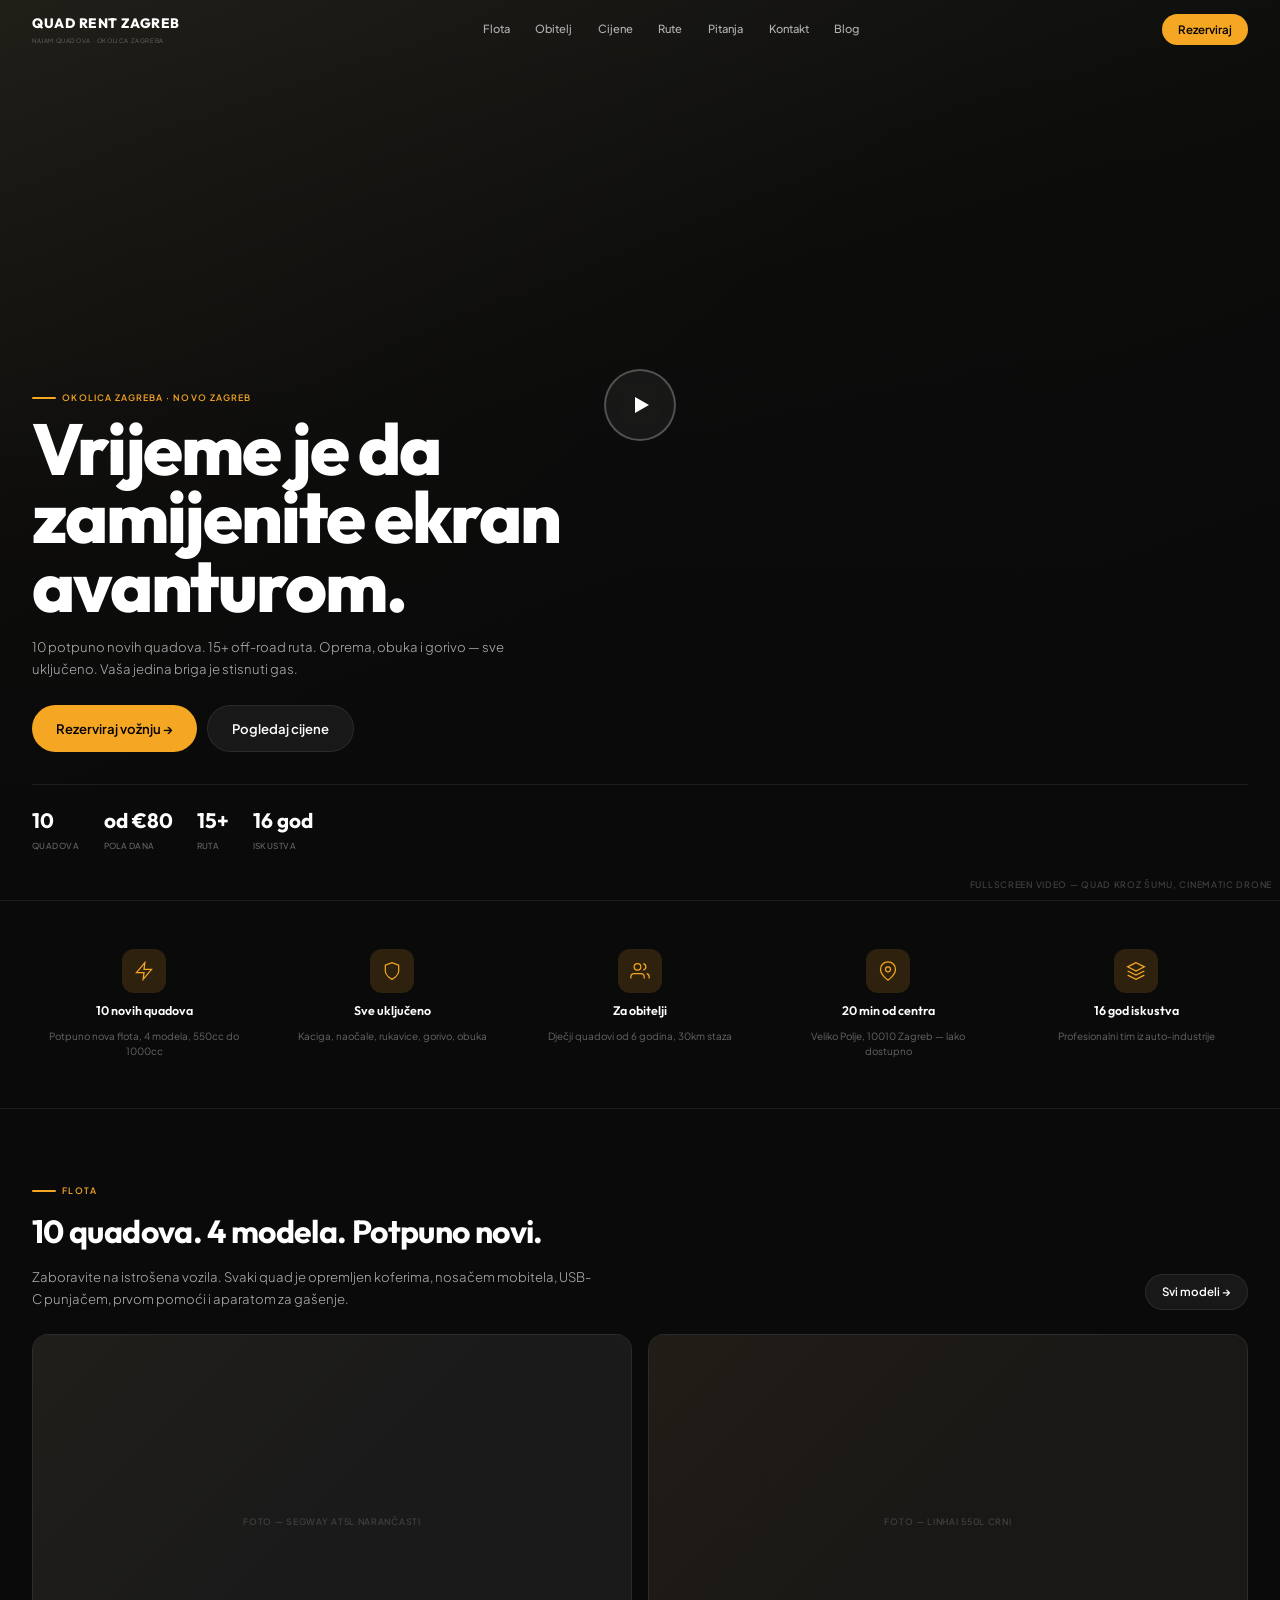
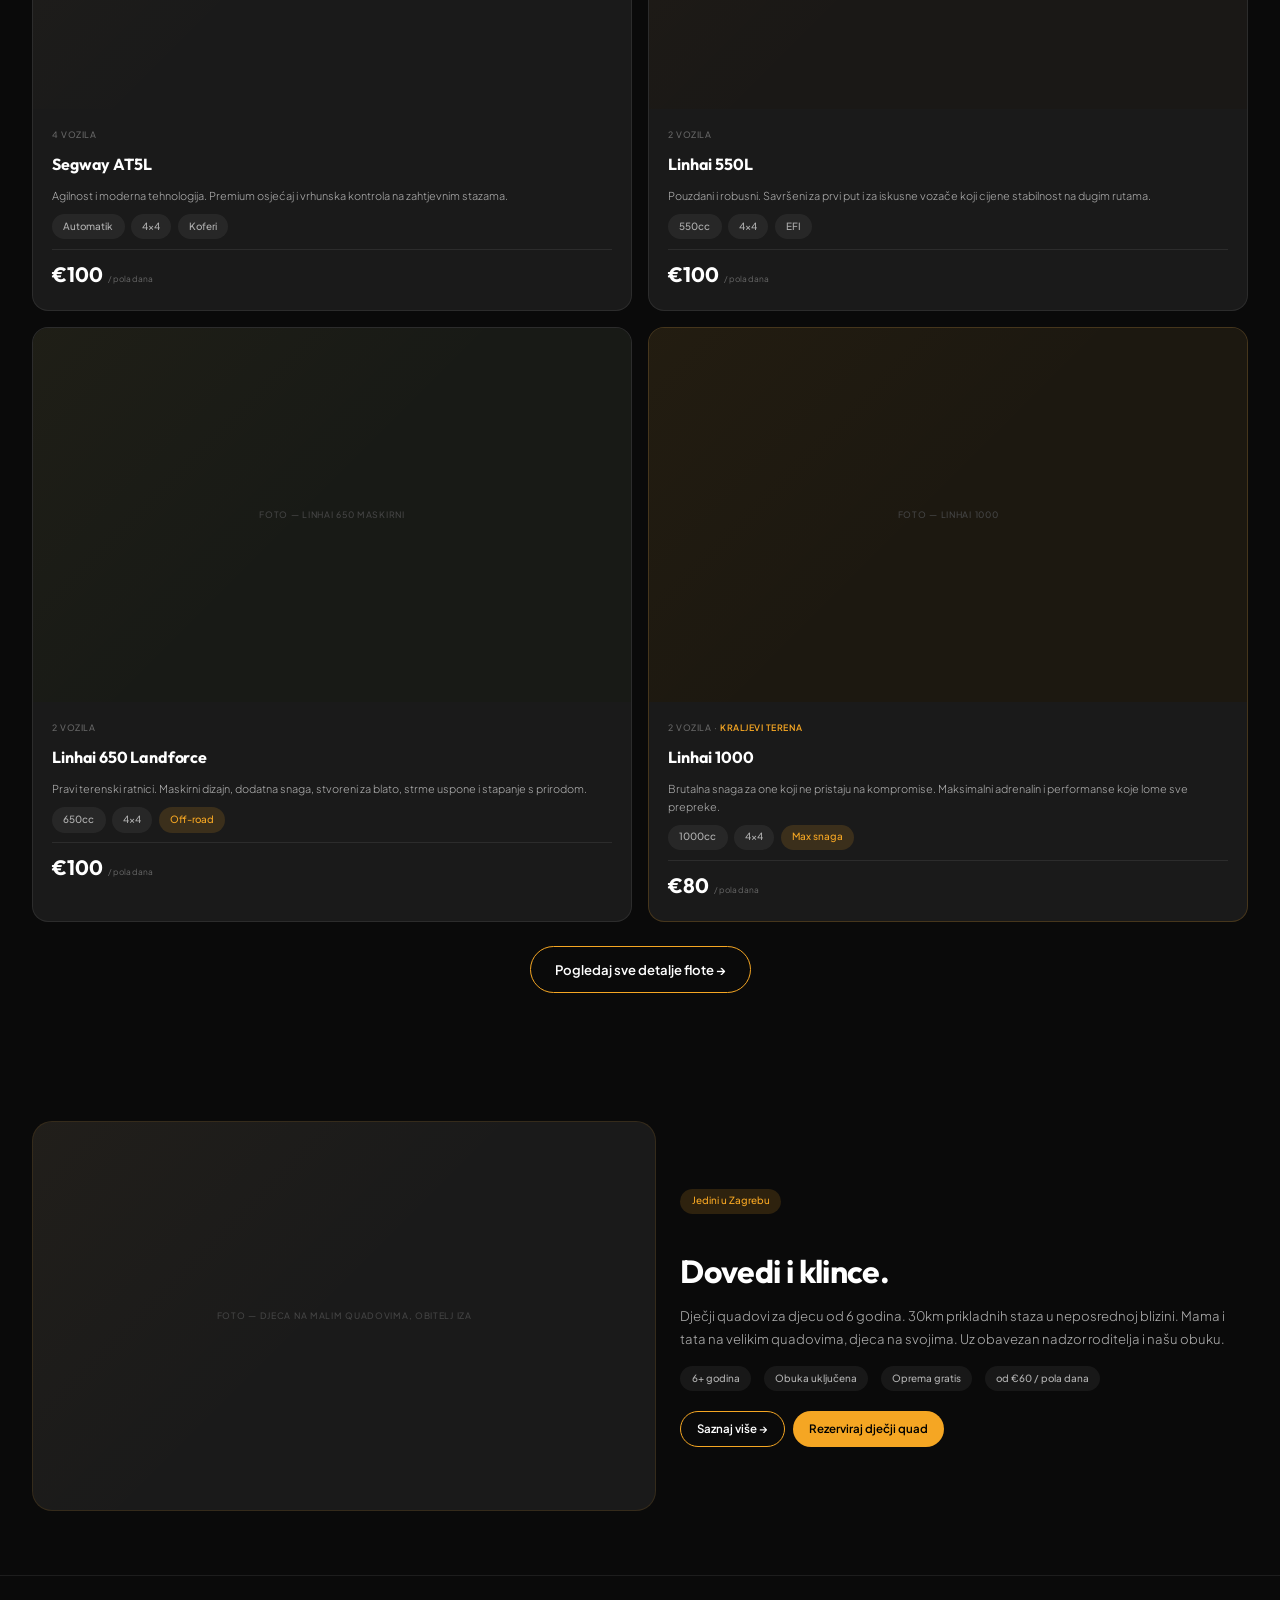
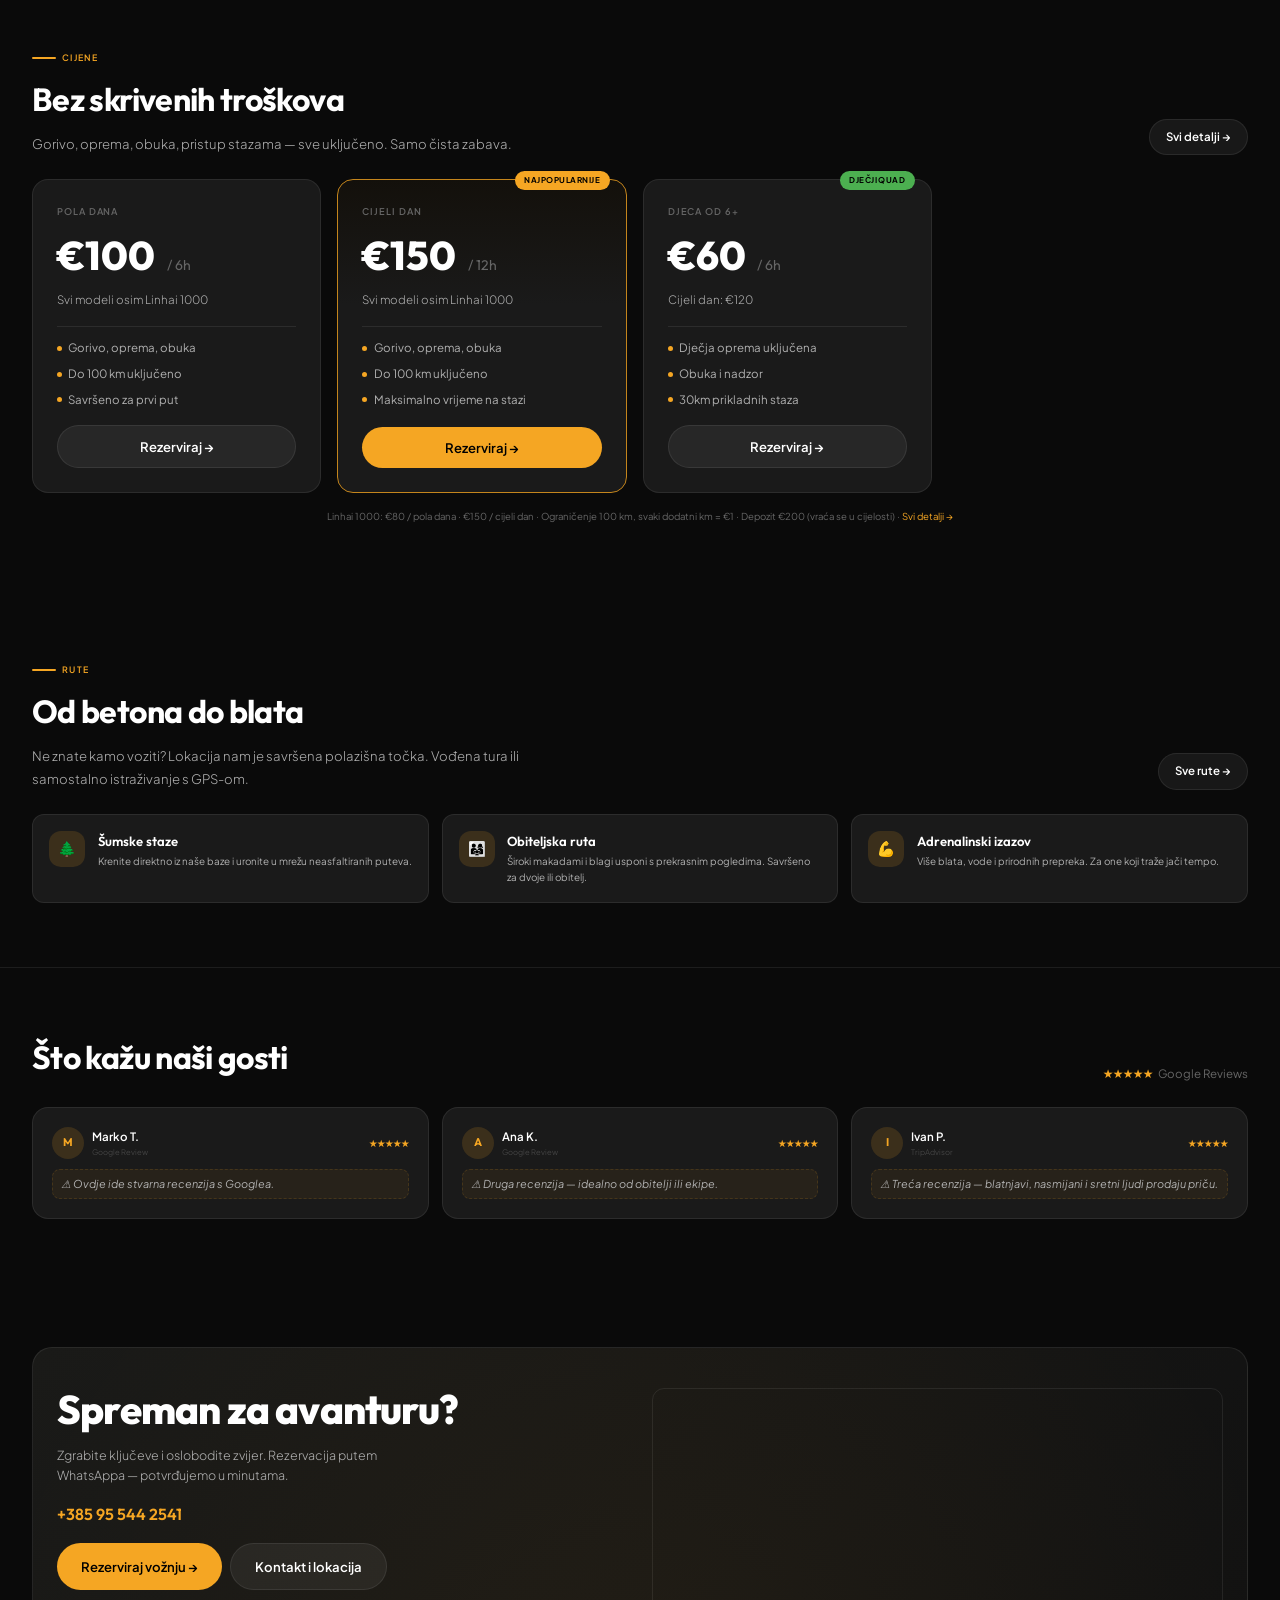
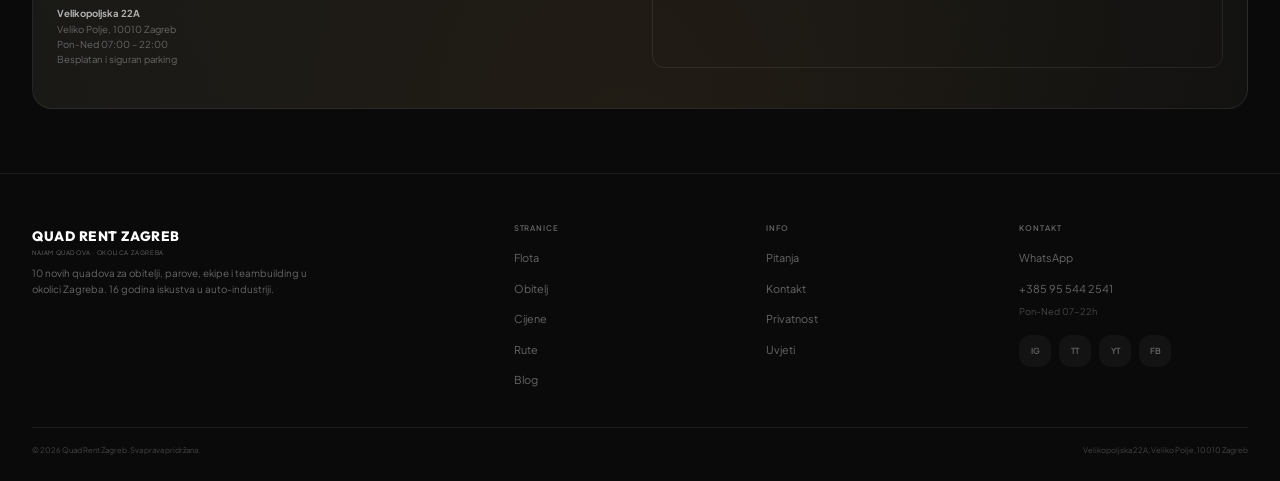
<file: index.html>
<!DOCTYPE html>
<html lang="hr">
<head>
<meta charset="UTF-8">
<meta name="viewport" content="width=device-width, initial-scale=1.0">
<meta name="description" content="Najam quadova Zagreb — 10 novih quadova, 15+ off-road ruta, dječji quadovi od 6 god. Oprema uključena, fleksibilni paketi. Rezervirajte putem WhatsAppa.">
<title>Quad Rent Zagreb — Najam quadova i off-road avanture</title>
<link rel="stylesheet" href="style.css">
</head>
<body>

<!-- MOBILE MENU -->
<div class="mobile-menu" id="mobileMenu">
  <a href="index.html" onclick="toggleMenu()">Početna</a>
  <a href="quad.html" onclick="toggleMenu()">Flota</a>
  <a href="obitelj.html" onclick="toggleMenu()">Obitelj</a>
  <a href="cijene.html" onclick="toggleMenu()">Cijene</a>
  <a href="rute.html" onclick="toggleMenu()">Rute</a>
  <a href="faq.html" onclick="toggleMenu()">Pitanja</a>
  <a href="kontakt.html" onclick="toggleMenu()">Kontakt</a>
  <a href="blog.html" onclick="toggleMenu()">Blog</a>
</div>

<!-- NAV -->
<nav class="nav" id="nav">
  <div class="container nav__inner">
    <a href="index.html" class="nav__logo">Quad Rent Zagreb<small>Najam quadova · okolica Zagreba</small></a>
    <div class="nav__links">
      <a href="quad.html">Flota</a>
      <a href="obitelj.html">Obitelj</a>
      <a href="cijene.html">Cijene</a>
      <a href="rute.html">Rute</a>
      <a href="faq.html">Pitanja</a>
      <a href="kontakt.html">Kontakt</a>
      <a href="blog.html">Blog</a>
    </div>
    <button class="btn btn--accent btn--sm nav__book" onclick="openBooking()">Rezerviraj</button>
    <button class="nav__hamburger" id="hamburger" onclick="toggleMenu()" aria-label="Izbornik"><span></span><span></span><span></span></button>
  </div>
</nav>

<!-- ═══ HERO ═══ -->
<section class="hero">
  <div class="hero__bg ph">
    <span class="hero__bg-label">Fullscreen video — quad kroz šumu, cinematic drone</span>
  </div>
  <div class="hero__play"></div>
  <div class="container hero__content">
    <div class="section-overline">Okolica Zagreba · Novo Zagreb</div>
    <h1 class="hero__headline" style="margin-top:0.6rem">Vrijeme je da<br>zamijenite ekran<br>avanturom.</h1>
    <p class="hero__sub">10 potpuno novih quadova. 15+ off-road ruta. Oprema, obuka i gorivo — sve uključeno. Vaša jedina briga je stisnuti gas.</p>
    <div class="hero__actions">
      <button class="btn btn--accent" onclick="openBooking()">Rezerviraj vožnju →</button>
      <a href="cijene.html" class="btn btn--ghost">Pogledaj cijene</a>
    </div>
    <div class="hero__stats">
      <div class="hero__stat"><div class="hero__stat-val">10</div><div class="hero__stat-label">Quadova</div></div>
      <div class="hero__stat"><div class="hero__stat-val">od €80</div><div class="hero__stat-label">Pola dana</div></div>
      <div class="hero__stat"><div class="hero__stat-val">15+</div><div class="hero__stat-label">Ruta</div></div>
      <div class="hero__stat"><div class="hero__stat-val">16 god</div><div class="hero__stat-label">Iskustva</div></div>
    </div>
  </div>
</section>

<!-- ═══ TRUST BAR ═══ -->
<section class="trust-bar reveal">
  <div class="container">
    <div class="trust-bar__grid">
      <div class="trust-bar__item">
        <div class="trust-bar__icon"><svg viewBox="0 0 24 24" fill="none" stroke="currentColor" stroke-width="1.5"><path d="M13 2L3 14h9l-1 8 10-12h-9l1-8z"/></svg></div>
        <div class="trust-bar__title">10 novih quadova</div>
        <div class="trust-bar__text">Potpuno nova flota, 4 modela, 550cc do 1000cc</div>
      </div>
      <div class="trust-bar__item">
        <div class="trust-bar__icon"><svg viewBox="0 0 24 24" fill="none" stroke="currentColor" stroke-width="1.5"><path d="M12 22s8-4 8-10V5l-8-3-8 3v7c0 6 8 10 8 10z"/></svg></div>
        <div class="trust-bar__title">Sve uključeno</div>
        <div class="trust-bar__text">Kaciga, naočale, rukavice, gorivo, obuka</div>
      </div>
      <div class="trust-bar__item">
        <div class="trust-bar__icon"><svg viewBox="0 0 24 24" fill="none" stroke="currentColor" stroke-width="1.5"><path d="M17 21v-2a4 4 0 00-4-4H5a4 4 0 00-4 4v2"/><circle cx="9" cy="7" r="4"/><path d="M23 21v-2a4 4 0 00-3-3.87"/><path d="M16 3.13a4 4 0 010 7.75"/></svg></div>
        <div class="trust-bar__title">Za obitelji</div>
        <div class="trust-bar__text">Dječji quadovi od 6 godina, 30km staza</div>
      </div>
      <div class="trust-bar__item">
        <div class="trust-bar__icon"><svg viewBox="0 0 24 24" fill="none" stroke="currentColor" stroke-width="1.5"><path d="M21 10c0 7-9 13-9 13s-9-6-9-13a9 9 0 0118 0z"/><circle cx="12" cy="10" r="3"/></svg></div>
        <div class="trust-bar__title">20 min od centra</div>
        <div class="trust-bar__text">Veliko Polje, 10010 Zagreb — lako dostupno</div>
      </div>
      <div class="trust-bar__item">
        <div class="trust-bar__icon"><svg viewBox="0 0 24 24" fill="none" stroke="currentColor" stroke-width="1.5"><path d="M12 2L2 7l10 5 10-5-10-5zM2 17l10 5 10-5M2 12l10 5 10-5"/></svg></div>
        <div class="trust-bar__title">16 god iskustva</div>
        <div class="trust-bar__text">Profesionalni tim iz auto-industrije</div>
      </div>
    </div>
  </div>
</section>

<!-- ═══ FLEET PREVIEW ═══ -->
<section class="page-section reveal">
  <div class="container">
    <div class="section-header">
      <div>
        <div class="section-overline">Flota</div>
        <h2 class="section-title mt-1">10 quadova. 4 modela. Potpuno novi.</h2>
        <p class="section-desc">Zaboravite na istrošena vozila. Svaki quad je opremljen koferima, nosačem mobitela, USB-C punjačem, prvom pomoći i aparatom za gašenje.</p>
      </div>
      <a href="quad.html" class="btn btn--ghost btn--sm">Svi modeli →</a>
    </div>
    <div class="fleet-grid">

      <!-- Segway AT5L -->
      <div class="fleet-card">
        <div class="fleet-card__img ph"><span>Foto — Segway AT5L narančasti</span></div>
        <div class="fleet-card__body">
          <div class="fleet-card__count">4 vozila</div>
          <div class="fleet-card__name">Segway AT5L</div>
          <div class="fleet-card__desc">Agilnost i moderna tehnologija. Premium osjećaj i vrhunska kontrola na zahtjevnim stazama.</div>
          <div class="fleet-card__specs">
            <span class="chip">Automatik</span>
            <span class="chip">4×4</span>
            <span class="chip">Koferi</span>
          </div>
          <div class="fleet-card__price">
            <span class="fleet-card__price-val">€100</span>
            <span class="fleet-card__price-label">/ pola dana</span>
          </div>
        </div>
      </div>

      <!-- Linhai 550L -->
      <div class="fleet-card">
        <div class="fleet-card__img ph" style="background:#1a1816"><span>Foto — Linhai 550L crni</span></div>
        <div class="fleet-card__body">
          <div class="fleet-card__count">2 vozila</div>
          <div class="fleet-card__name">Linhai 550L</div>
          <div class="fleet-card__desc">Pouzdani i robusni. Savršeni za prvi put i za iskusne vozače koji cijene stabilnost na dugim rutama.</div>
          <div class="fleet-card__specs">
            <span class="chip">550cc</span>
            <span class="chip">4×4</span>
            <span class="chip">EFI</span>
          </div>
          <div class="fleet-card__price">
            <span class="fleet-card__price-val">€100</span>
            <span class="fleet-card__price-label">/ pola dana</span>
          </div>
        </div>
      </div>

      <!-- Linhai 650 -->
      <div class="fleet-card">
        <div class="fleet-card__img ph" style="background:#181a16"><span>Foto — Linhai 650 maskirni</span></div>
        <div class="fleet-card__body">
          <div class="fleet-card__count">2 vozila</div>
          <div class="fleet-card__name">Linhai 650 Landforce</div>
          <div class="fleet-card__desc">Pravi terenski ratnici. Maskirni dizajn, dodatna snaga, stvoreni za blato, strme uspone i stapanje s prirodom.</div>
          <div class="fleet-card__specs">
            <span class="chip">650cc</span>
            <span class="chip">4×4</span>
            <span class="chip chip--accent">Off-road</span>
          </div>
          <div class="fleet-card__price">
            <span class="fleet-card__price-val">€100</span>
            <span class="fleet-card__price-label">/ pola dana</span>
          </div>
        </div>
      </div>

      <!-- Linhai 1000 -->
      <div class="fleet-card" style="border-color:rgba(245,166,35,0.2)">
        <div class="fleet-card__img ph" style="background:#1c1810"><span>Foto — Linhai 1000</span></div>
        <div class="fleet-card__body">
          <div class="fleet-card__count">2 vozila · <span style="color:var(--accent);font-weight:600">Kraljevi terena</span></div>
          <div class="fleet-card__name">Linhai 1000</div>
          <div class="fleet-card__desc">Brutalna snaga za one koji ne pristaju na kompromise. Maksimalni adrenalin i performanse koje lome sve prepreke.</div>
          <div class="fleet-card__specs">
            <span class="chip">1000cc</span>
            <span class="chip">4×4</span>
            <span class="chip chip--accent">Max snaga</span>
          </div>
          <div class="fleet-card__price">
            <span class="fleet-card__price-val">€80</span>
            <span class="fleet-card__price-label">/ pola dana</span>
          </div>
        </div>
      </div>

    </div>
    <div style="text-align:center;margin-top:1.5rem">
      <a href="quad.html" class="btn btn--outline">Pogledaj sve detalje flote →</a>
    </div>
  </div>
</section>

<!-- ═══ KIDS TEASER ═══ -->
<section class="page-section page-section--border reveal">
  <div class="container">
    <div style="display:grid;grid-template-columns:1fr;gap:1.5rem;align-items:center" class="kids-teaser-grid">
      <div class="ph" style="border-radius:var(--r-xl);overflow:hidden;min-height:280px;aspect-ratio:16/10;border:1px solid rgba(245,166,35,0.12)"><span>Foto — djeca na malim quadovima, obitelj iza</span></div>
      <div>
        <span class="chip chip--accent mb-2">Jedini u Zagrebu</span>
        <h2 class="section-title mt-2">Dovedi i klince.</h2>
        <p class="section-desc">Dječji quadovi za djecu od 6 godina. 30km prikladnih staza u neposrednoj blizini. Mama i tata na velikim quadovima, djeca na svojima. Uz obavezan nadzor roditelja i našu obuku.</p>
        <div style="display:flex;gap:0.8rem;flex-wrap:wrap;margin-top:1rem">
          <span class="chip">6+ godina</span>
          <span class="chip">Obuka uključena</span>
          <span class="chip">Oprema gratis</span>
          <span class="chip">od €60 / pola dana</span>
        </div>
        <div style="display:flex;gap:0.5rem;flex-wrap:wrap;margin-top:1.2rem">
          <a href="obitelj.html" class="btn btn--outline btn--sm">Saznaj više →</a>
          <button class="btn btn--accent btn--sm" onclick="openBooking('kids','half')">Rezerviraj dječji quad</button>
        </div>
      </div>
    </div>
  </div>
</section>

<!-- ═══ PRICING PREVIEW ═══ -->
<section class="page-section reveal">
  <div class="container">
    <div class="section-header">
      <div>
        <div class="section-overline">Cijene</div>
        <h2 class="section-title mt-1">Bez skrivenih troškova</h2>
        <p class="section-desc">Gorivo, oprema, obuka, pristup stazama — sve uključeno. Samo čista zabava.</p>
      </div>
      <a href="cijene.html" class="btn btn--ghost btn--sm">Svi detalji →</a>
    </div>
    <div class="pricing-grid">

      <div class="pricing-card">
        <div class="pricing-card__type">Pola dana</div>
        <div class="pricing-card__price">€100 <small>/ 6h</small></div>
        <div class="pricing-card__duration">Svi modeli osim Linhai 1000</div>
        <ul class="pricing-card__features">
          <li>Gorivo, oprema, obuka</li>
          <li>Do 100 km uključeno</li>
          <li>Savršeno za prvi put</li>
        </ul>
        <button class="btn btn--ghost btn--block" onclick="openBooking('standard','half')">Rezerviraj →</button>
      </div>

      <div class="pricing-card pricing-card--pop">
        <div class="pricing-card__badge">Najpopularnije</div>
        <div class="pricing-card__type">Cijeli dan</div>
        <div class="pricing-card__price">€150 <small>/ 12h</small></div>
        <div class="pricing-card__duration">Svi modeli osim Linhai 1000</div>
        <ul class="pricing-card__features">
          <li>Gorivo, oprema, obuka</li>
          <li>Do 100 km uključeno</li>
          <li>Maksimalno vrijeme na stazi</li>
        </ul>
        <button class="btn btn--accent btn--block" onclick="openBooking('standard','full')">Rezerviraj →</button>
      </div>

      <div class="pricing-card">
        <div class="pricing-card__badge" style="background:var(--success)">Dječji quad</div>
        <div class="pricing-card__type">Djeca od 6+</div>
        <div class="pricing-card__price">€60 <small>/ 6h</small></div>
        <div class="pricing-card__duration">Cijeli dan: €120</div>
        <ul class="pricing-card__features">
          <li>Dječja oprema uključena</li>
          <li>Obuka i nadzor</li>
          <li>30km prikladnih staza</li>
        </ul>
        <button class="btn btn--ghost btn--block" onclick="openBooking('kids','half')">Rezerviraj →</button>
      </div>

    </div>
    <p style="text-align:center;margin-top:1rem;font-size:0.6rem;color:var(--text-3)">Linhai 1000: €80 / pola dana · €150 / cijeli dan · Ograničenje 100 km, svaki dodatni km = €1 · Depozit €200 (vraća se u cijelosti) · <a href="cijene.html" style="color:var(--accent)">Svi detalji →</a></p>
  </div>
</section>

<!-- ═══ ROUTES TEASER ═══ -->
<section class="page-section page-section--border reveal">
  <div class="container">
    <div class="section-header">
      <div>
        <div class="section-overline">Rute</div>
        <h2 class="section-title mt-1">Od betona do blata</h2>
        <p class="section-desc">Ne znate kamo voziti? Lokacija nam je savršena polazišna točka. Vođena tura ili samostalno istraživanje s GPS-om.</p>
      </div>
      <a href="rute.html" class="btn btn--ghost btn--sm">Sve rute →</a>
    </div>
    <div class="grid-3">
      <div class="info-card">
        <div class="info-card__icon">🌲</div>
        <div>
          <div class="info-card__title">Šumske staze</div>
          <div class="info-card__text">Krenite direktno iz naše baze i uronite u mrežu neasfaltiranih puteva.</div>
        </div>
      </div>
      <div class="info-card">
        <div class="info-card__icon">👨‍👩‍👧</div>
        <div>
          <div class="info-card__title">Obiteljska ruta</div>
          <div class="info-card__text">Široki makadami i blagi usponi s prekrasnim pogledima. Savršeno za dvoje ili obitelj.</div>
        </div>
      </div>
      <div class="info-card">
        <div class="info-card__icon">💪</div>
        <div>
          <div class="info-card__title">Adrenalinski izazov</div>
          <div class="info-card__text">Više blata, vode i prirodnih prepreka. Za one koji traže jači tempo.</div>
        </div>
      </div>
    </div>
  </div>
</section>

<!-- ═══ REVIEWS ═══ -->
<section class="page-section reveal">
  <div class="container">
    <div class="section-header">
      <h2 class="section-title">Što kažu naši gosti</h2>
      <span class="section-sub" style="display:flex;align-items:center;gap:0.3rem">
        <span style="color:var(--accent)">★★★★★</span> Google Reviews
      </span>
    </div>
    <div class="grid-3">
      <div class="review-card">
        <div class="review-card__head">
          <div class="review-card__author"><div class="review-card__avatar">M</div><div><div class="review-card__name">Marko T.</div><div class="review-card__src">Google Review</div></div></div>
          <div class="review-card__stars">★★★★★</div>
        </div>
        <p class="review-card__text tbd">⚠ Ovdje ide stvarna recenzija s Googlea.</p>
      </div>
      <div class="review-card">
        <div class="review-card__head">
          <div class="review-card__author"><div class="review-card__avatar">A</div><div><div class="review-card__name">Ana K.</div><div class="review-card__src">Google Review</div></div></div>
          <div class="review-card__stars">★★★★★</div>
        </div>
        <p class="review-card__text tbd">⚠ Druga recenzija — idealno od obitelji ili ekipe.</p>
      </div>
      <div class="review-card">
        <div class="review-card__head">
          <div class="review-card__author"><div class="review-card__avatar">I</div><div><div class="review-card__name">Ivan P.</div><div class="review-card__src">TripAdvisor</div></div></div>
          <div class="review-card__stars">★★★★★</div>
        </div>
        <p class="review-card__text tbd">⚠ Treća recenzija — blatnjavi, nasmijani i sretni ljudi prodaju priču.</p>
      </div>
    </div>
  </div>
</section>

<!-- ═══ CTA BANNER ═══ -->
<section class="page-section reveal">
  <div class="container">
    <div class="cta-banner" style="display:grid;grid-template-columns:1fr;gap:1.5rem" id="cta-grid">
      <div style="display:flex;flex-direction:column;gap:1rem;position:relative">
        <h2 class="cta-banner__title">Spreman za avanturu?</h2>
        <p class="cta-banner__sub">Zgrabite ključeve i oslobodite zvijer. Rezervacija putem WhatsAppa — potvrđujemo u minutama.</p>
        <div class="cta-banner__phone">+385 95 544 2541</div>
        <div style="display:flex;gap:0.5rem;flex-wrap:wrap">
          <button class="btn btn--accent" onclick="openBooking()">Rezerviraj vožnju →</button>
          <a href="kontakt.html" class="btn btn--ghost">Kontakt i lokacija</a>
        </div>
        <div style="font-size:0.6rem;color:var(--text-3);line-height:1.6;position:relative">
          <strong style="color:var(--text-2)">Velikopoljska 22A</strong><br>
          Veliko Polje, 10010 Zagreb<br>
          Pon-Ned 07:00 – 22:00<br>
          Besplatan i siguran parking
        </div>
      </div>
      <div style="border-radius:var(--r-md);overflow:hidden;min-height:220px;border:1px solid var(--border)">
        <iframe src="https://www.google.com/maps/embed?pb=!1m18!1m12!1m3!1d5568.963136108243!2d16.012577275775804!3d45.74149081489528!2m3!1f0!2f0!3f0!3m2!1i1024!2i768!4f13.1!3m3!1m2!1s0x47667f6e2e41adf7%3A0xa85f0abc58bedd95!2sVelikopoljska%20ul.%2022a%2C%2010000%2C%20Veliko%20Polje%2C%20Croatia!5e0!3m2!1sen!2sus!4v1780252780141!5m2!1sen!2sus" width="100%" height="100%" style="border:0;min-height:220px;display:block;filter:saturate(0.3) brightness(0.8)" allowfullscreen loading="lazy"></iframe>
      </div>
    </div>
  </div>
</section>

<!-- ═══ BOOKING MODAL ═══ -->
<div class="modal-overlay" id="bookingModal" onclick="if(event.target===this)closeBooking()">
  <div class="modal">
    <button class="modal__close" onclick="closeBooking()" aria-label="Zatvori">✕</button>
    <div class="modal__title">Rezerviraj vožnju</div>
    <div class="modal__sub">Odaberi opcije i pošalji nam WhatsApp poruku</div>
    <div class="modal__group">
      <label class="modal__label">Tip quada</label>
      <div class="modal__toggle modal__toggle--3" id="typeToggle">
        <button class="modal__toggle-btn active" data-type="standard" onclick="setType('standard')">Standard<span class="toggle-price">550-650cc</span></button>
        <button class="modal__toggle-btn" data-type="linhai1000" onclick="setType('linhai1000')">Linhai 1000<span class="toggle-price">1000cc</span></button>
        <button class="modal__toggle-btn" data-type="kids" onclick="setType('kids')">Dječji<span class="toggle-price">6+ god</span></button>
      </div>
    </div>
    <div class="modal__group">
      <label class="modal__label">Trajanje</label>
      <div class="modal__toggle" id="durationToggle">
        <button class="modal__toggle-btn active" data-dur="half" onclick="setDuration('half')">Pola dana<span class="toggle-price" id="halfPrice">€100</span></button>
        <button class="modal__toggle-btn" data-dur="full" onclick="setDuration('full')">Cijeli dan<span class="toggle-price" id="fullPrice">€150</span></button>
      </div>
    </div>
    <div class="modal__group">
      <label class="modal__label">Datum</label>
      <input type="date" class="modal__input" id="bookDate">
    </div>
    <div class="modal__group">
      <label class="modal__label">Broj quadova</label>
      <div class="modal__stepper">
        <button class="modal__stepper-btn" onclick="changeCount(-1)">−</button>
        <span class="modal__stepper-val" id="countVal">1</span>
        <button class="modal__stepper-btn" onclick="changeCount(1)">+</button>
      </div>
    </div>
    <div class="modal__summary">
      <div class="modal__summary-row"><span>Quad</span><span id="sumType">Quad (Segway / Linhai 550 / 650)</span></div>
      <div class="modal__summary-row"><span>Trajanje</span><span id="sumDur">Pola dana (6h)</span></div>
      <div class="modal__summary-row"><span>Quadova</span><span id="sumCount">1</span></div>
      <div class="modal__summary-total"><span>Ukupno</span><span id="sumTotal">€100</span></div>
    </div>
    <button class="btn btn--accent btn--block" onclick="sendWhatsApp()" style="padding:0.85rem;font-size:0.85rem">
      <svg viewBox="0 0 24 24" fill="currentColor" style="width:18px;height:18px"><path d="M17.472 14.382c-.297-.149-1.758-.867-2.03-.967-.273-.099-.471-.148-.67.15-.197.297-.767.966-.94 1.164-.173.199-.347.223-.644.075-.297-.15-1.255-.463-2.39-1.475-.883-.788-1.48-1.761-1.653-2.059-.173-.297-.018-.458.13-.606.134-.133.298-.347.446-.52.149-.174.198-.298.298-.497.099-.198.05-.371-.025-.52-.075-.149-.669-1.612-.916-2.207-.242-.579-.487-.5-.669-.51-.173-.008-.371-.01-.57-.01-.198 0-.52.074-.792.372-.272.297-1.04 1.016-1.04 2.479 0 1.462 1.065 2.875 1.213 3.074.149.198 2.096 3.2 5.077 4.487.709.306 1.262.489 1.694.625.712.227 1.36.195 1.871.118.571-.085 1.758-.719 2.006-1.413.248-.694.248-1.289.173-1.413-.074-.124-.272-.198-.57-.347z"/><path d="M12 0C5.373 0 0 5.373 0 12c0 2.625.846 5.059 2.284 7.034L.789 23.492a.5.5 0 00.61.61l4.458-1.495A11.952 11.952 0 0012 24c6.627 0 12-5.373 12-12S18.627 0 12 0zm0 22c-2.317 0-4.46-.768-6.184-2.064l-.432-.326-2.642.886.886-2.642-.326-.432A9.96 9.96 0 012 12C2 6.477 6.477 2 12 2s10 4.477 10 10-4.477 10-10 10z"/></svg>
      Pošalji WhatsApp poruku
    </button>
    <p class="modal__note">Poruka se otvara u WhatsAppu s vašim odabirom. Potvrđujemo u minutama.</p>
  </div>
</div>

<!-- ═══ FOOTER ═══ -->
<footer class="footer">
  <div class="container">
    <div class="footer__top">
      <div class="footer__brand">
        <a href="index.html" class="nav__logo">Quad Rent Zagreb<small>Najam quadova · okolica Zagreba</small></a>
        <p>10 novih quadova za obitelji, parove, ekipe i teambuilding u okolici Zagreba. 16 godina iskustva u auto-industriji.</p>
      </div>
      <div>
        <div class="footer__col-title">Stranice</div>
        <ul class="footer__links">
          <li><a href="quad.html">Flota</a></li>
          <li><a href="obitelj.html">Obitelj</a></li>
          <li><a href="cijene.html">Cijene</a></li>
          <li><a href="rute.html">Rute</a></li>
          <li><a href="blog.html">Blog</a></li>
        </ul>
      </div>
      <div>
        <div class="footer__col-title">Info</div>
        <ul class="footer__links">
          <li><a href="faq.html">Pitanja</a></li>
          <li><a href="kontakt.html">Kontakt</a></li>
          <li><a href="#">Privatnost</a></li>
          <li><a href="#">Uvjeti</a></li>
        </ul>
      </div>
      <div>
        <div class="footer__col-title">Kontakt</div>
        <ul class="footer__links">
          <li><a href="https://wa.me/385955442541">WhatsApp</a></li>
          <li><a href="tel:+385955442541">+385 95 544 2541</a></li>
          <li style="font-size:0.58rem;color:var(--text-4);margin-top:0.3rem">Pon-Ned 07-22h</li>
        </ul>
        <div class="footer__socials mt-2">
          <a href="#">IG</a><a href="#">TT</a><a href="#">YT</a><a href="#">FB</a>
        </div>
      </div>
    </div>
    <div class="footer__bottom">
      <p>© 2026 Quad Rent Zagreb. Sva prava pridržana.</p>
      <p>Velikopoljska 22A, Veliko Polje, 10010 Zagreb</p>
    </div>
  </div>
</footer>

<script src="main.js"></script>
<!-- CTA grid responsive -->
<style>
  .kids-teaser-grid{grid-template-columns:1fr !important}
  @media(min-width:700px){
    .kids-teaser-grid{grid-template-columns:1.1fr 1fr !important}
    #cta-grid{grid-template-columns:1fr 1fr !important}
  }
</style>
</body>
</html>
</file>
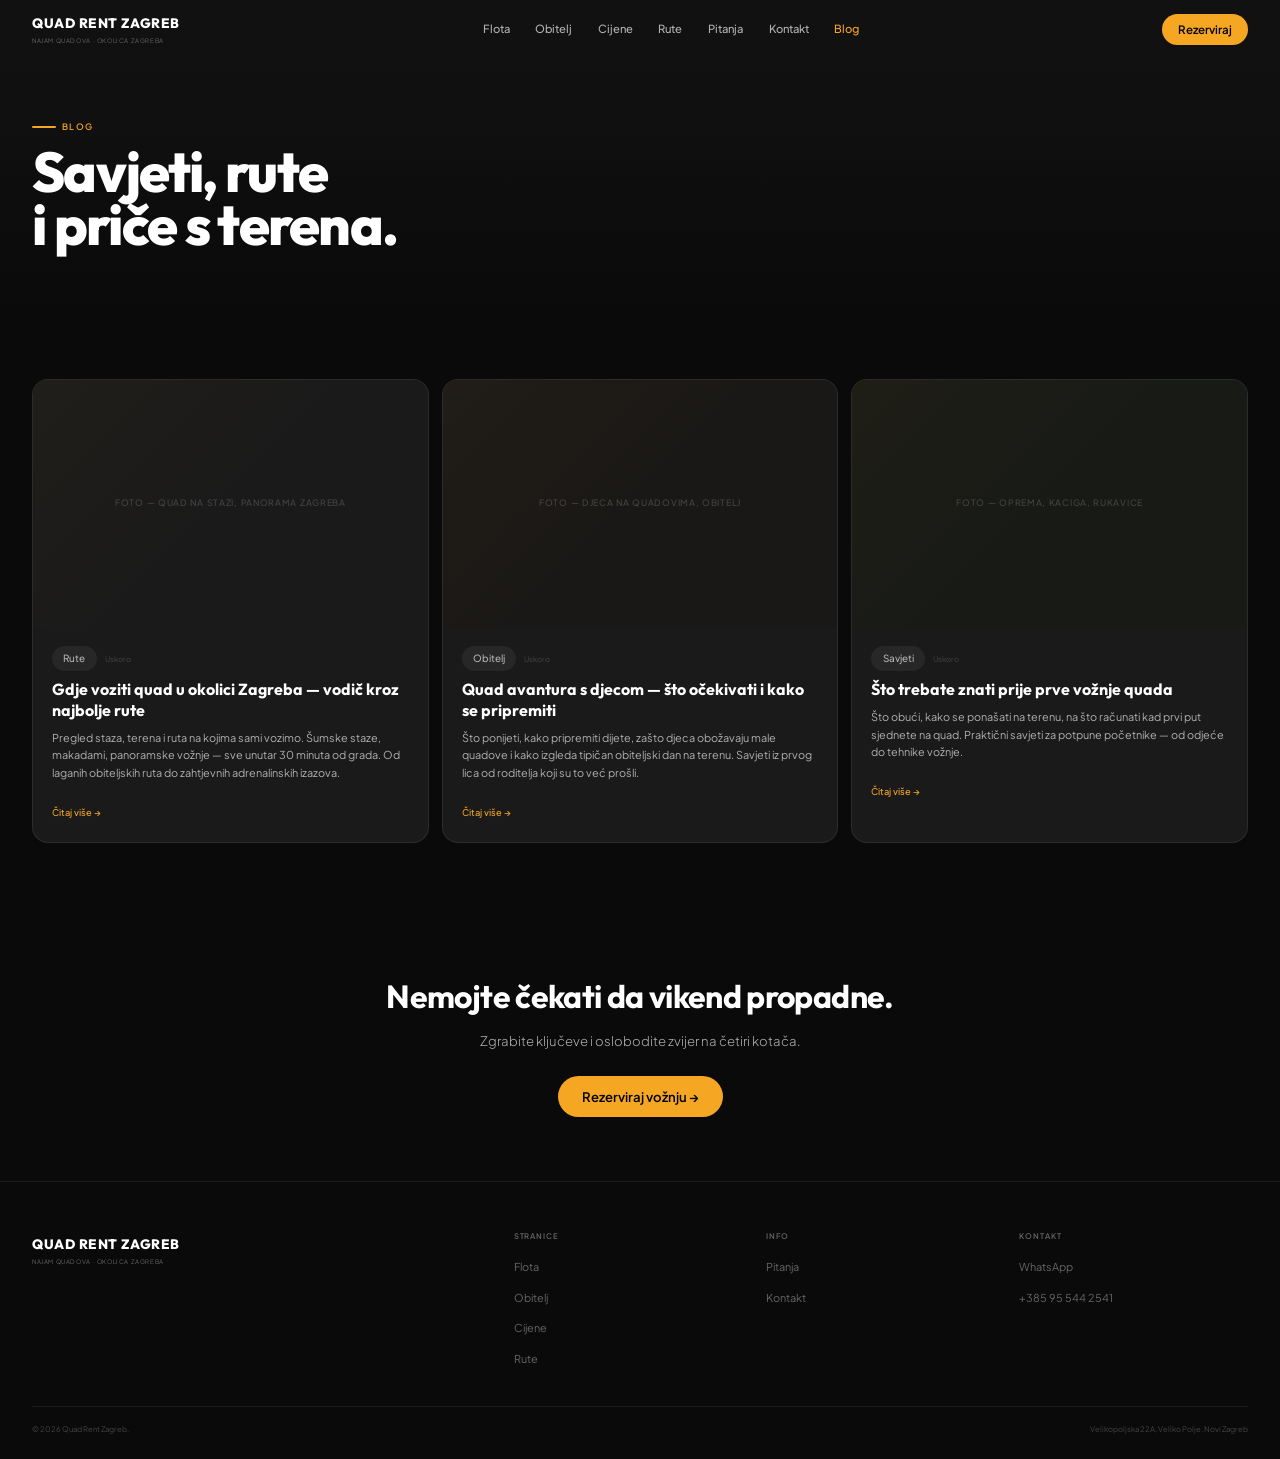
<file: blog.html>
<!DOCTYPE html>
<html lang="hr">
<head>
<meta charset="UTF-8">
<meta name="viewport" content="width=device-width, initial-scale=1.0">
<meta name="description" content="Blog Quad Rent Zagreb — savjeti za quad vožnju, najbolje rute u okolici Zagreba, quad avantura s djecom.">
<title>Blog — Quad Rent Zagreb</title>
<link rel="stylesheet" href="style.css">
</head>
<body>

<div class="mobile-menu" id="mobileMenu"><a href="index.html" onclick="toggleMenu()">Početna</a><a href="quad.html" onclick="toggleMenu()">Flota</a><a href="obitelj.html" onclick="toggleMenu()">Obitelj</a><a href="cijene.html" onclick="toggleMenu()">Cijene</a><a href="rute.html" onclick="toggleMenu()">Rute</a><a href="faq.html" onclick="toggleMenu()">Pitanja</a><a href="kontakt.html" onclick="toggleMenu()">Kontakt</a><a href="blog.html" onclick="toggleMenu()">Blog</a></div>
<nav class="nav" id="nav"><div class="container nav__inner"><a href="index.html" class="nav__logo">Quad Rent Zagreb<small>Najam quadova · okolica Zagreba</small></a><div class="nav__links"><a href="quad.html">Flota</a><a href="obitelj.html">Obitelj</a><a href="cijene.html">Cijene</a><a href="rute.html">Rute</a><a href="faq.html">Pitanja</a><a href="kontakt.html">Kontakt</a><a href="blog.html" class="active">Blog</a></div><button class="btn btn--accent btn--sm nav__book" onclick="openBooking()">Rezerviraj</button><button class="nav__hamburger" id="hamburger" onclick="toggleMenu()" aria-label="Izbornik"><span></span><span></span><span></span></button></div></nav>

<section class="hero hero--short" style="min-height:35vh;min-height:35svh">
  <div class="hero__bg" style="background:var(--bg-alt)"></div>
  <div class="container hero__content">
    <div class="section-overline">Blog</div>
    <h1 class="hero__headline" style="margin-top:0.6rem;font-size:clamp(1.8rem,5vw,3.5rem)">Savjeti, rute<br>i priče s terena.</h1>
  </div>
</section>

<section class="page-section reveal">
  <div class="container">
    <div class="grid-3">

      <!-- ARTICLE 1 -->
      <article class="card" style="overflow:hidden">
        <div class="ph" style="aspect-ratio:16/10;min-height:200px"><span>Foto — quad na stazi, panorama Zagreba</span></div>
        <div style="padding:1.2rem;display:flex;flex-direction:column;gap:0.5rem">
          <div style="display:flex;gap:0.5rem;align-items:center">
            <span class="chip">Rute</span>
            <span style="font-size:0.48rem;color:var(--text-4)">Uskoro</span>
          </div>
          <h2 style="font-family:var(--font-d);font-weight:700;font-size:1rem;line-height:1.3">Gdje voziti quad u okolici Zagreba — vodič kroz najbolje rute</h2>
          <p style="font-size:0.68rem;color:var(--text-2);line-height:1.6">Pregled staza, terena i ruta na kojima sami vozimo. Šumske staze, makadami, panoramske vožnje — sve unutar 30 minuta od grada. Od laganih obiteljskih ruta do zahtjevnih adrenalinskih izazova.</p>
          <div style="margin-top:auto;padding-top:0.5rem">
            <span style="font-size:0.58rem;color:var(--accent);font-weight:500;cursor:pointer">Čitaj više →</span>
          </div>
        </div>
      </article>

      <!-- ARTICLE 2 -->
      <article class="card" style="overflow:hidden">
        <div class="ph" style="aspect-ratio:16/10;min-height:200px;background:#1a1816"><span>Foto — djeca na quadovima, obitelj</span></div>
        <div style="padding:1.2rem;display:flex;flex-direction:column;gap:0.5rem">
          <div style="display:flex;gap:0.5rem;align-items:center">
            <span class="chip">Obitelj</span>
            <span style="font-size:0.48rem;color:var(--text-4)">Uskoro</span>
          </div>
          <h2 style="font-family:var(--font-d);font-weight:700;font-size:1rem;line-height:1.3">Quad avantura s djecom — što očekivati i kako se pripremiti</h2>
          <p style="font-size:0.68rem;color:var(--text-2);line-height:1.6">Što ponijeti, kako pripremiti dijete, zašto djeca obožavaju male quadove i kako izgleda tipičan obiteljski dan na terenu. Savjeti iz prvog lica od roditelja koji su to već prošli.</p>
          <div style="margin-top:auto;padding-top:0.5rem">
            <span style="font-size:0.58rem;color:var(--accent);font-weight:500;cursor:pointer">Čitaj više →</span>
          </div>
        </div>
      </article>

      <!-- ARTICLE 3 -->
      <article class="card" style="overflow:hidden">
        <div class="ph" style="aspect-ratio:16/10;min-height:200px;background:#181a16"><span>Foto — oprema, kaciga, rukavice</span></div>
        <div style="padding:1.2rem;display:flex;flex-direction:column;gap:0.5rem">
          <div style="display:flex;gap:0.5rem;align-items:center">
            <span class="chip">Savjeti</span>
            <span style="font-size:0.48rem;color:var(--text-4)">Uskoro</span>
          </div>
          <h2 style="font-family:var(--font-d);font-weight:700;font-size:1rem;line-height:1.3">Što trebate znati prije prve vožnje quada</h2>
          <p style="font-size:0.68rem;color:var(--text-2);line-height:1.6">Što obući, kako se ponašati na terenu, na što računati kad prvi put sjednete na quad. Praktični savjeti za potpune početnike — od odjeće do tehnike vožnje.</p>
          <div style="margin-top:auto;padding-top:0.5rem">
            <span style="font-size:0.58rem;color:var(--accent);font-weight:500;cursor:pointer">Čitaj više →</span>
          </div>
        </div>
      </article>

    </div>
  </div>
</section>

<!-- CTA -->
<section class="page-section reveal">
  <div class="container" style="text-align:center">
    <h2 class="section-title">Nemojte čekati da vikend propadne.</h2>
    <p class="section-desc" style="margin:0.5rem auto 1.5rem;text-align:center">Zgrabite ključeve i oslobodite zvijer na četiri kotača.</p>
    <button class="btn btn--accent" onclick="openBooking()">Rezerviraj vožnju →</button>
  </div>
</section>

<div class="modal-overlay" id="bookingModal" onclick="if(event.target===this)closeBooking()"><div class="modal"><button class="modal__close" onclick="closeBooking()">✕</button><div class="modal__title">Rezerviraj vožnju</div><div class="modal__sub">Odaberi opcije i pošalji nam WhatsApp poruku</div><div class="modal__group"><label class="modal__label">Tip quada</label><div class="modal__toggle modal__toggle--3" id="typeToggle"><button class="modal__toggle-btn active" data-type="standard" onclick="setType('standard')">Standard<span class="toggle-price">550-650cc</span></button><button class="modal__toggle-btn" data-type="linhai1000" onclick="setType('linhai1000')">Linhai 1000<span class="toggle-price">1000cc</span></button><button class="modal__toggle-btn" data-type="kids" onclick="setType('kids')">Dječji<span class="toggle-price">6+ god</span></button></div></div><div class="modal__group"><label class="modal__label">Trajanje</label><div class="modal__toggle" id="durationToggle"><button class="modal__toggle-btn active" data-dur="half" onclick="setDuration('half')">Pola dana<span class="toggle-price" id="halfPrice">€100</span></button><button class="modal__toggle-btn" data-dur="full" onclick="setDuration('full')">Cijeli dan<span class="toggle-price" id="fullPrice">€150</span></button></div></div><div class="modal__group"><label class="modal__label">Datum</label><input type="date" class="modal__input" id="bookDate"></div><div class="modal__group"><label class="modal__label">Broj quadova</label><div class="modal__stepper"><button class="modal__stepper-btn" onclick="changeCount(-1)">−</button><span class="modal__stepper-val" id="countVal">1</span><button class="modal__stepper-btn" onclick="changeCount(1)">+</button></div></div><div class="modal__summary"><div class="modal__summary-row"><span>Quad</span><span id="sumType">Quad (Segway / Linhai 550 / 650)</span></div><div class="modal__summary-row"><span>Trajanje</span><span id="sumDur">Pola dana (6h)</span></div><div class="modal__summary-row"><span>Quadova</span><span id="sumCount">1</span></div><div class="modal__summary-total"><span>Ukupno</span><span id="sumTotal">€100</span></div></div><button class="btn btn--accent btn--block" onclick="sendWhatsApp()" style="padding:0.85rem">Pošalji WhatsApp poruku</button><p class="modal__note">Potvrđujemo u minutama.</p></div></div>

<footer class="footer"><div class="container"><div class="footer__top"><div class="footer__brand"><a href="index.html" class="nav__logo">Quad Rent Zagreb<small>Najam quadova · okolica Zagreba</small></a></div><div><div class="footer__col-title">Stranice</div><ul class="footer__links"><li><a href="quad.html">Flota</a></li><li><a href="obitelj.html">Obitelj</a></li><li><a href="cijene.html">Cijene</a></li><li><a href="rute.html">Rute</a></li></ul></div><div><div class="footer__col-title">Info</div><ul class="footer__links"><li><a href="faq.html">Pitanja</a></li><li><a href="kontakt.html">Kontakt</a></li></ul></div><div><div class="footer__col-title">Kontakt</div><ul class="footer__links"><li><a href="https://wa.me/385955442541">WhatsApp</a></li><li><a href="tel:+385955442541">+385 95 544 2541</a></li></ul></div></div><div class="footer__bottom"><p>© 2026 Quad Rent Zagreb.</p><p>Velikopoljska 22A, Veliko Polje, Novi Zagreb</p></div></div></footer>
<script src="main.js"></script>
</body>
</html>
</file>
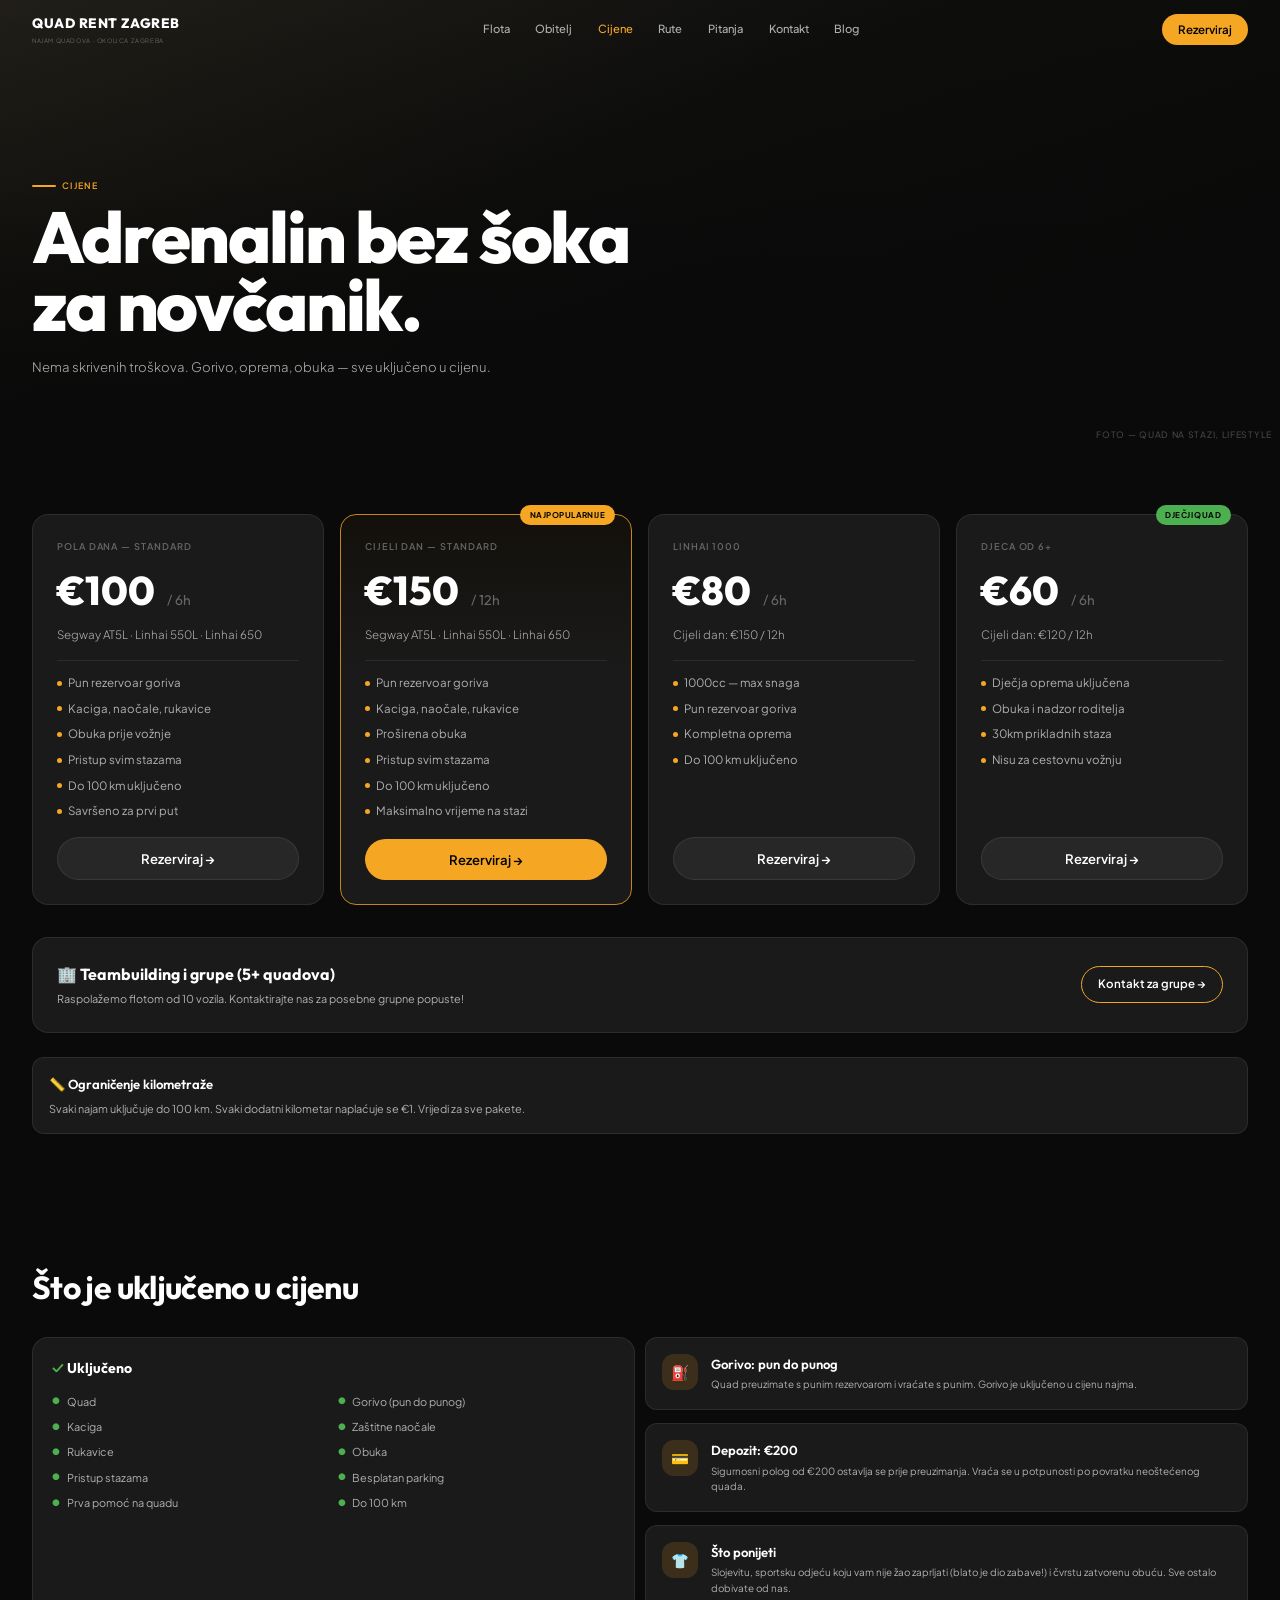
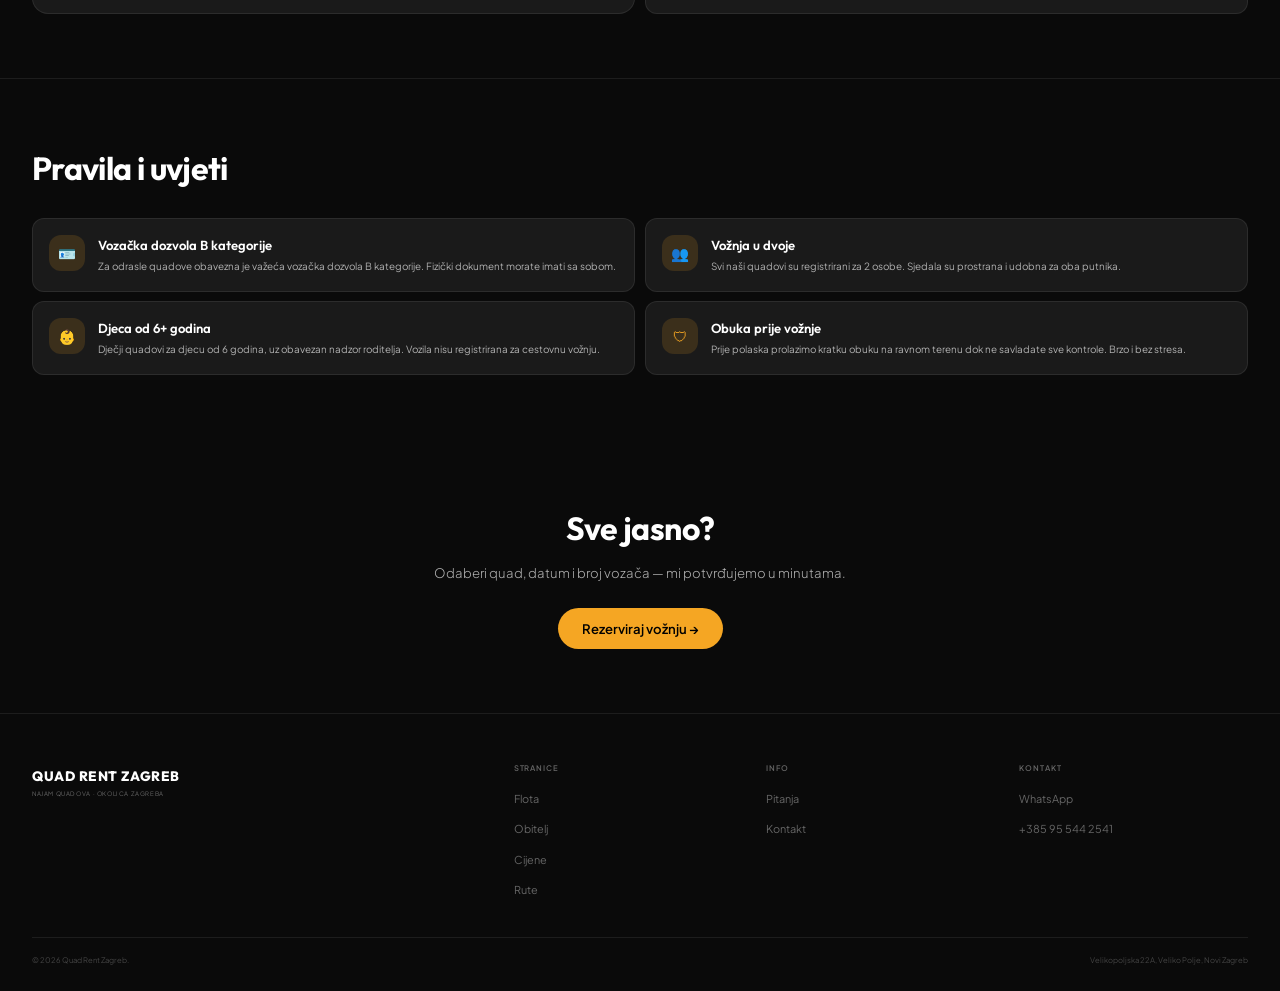
<file: cijene.html>
<!DOCTYPE html>
<html lang="hr">
<head>
<meta charset="UTF-8">
<meta name="viewport" content="width=device-width, initial-scale=1.0">
<meta name="description" content="Cijene najma quadova Zagreb — od €80 pola dana. Gorivo, oprema i obuka uključeni. Bez skrivenih troškova.">
<title>Cijene — Quad Rent Zagreb</title>
<link rel="stylesheet" href="style.css">
</head>
<body>

<div class="mobile-menu" id="mobileMenu"><a href="index.html" onclick="toggleMenu()">Početna</a><a href="quad.html" onclick="toggleMenu()">Flota</a><a href="obitelj.html" onclick="toggleMenu()">Obitelj</a><a href="cijene.html" onclick="toggleMenu()">Cijene</a><a href="rute.html" onclick="toggleMenu()">Rute</a><a href="faq.html" onclick="toggleMenu()">Pitanja</a><a href="kontakt.html" onclick="toggleMenu()">Kontakt</a><a href="blog.html" onclick="toggleMenu()">Blog</a></div>

<nav class="nav" id="nav"><div class="container nav__inner"><a href="index.html" class="nav__logo">Quad Rent Zagreb<small>Najam quadova · okolica Zagreba</small></a><div class="nav__links"><a href="quad.html">Flota</a><a href="obitelj.html">Obitelj</a><a href="cijene.html" class="active">Cijene</a><a href="rute.html">Rute</a><a href="faq.html">Pitanja</a><a href="kontakt.html">Kontakt</a><a href="blog.html">Blog</a></div><button class="btn btn--accent btn--sm nav__book" onclick="openBooking()">Rezerviraj</button><button class="nav__hamburger" id="hamburger" onclick="toggleMenu()" aria-label="Izbornik"><span></span><span></span><span></span></button></div></nav>

<!-- HERO -->
<section class="hero hero--short">
  <div class="hero__bg ph"><span class="hero__bg-label">Foto — quad na stazi, lifestyle</span></div>
  <div class="container hero__content">
    <div class="section-overline">Cijene</div>
    <h1 class="hero__headline" style="margin-top:0.6rem">Adrenalin bez šoka<br>za novčanik.</h1>
    <p class="hero__sub">Nema skrivenih troškova. Gorivo, oprema, obuka — sve uključeno u cijenu.</p>
  </div>
</section>

<!-- PRICING CARDS -->
<section class="page-section reveal">
  <div class="container">
    <div class="pricing-grid" style="max-width:100%">

      <div class="pricing-card">
        <div class="pricing-card__type">Pola dana — Standard</div>
        <div class="pricing-card__price">€100 <small>/ 6h</small></div>
        <div class="pricing-card__duration">Segway AT5L · Linhai 550L · Linhai 650</div>
        <ul class="pricing-card__features">
          <li>Pun rezervoar goriva</li>
          <li>Kaciga, naočale, rukavice</li>
          <li>Obuka prije vožnje</li>
          <li>Pristup svim stazama</li>
          <li>Do 100 km uključeno</li>
          <li>Savršeno za prvi put</li>
        </ul>
        <button class="btn btn--ghost btn--block" onclick="openBooking('standard','half')">Rezerviraj →</button>
      </div>

      <div class="pricing-card pricing-card--pop">
        <div class="pricing-card__badge">Najpopularnije</div>
        <div class="pricing-card__type">Cijeli dan — Standard</div>
        <div class="pricing-card__price">€150 <small>/ 12h</small></div>
        <div class="pricing-card__duration">Segway AT5L · Linhai 550L · Linhai 650</div>
        <ul class="pricing-card__features">
          <li>Pun rezervoar goriva</li>
          <li>Kaciga, naočale, rukavice</li>
          <li>Proširena obuka</li>
          <li>Pristup svim stazama</li>
          <li>Do 100 km uključeno</li>
          <li>Maksimalno vrijeme na stazi</li>
        </ul>
        <button class="btn btn--accent btn--block" onclick="openBooking('standard','full')">Rezerviraj →</button>
      </div>

      <div class="pricing-card">
        <div class="pricing-card__type">Linhai 1000</div>
        <div class="pricing-card__price">€80 <small>/ 6h</small></div>
        <div class="pricing-card__duration">Cijeli dan: €150 / 12h</div>
        <ul class="pricing-card__features">
          <li>1000cc — max snaga</li>
          <li>Pun rezervoar goriva</li>
          <li>Kompletna oprema</li>
          <li>Do 100 km uključeno</li>
        </ul>
        <button class="btn btn--ghost btn--block" onclick="openBooking('linhai1000','half')">Rezerviraj →</button>
      </div>

      <div class="pricing-card">
        <div class="pricing-card__badge" style="background:var(--success)">Dječji quad</div>
        <div class="pricing-card__type">Djeca od 6+</div>
        <div class="pricing-card__price">€60 <small>/ 6h</small></div>
        <div class="pricing-card__duration">Cijeli dan: €120 / 12h</div>
        <ul class="pricing-card__features">
          <li>Dječja oprema uključena</li>
          <li>Obuka i nadzor roditelja</li>
          <li>30km prikladnih staza</li>
          <li>Nisu za cestovnu vožnju</li>
        </ul>
        <button class="btn btn--ghost btn--block" onclick="openBooking('kids','half')">Rezerviraj →</button>
      </div>

    </div>

    <!-- Teambuilding -->
    <div class="card mt-4" style="padding:1.5rem;display:flex;gap:1rem;flex-wrap:wrap;align-items:center;justify-content:space-between">
      <div>
        <div style="font-family:var(--font-d);font-weight:700;font-size:1rem;margin-bottom:0.2rem">🏢 Teambuilding i grupe (5+ quadova)</div>
        <div style="font-size:0.68rem;color:var(--text-2)">Raspolažemo flotom od 10 vozila. Kontaktirajte nas za posebne grupne popuste!</div>
      </div>
      <a href="https://wa.me/385955442541" target="_blank" rel="noopener" class="btn btn--outline btn--sm">Kontakt za grupe →</a>
    </div>

    <!-- Km limit -->
    <div style="margin-top:1.5rem;padding:1rem;background:var(--bg-card);border:1px solid var(--border);border-radius:var(--r-md)">
      <div style="font-family:var(--font-d);font-weight:600;font-size:0.82rem;margin-bottom:0.3rem">📏 Ograničenje kilometraže</div>
      <div style="font-size:0.68rem;color:var(--text-2);line-height:1.6">Svaki najam uključuje do 100 km. Svaki dodatni kilometar naplaćuje se €1. Vrijedi za sve pakete.</div>
    </div>
  </div>
</section>

<!-- ŠTO JE UKLJUČENO -->
<section class="page-section page-section--border reveal">
  <div class="container">
    <h2 class="section-title mb-3">Što je uključeno u cijenu</h2>
    <div class="grid-2">

      <div style="background:var(--bg-card);border:1px solid var(--border);border-radius:var(--r-lg);padding:1.2rem">
        <div style="font-family:var(--font-d);font-weight:700;font-size:0.88rem;margin-bottom:0.8rem"><span style="color:var(--success)">✓</span> Uključeno</div>
        <div style="display:grid;grid-template-columns:1fr 1fr;gap:0.5rem">
          <div style="display:flex;align-items:center;gap:0.4rem;font-size:0.68rem;color:var(--text-2)"><span style="color:var(--success);font-size:0.55rem">●</span> Quad</div>
          <div style="display:flex;align-items:center;gap:0.4rem;font-size:0.68rem;color:var(--text-2)"><span style="color:var(--success);font-size:0.55rem">●</span> Gorivo (pun do punog)</div>
          <div style="display:flex;align-items:center;gap:0.4rem;font-size:0.68rem;color:var(--text-2)"><span style="color:var(--success);font-size:0.55rem">●</span> Kaciga</div>
          <div style="display:flex;align-items:center;gap:0.4rem;font-size:0.68rem;color:var(--text-2)"><span style="color:var(--success);font-size:0.55rem">●</span> Zaštitne naočale</div>
          <div style="display:flex;align-items:center;gap:0.4rem;font-size:0.68rem;color:var(--text-2)"><span style="color:var(--success);font-size:0.55rem">●</span> Rukavice</div>
          <div style="display:flex;align-items:center;gap:0.4rem;font-size:0.68rem;color:var(--text-2)"><span style="color:var(--success);font-size:0.55rem">●</span> Obuka</div>
          <div style="display:flex;align-items:center;gap:0.4rem;font-size:0.68rem;color:var(--text-2)"><span style="color:var(--success);font-size:0.55rem">●</span> Pristup stazama</div>
          <div style="display:flex;align-items:center;gap:0.4rem;font-size:0.68rem;color:var(--text-2)"><span style="color:var(--success);font-size:0.55rem">●</span> Besplatan parking</div>
          <div style="display:flex;align-items:center;gap:0.4rem;font-size:0.68rem;color:var(--text-2)"><span style="color:var(--success);font-size:0.55rem">●</span> Prva pomoć na quadu</div>
          <div style="display:flex;align-items:center;gap:0.4rem;font-size:0.68rem;color:var(--text-2)"><span style="color:var(--success);font-size:0.55rem">●</span> Do 100 km</div>
        </div>
      </div>

      <div style="display:flex;flex-direction:column;gap:0.8rem">
        <div class="info-card">
          <div class="info-card__icon">⛽</div>
          <div><div class="info-card__title">Gorivo: pun do punog</div><div class="info-card__text">Quad preuzimate s punim rezervoarom i vraćate s punim. Gorivo je uključeno u cijenu najma.</div></div>
        </div>
        <div class="info-card">
          <div class="info-card__icon">💳</div>
          <div><div class="info-card__title">Depozit: €200</div><div class="info-card__text">Sigurnosni polog od €200 ostavlja se prije preuzimanja. Vraća se u potpunosti po povratku neoštećenog quada.</div></div>
        </div>
        <div class="info-card">
          <div class="info-card__icon">👕</div>
          <div><div class="info-card__title">Što ponijeti</div><div class="info-card__text">Slojevitu, sportsku odjeću koju vam nije žao zaprljati (blato je dio zabave!) i čvrstu zatvorenu obuću. Sve ostalo dobivate od nas.</div></div>
        </div>
      </div>

    </div>
  </div>
</section>

<!-- PRAVILA -->
<section class="page-section reveal">
  <div class="container">
    <h2 class="section-title mb-3">Pravila i uvjeti</h2>
    <div class="grid-2">
      <div class="info-card"><div class="info-card__icon">🪪</div><div><div class="info-card__title">Vozačka dozvola B kategorije</div><div class="info-card__text">Za odrasle quadove obavezna je važeća vozačka dozvola B kategorije. Fizički dokument morate imati sa sobom.</div></div></div>
      <div class="info-card"><div class="info-card__icon">👥</div><div><div class="info-card__title">Vožnja u dvoje</div><div class="info-card__text">Svi naši quadovi su registrirani za 2 osobe. Sjedala su prostrana i udobna za oba putnika.</div></div></div>
      <div class="info-card"><div class="info-card__icon">👶</div><div><div class="info-card__title">Djeca od 6+ godina</div><div class="info-card__text">Dječji quadovi za djecu od 6 godina, uz obavezan nadzor roditelja. Vozila nisu registrirana za cestovnu vožnju.</div></div></div>
      <div class="info-card"><div class="info-card__icon">🛡</div><div><div class="info-card__title">Obuka prije vožnje</div><div class="info-card__text">Prije polaska prolazimo kratku obuku na ravnom terenu dok ne savladate sve kontrole. Brzo i bez stresa.</div></div></div>
    </div>
  </div>
</section>

<!-- CTA -->
<section class="page-section reveal">
  <div class="container" style="text-align:center">
    <h2 class="section-title">Sve jasno?</h2>
    <p class="section-desc" style="margin:0.5rem auto 1.5rem;text-align:center">Odaberi quad, datum i broj vozača — mi potvrđujemo u minutama.</p>
    <button class="btn btn--accent" onclick="openBooking()">Rezerviraj vožnju →</button>
  </div>
</section>

<!-- MODAL -->
<div class="modal-overlay" id="bookingModal" onclick="if(event.target===this)closeBooking()"><div class="modal"><button class="modal__close" onclick="closeBooking()">✕</button><div class="modal__title">Rezerviraj vožnju</div><div class="modal__sub">Odaberi opcije i pošalji nam WhatsApp poruku</div><div class="modal__group"><label class="modal__label">Tip quada</label><div class="modal__toggle modal__toggle--3" id="typeToggle"><button class="modal__toggle-btn active" data-type="standard" onclick="setType('standard')">Standard<span class="toggle-price">550-650cc</span></button><button class="modal__toggle-btn" data-type="linhai1000" onclick="setType('linhai1000')">Linhai 1000<span class="toggle-price">1000cc</span></button><button class="modal__toggle-btn" data-type="kids" onclick="setType('kids')">Dječji<span class="toggle-price">6+ god</span></button></div></div><div class="modal__group"><label class="modal__label">Trajanje</label><div class="modal__toggle" id="durationToggle"><button class="modal__toggle-btn active" data-dur="half" onclick="setDuration('half')">Pola dana<span class="toggle-price" id="halfPrice">€100</span></button><button class="modal__toggle-btn" data-dur="full" onclick="setDuration('full')">Cijeli dan<span class="toggle-price" id="fullPrice">€150</span></button></div></div><div class="modal__group"><label class="modal__label">Datum</label><input type="date" class="modal__input" id="bookDate"></div><div class="modal__group"><label class="modal__label">Broj quadova</label><div class="modal__stepper"><button class="modal__stepper-btn" onclick="changeCount(-1)">−</button><span class="modal__stepper-val" id="countVal">1</span><button class="modal__stepper-btn" onclick="changeCount(1)">+</button></div></div><div class="modal__summary"><div class="modal__summary-row"><span>Quad</span><span id="sumType">Quad (Segway / Linhai 550 / 650)</span></div><div class="modal__summary-row"><span>Trajanje</span><span id="sumDur">Pola dana (6h)</span></div><div class="modal__summary-row"><span>Quadova</span><span id="sumCount">1</span></div><div class="modal__summary-total"><span>Ukupno</span><span id="sumTotal">€100</span></div></div><button class="btn btn--accent btn--block" onclick="sendWhatsApp()" style="padding:0.85rem;font-size:0.85rem">Pošalji WhatsApp poruku</button><p class="modal__note">Potvrđujemo u minutama.</p></div></div>

<footer class="footer"><div class="container"><div class="footer__top"><div class="footer__brand"><a href="index.html" class="nav__logo">Quad Rent Zagreb<small>Najam quadova · okolica Zagreba</small></a></div><div><div class="footer__col-title">Stranice</div><ul class="footer__links"><li><a href="quad.html">Flota</a></li><li><a href="obitelj.html">Obitelj</a></li><li><a href="cijene.html">Cijene</a></li><li><a href="rute.html">Rute</a></li></ul></div><div><div class="footer__col-title">Info</div><ul class="footer__links"><li><a href="faq.html">Pitanja</a></li><li><a href="kontakt.html">Kontakt</a></li></ul></div><div><div class="footer__col-title">Kontakt</div><ul class="footer__links"><li><a href="https://wa.me/385955442541">WhatsApp</a></li><li><a href="tel:+385955442541">+385 95 544 2541</a></li></ul></div></div><div class="footer__bottom"><p>© 2026 Quad Rent Zagreb.</p><p>Velikopoljska 22A, Veliko Polje, Novi Zagreb</p></div></div></footer>

<script src="main.js"></script>
<style>@media(min-width:960px){.pricing-grid{grid-template-columns:repeat(4,1fr) !important}}</style>
</body>
</html>
</file>
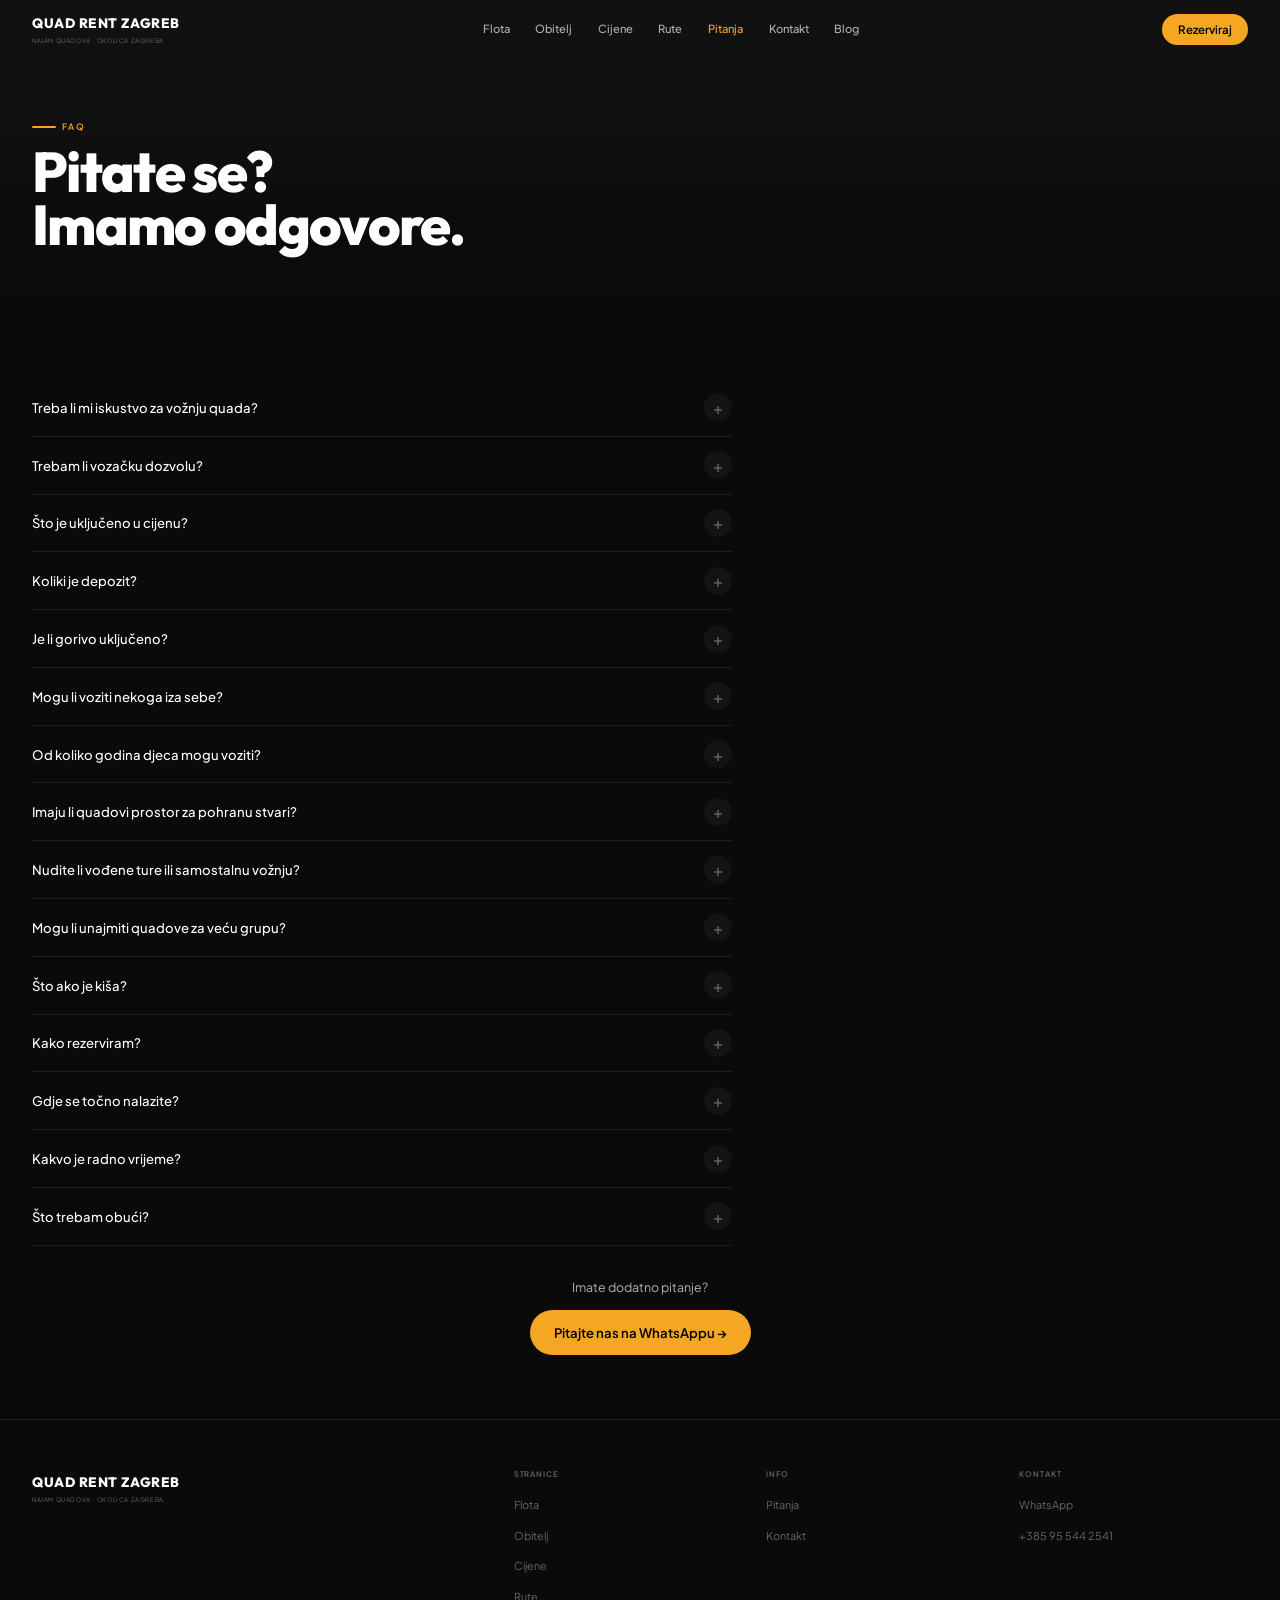
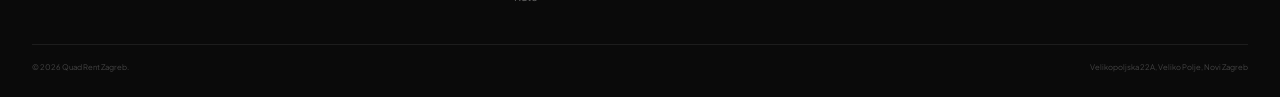
<file: faq.html>
<!DOCTYPE html>
<html lang="hr">
<head>
<meta charset="UTF-8">
<meta name="viewport" content="width=device-width, initial-scale=1.0">
<meta name="description" content="Često postavljana pitanja o najmu quadova u Zagrebu — vozačka dozvola, oprema, djeca, cijene, rezervacija, lokacija.">
<title>Pitanja i odgovori — Quad Rent Zagreb</title>
<link rel="stylesheet" href="style.css">
</head>
<body>

<div class="mobile-menu" id="mobileMenu"><a href="index.html" onclick="toggleMenu()">Početna</a><a href="quad.html" onclick="toggleMenu()">Flota</a><a href="obitelj.html" onclick="toggleMenu()">Obitelj</a><a href="cijene.html" onclick="toggleMenu()">Cijene</a><a href="rute.html" onclick="toggleMenu()">Rute</a><a href="faq.html" onclick="toggleMenu()">Pitanja</a><a href="kontakt.html" onclick="toggleMenu()">Kontakt</a><a href="blog.html" onclick="toggleMenu()">Blog</a></div>
<nav class="nav" id="nav"><div class="container nav__inner"><a href="index.html" class="nav__logo">Quad Rent Zagreb<small>Najam quadova · okolica Zagreba</small></a><div class="nav__links"><a href="quad.html">Flota</a><a href="obitelj.html">Obitelj</a><a href="cijene.html">Cijene</a><a href="rute.html">Rute</a><a href="faq.html" class="active">Pitanja</a><a href="kontakt.html">Kontakt</a><a href="blog.html">Blog</a></div><button class="btn btn--accent btn--sm nav__book" onclick="openBooking()">Rezerviraj</button><button class="nav__hamburger" id="hamburger" onclick="toggleMenu()" aria-label="Izbornik"><span></span><span></span><span></span></button></div></nav>

<section class="hero hero--short" style="min-height:35vh;min-height:35svh">
  <div class="hero__bg" style="background:var(--bg-alt)"></div>
  <div class="container hero__content">
    <div class="section-overline">FAQ</div>
    <h1 class="hero__headline" style="margin-top:0.6rem;font-size:clamp(1.8rem,5vw,3.5rem)">Pitate se?<br>Imamo odgovore.</h1>
  </div>
</section>

<section class="page-section reveal">
  <div class="container">
    <div class="faq-list">
      <div class="faq-item"><button class="faq-q" onclick="togFaq(this)"><span>Treba li mi iskustvo za vožnju quada?</span><div class="faq-toggle">+</div></button><div class="faq-a"><p>Ne! Svi naši modeli imaju automatski mjenjač i iznimno su jednostavni za upravljanje. Prije početka najma, naša stručna ekipa provodi brzu obuku na ravnom terenu dok ne savladate gas, kočnicu i upravljanje.</p></div></div>

      <div class="faq-item"><button class="faq-q" onclick="togFaq(this)"><span>Trebam li vozačku dozvolu?</span><div class="faq-toggle">+</div></button><div class="faq-a"><p>Da. Za upravljanje quadom obavezna je važeća vozačka dozvola B kategorije. Fizički dokument morate imati sa sobom prilikom preuzimanja vozila. Za dječje quadove dozvola nije potrebna.</p></div></div>

      <div class="faq-item"><button class="faq-q" onclick="togFaq(this)"><span>Što je uključeno u cijenu?</span><div class="faq-toggle">+</div></button><div class="faq-a"><p>Quad, pun rezervoar goriva (pravilo "pun do punog"), vrhunska zaštitna kaciga, zaštitne naočale, rukavice, kratka edukacija o upravljanju, pristup stazama i besplatan parking. Do 100 km uključeno u svaki paket.</p></div></div>

      <div class="faq-item"><button class="faq-q" onclick="togFaq(this)"><span>Koliki je depozit?</span><div class="faq-toggle">+</div></button><div class="faq-a"><p>Sigurnosni polog iznosi €200 i ostavlja se prije preuzimanja vozila. Vraća se u potpunosti po povratku neoštećenog quada.</p></div></div>

      <div class="faq-item"><button class="faq-q" onclick="togFaq(this)"><span>Je li gorivo uključeno?</span><div class="faq-toggle">+</div></button><div class="faq-a"><p>Da. Quad preuzimate s punim rezervoarom i vraćate s punim. Primjenjujemo pravilo "pun do punog".</p></div></div>

      <div class="faq-item"><button class="faq-q" onclick="togFaq(this)"><span>Mogu li voziti nekoga iza sebe?</span><div class="faq-toggle">+</div></button><div class="faq-a"><p>Da. Svi naši modeli su registrirani za dvije osobe. Sjedala su prostrana, a vožnja udobna za oba putnika.</p></div></div>

      <div class="faq-item"><button class="faq-q" onclick="togFaq(this)"><span>Od koliko godina djeca mogu voziti?</span><div class="faq-toggle">+</div></button><div class="faq-a"><p>Dječji quadovi su za djecu od 6 godina na dalje, uz obavezan nadzor roditelja i našu prethodnu obuku. Vozila za djecu nisu registrirana za cestovnu vožnju — namijenjeni su za poljske puteve i makadam. Roditelj/pratnja je u potpunosti odgovoran za dijete i vozilo.</p></div></div>

      <div class="faq-item"><button class="faq-q" onclick="togFaq(this)"><span>Imaju li quadovi prostor za pohranu stvari?</span><div class="faq-toggle">+</div></button><div class="faq-a"><p>Apsolutno. Svih 10 quadova dolazi opremljeno prednjim i stražnjim koferom, tako da bez problema možete ponijeti ruksake, jakne, hranu i piće. Također imaju nosač mobitela i USB-C punjač.</p></div></div>

      <div class="faq-item"><button class="faq-q" onclick="togFaq(this)"><span>Nudite li vođene ture ili samostalnu vožnju?</span><div class="faq-toggle">+</div></button><div class="faq-a"><p>Oboje. Možete voziti s našim vodičem koji vas vodi cijelom rutom, ili uzeti quad i samostalno istraživati uz GPS uređaj ili kartu s predloženim rutama prilagođenima quadovima.</p></div></div>

      <div class="faq-item"><button class="faq-q" onclick="togFaq(this)"><span>Mogu li unajmiti quadove za veću grupu?</span><div class="faq-toggle">+</div></button><div class="faq-a"><p>Naravno! Raspolažemo flotom od 10 quadova, što nas čini savršenim izborom za teambuilding, momačke ili djevojačke večeri. Za grupe od 5+ quadova nudimo posebne popuste — kontaktirajte nas.</p></div></div>

      <div class="faq-item"><button class="faq-q" onclick="togFaq(this)"><span>Što ako je kiša?</span><div class="faq-toggle">+</div></button><div class="faq-a"><p>Blato je dio zabave! Vozimo po većini vremenskih uvjeta. Ako je vrijeme stvarno opasno, prebacit ćemo vaš termin besplatno.</p></div></div>

      <div class="faq-item"><button class="faq-q" onclick="togFaq(this)"><span>Kako rezerviram?</span><div class="faq-toggle">+</div></button><div class="faq-a"><p>Kliknite "Rezerviraj" bilo gdje na stranici, odaberite quad, trajanje, datum i broj vozača. Poruka se automatski šalje na naš WhatsApp. Potvrđujemo u minutama. Ili nas jednostavno nazovite na +385 95 544 2541.</p></div></div>

      <div class="faq-item"><button class="faq-q" onclick="togFaq(this)"><span>Gdje se točno nalazite?</span><div class="faq-toggle">+</div></button><div class="faq-a"><p>Veliko Polje, Novi Zagreb — savršena startna pozicija bez gradskih gužvi, oko 20 minuta autom od centra. Lako dostupno autom, taksijem ili Uberom. Besplatan i siguran parking za vaš auto dok ste na vožnji.</p></div></div>

      <div class="faq-item"><button class="faq-q" onclick="togFaq(this)"><span>Kakvo je radno vrijeme?</span><div class="faq-toggle">+</div></button><div class="faq-a"><p>Radimo svaki dan, ponedjeljak do nedjelje, od 07:00 do 22:00.</p></div></div>

      <div class="faq-item"><button class="faq-q" onclick="togFaq(this)"><span>Što trebam obući?</span><div class="faq-toggle">+</div></button><div class="faq-a"><p>Preporučujemo slojevitu, sportsku odjeću koju vam nije žao zaprljati (jer blato je dio zabave!) i čvrstu zatvorenu obuću. Kacigu, naočale i rukavice dobivate od nas.</p></div></div>
    </div>

    <div style="text-align:center;margin-top:2rem">
      <p style="font-size:0.78rem;color:var(--text-2);margin-bottom:0.8rem">Imate dodatno pitanje?</p>
      <a href="https://wa.me/385955442541" target="_blank" rel="noopener" class="btn btn--accent">Pitajte nas na WhatsAppu →</a>
    </div>
  </div>
</section>

<div class="modal-overlay" id="bookingModal" onclick="if(event.target===this)closeBooking()"><div class="modal"><button class="modal__close" onclick="closeBooking()">✕</button><div class="modal__title">Rezerviraj vožnju</div><div class="modal__sub">Odaberi opcije i pošalji nam WhatsApp poruku</div><div class="modal__group"><label class="modal__label">Tip quada</label><div class="modal__toggle modal__toggle--3" id="typeToggle"><button class="modal__toggle-btn active" data-type="standard" onclick="setType('standard')">Standard<span class="toggle-price">550-650cc</span></button><button class="modal__toggle-btn" data-type="linhai1000" onclick="setType('linhai1000')">Linhai 1000<span class="toggle-price">1000cc</span></button><button class="modal__toggle-btn" data-type="kids" onclick="setType('kids')">Dječji<span class="toggle-price">6+ god</span></button></div></div><div class="modal__group"><label class="modal__label">Trajanje</label><div class="modal__toggle" id="durationToggle"><button class="modal__toggle-btn active" data-dur="half" onclick="setDuration('half')">Pola dana<span class="toggle-price" id="halfPrice">€100</span></button><button class="modal__toggle-btn" data-dur="full" onclick="setDuration('full')">Cijeli dan<span class="toggle-price" id="fullPrice">€150</span></button></div></div><div class="modal__group"><label class="modal__label">Datum</label><input type="date" class="modal__input" id="bookDate"></div><div class="modal__group"><label class="modal__label">Broj quadova</label><div class="modal__stepper"><button class="modal__stepper-btn" onclick="changeCount(-1)">−</button><span class="modal__stepper-val" id="countVal">1</span><button class="modal__stepper-btn" onclick="changeCount(1)">+</button></div></div><div class="modal__summary"><div class="modal__summary-row"><span>Quad</span><span id="sumType">Quad (Segway / Linhai 550 / 650)</span></div><div class="modal__summary-row"><span>Trajanje</span><span id="sumDur">Pola dana (6h)</span></div><div class="modal__summary-row"><span>Quadova</span><span id="sumCount">1</span></div><div class="modal__summary-total"><span>Ukupno</span><span id="sumTotal">€100</span></div></div><button class="btn btn--accent btn--block" onclick="sendWhatsApp()" style="padding:0.85rem">Pošalji WhatsApp poruku</button><p class="modal__note">Potvrđujemo u minutama.</p></div></div>

<footer class="footer"><div class="container"><div class="footer__top"><div class="footer__brand"><a href="index.html" class="nav__logo">Quad Rent Zagreb<small>Najam quadova · okolica Zagreba</small></a></div><div><div class="footer__col-title">Stranice</div><ul class="footer__links"><li><a href="quad.html">Flota</a></li><li><a href="obitelj.html">Obitelj</a></li><li><a href="cijene.html">Cijene</a></li><li><a href="rute.html">Rute</a></li></ul></div><div><div class="footer__col-title">Info</div><ul class="footer__links"><li><a href="faq.html">Pitanja</a></li><li><a href="kontakt.html">Kontakt</a></li></ul></div><div><div class="footer__col-title">Kontakt</div><ul class="footer__links"><li><a href="https://wa.me/385955442541">WhatsApp</a></li><li><a href="tel:+385955442541">+385 95 544 2541</a></li></ul></div></div><div class="footer__bottom"><p>© 2026 Quad Rent Zagreb.</p><p>Velikopoljska 22A, Veliko Polje, Novi Zagreb</p></div></div></footer>
<script src="main.js"></script>
</body>
</html>
</file>
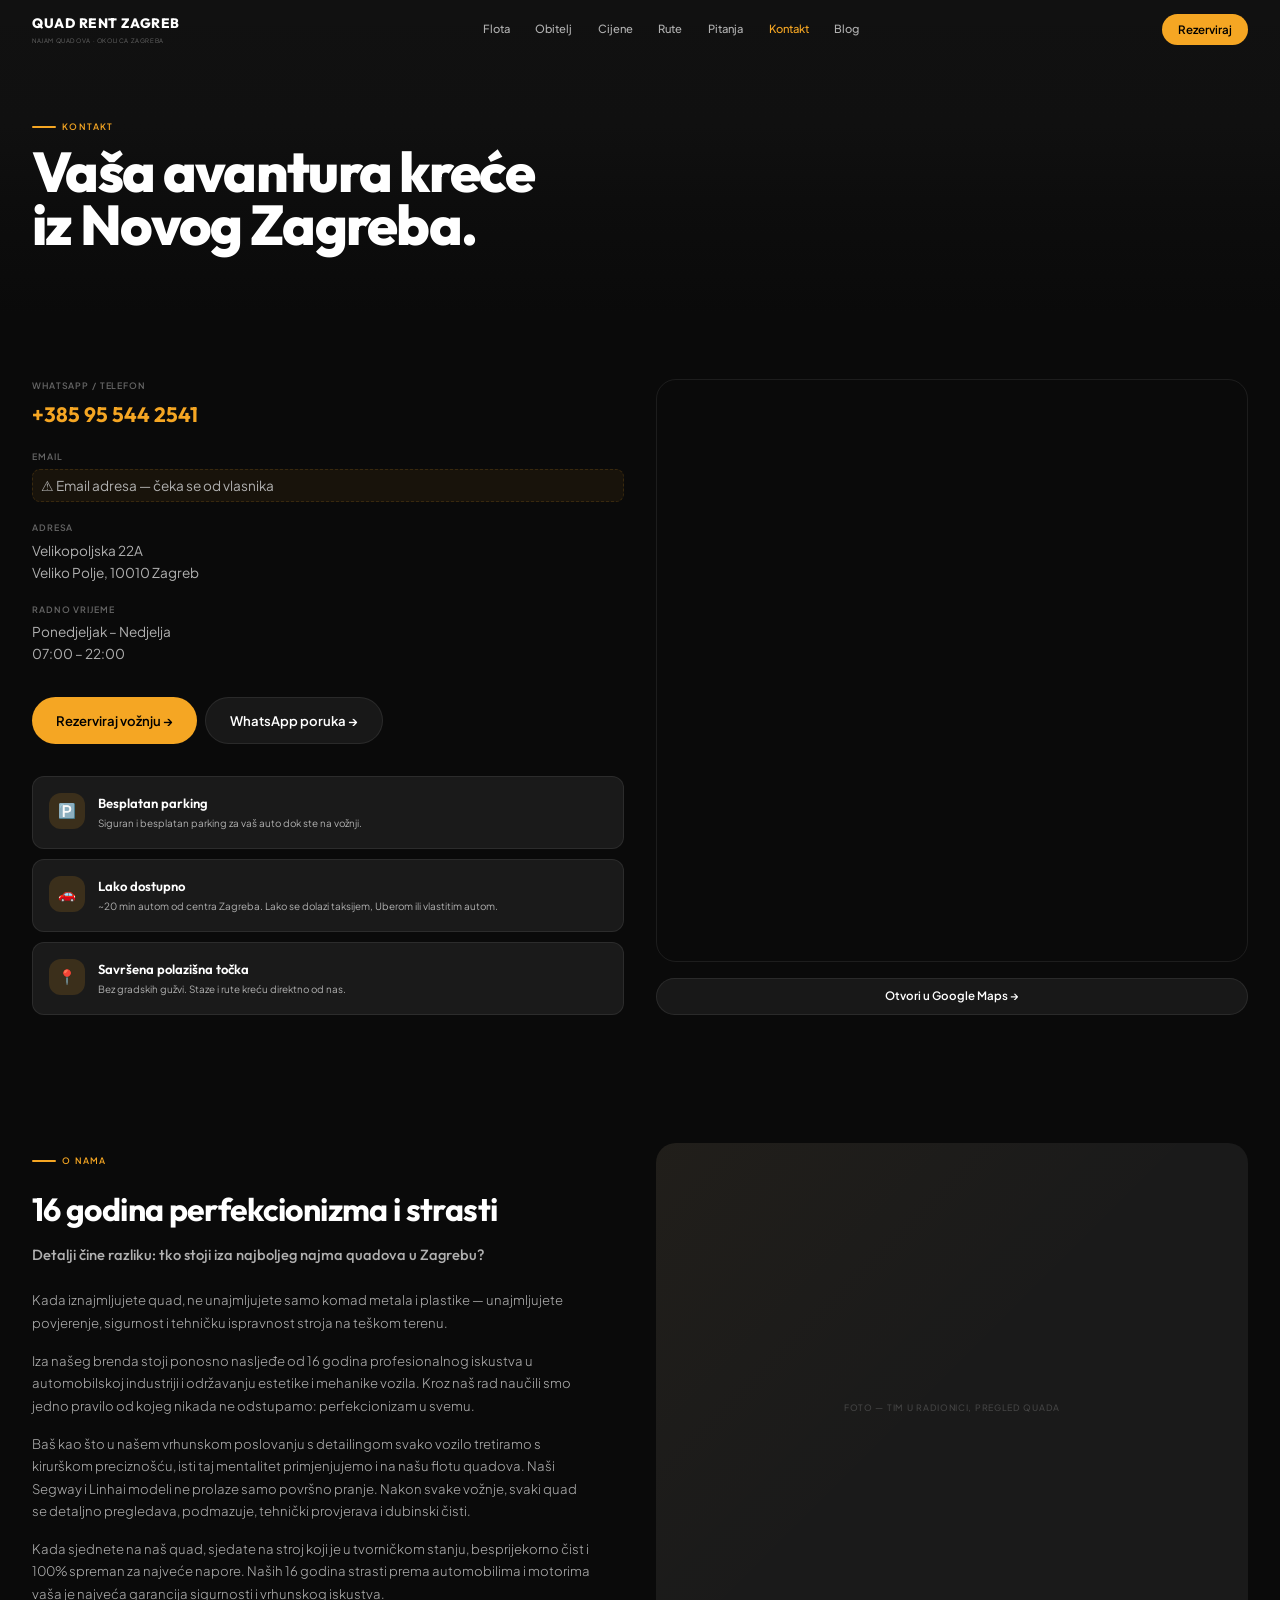
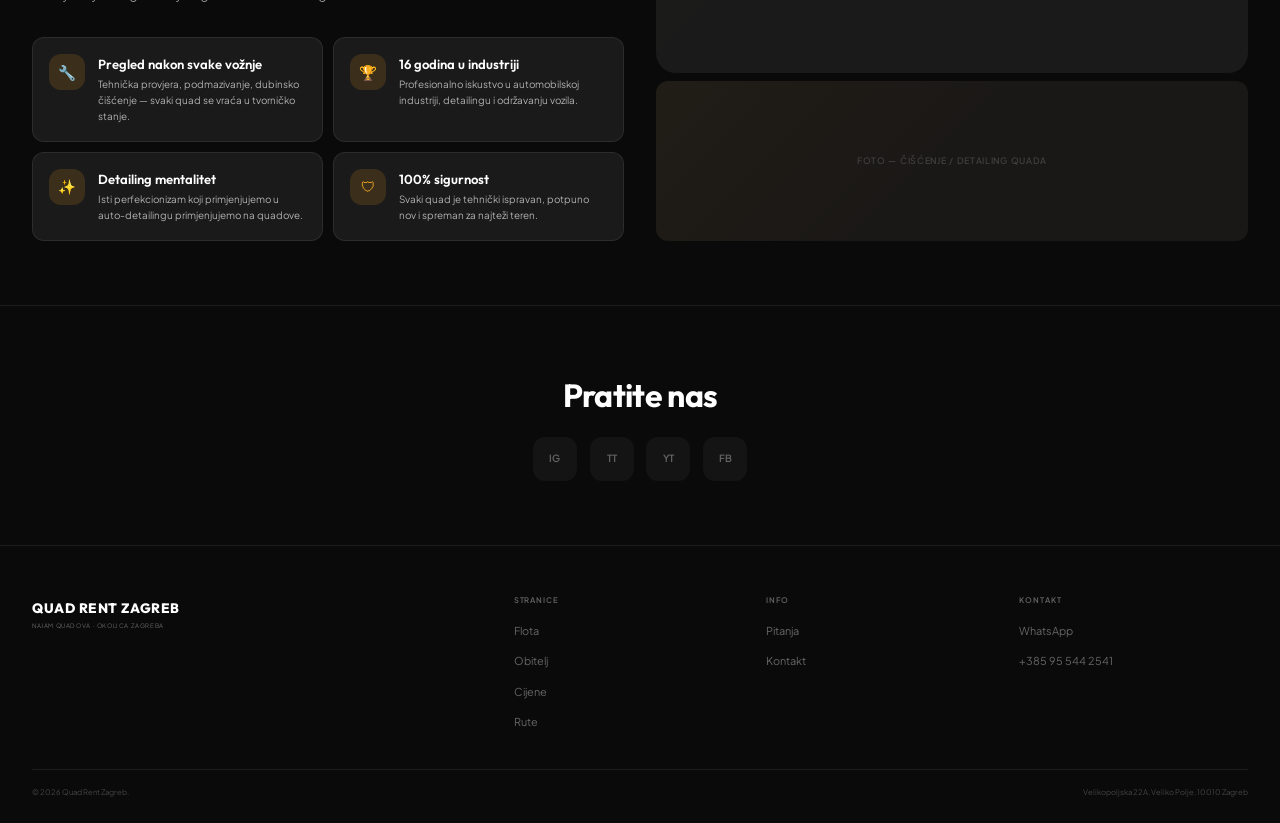
<file: kontakt.html>
<!DOCTYPE html>
<html lang="hr">
<head>
<meta charset="UTF-8">
<meta name="viewport" content="width=device-width, initial-scale=1.0">
<meta name="description" content="Kontakt i lokacija Quad Rent Zagreb — Veliko Polje, 10010 Zagreb. WhatsApp rezervacije, besplatan parking, 07-22h svaki dan.">
<title>Kontakt — Quad Rent Zagreb</title>
<link rel="stylesheet" href="style.css">
</head>
<body>

<div class="mobile-menu" id="mobileMenu"><a href="index.html" onclick="toggleMenu()">Početna</a><a href="quad.html" onclick="toggleMenu()">Flota</a><a href="obitelj.html" onclick="toggleMenu()">Obitelj</a><a href="cijene.html" onclick="toggleMenu()">Cijene</a><a href="rute.html" onclick="toggleMenu()">Rute</a><a href="faq.html" onclick="toggleMenu()">Pitanja</a><a href="kontakt.html" onclick="toggleMenu()">Kontakt</a><a href="blog.html" onclick="toggleMenu()">Blog</a></div>
<nav class="nav" id="nav"><div class="container nav__inner"><a href="index.html" class="nav__logo">Quad Rent Zagreb<small>Najam quadova · okolica Zagreba</small></a><div class="nav__links"><a href="quad.html">Flota</a><a href="obitelj.html">Obitelj</a><a href="cijene.html">Cijene</a><a href="rute.html">Rute</a><a href="faq.html">Pitanja</a><a href="kontakt.html" class="active">Kontakt</a><a href="blog.html">Blog</a></div><button class="btn btn--accent btn--sm nav__book" onclick="openBooking()">Rezerviraj</button><button class="nav__hamburger" id="hamburger" onclick="toggleMenu()" aria-label="Izbornik"><span></span><span></span><span></span></button></div></nav>

<section class="hero hero--short" style="min-height:35vh;min-height:35svh">
  <div class="hero__bg" style="background:var(--bg-alt)"></div>
  <div class="container hero__content">
    <div class="section-overline">Kontakt</div>
    <h1 class="hero__headline" style="margin-top:0.6rem;font-size:clamp(1.8rem,5vw,3.5rem)">Vaša avantura kreće<br>iz Novog Zagreba.</h1>
  </div>
</section>

<section class="page-section reveal">
  <div class="container">
    <div style="display:grid;grid-template-columns:1fr;gap:2rem" class="contact-grid">

      <div>
        <!-- QUICK CONTACT -->
        <div style="display:flex;flex-direction:column;gap:1.2rem;margin-bottom:2rem">
          <div>
            <div style="font-size:0.55rem;font-weight:600;letter-spacing:0.1em;text-transform:uppercase;color:var(--text-3);margin-bottom:0.3rem">WhatsApp / Telefon</div>
            <div style="font-family:var(--font-d);font-weight:700;font-size:1.3rem"><a href="tel:+385955442541" style="color:var(--accent)">+385 95 544 2541</a></div>
          </div>
          <div>
            <div style="font-size:0.55rem;font-weight:600;letter-spacing:0.1em;text-transform:uppercase;color:var(--text-3);margin-bottom:0.3rem">Email</div>
            <div style="font-size:0.85rem;color:var(--text-2)" class="tbd">⚠ Email adresa — čeka se od vlasnika</div>
          </div>
          <div>
            <div style="font-size:0.55rem;font-weight:600;letter-spacing:0.1em;text-transform:uppercase;color:var(--text-3);margin-bottom:0.3rem">Adresa</div>
            <div style="font-size:0.85rem;color:var(--text-2)">Velikopoljska 22A<br>Veliko Polje, 10010 Zagreb</div>
          </div>
          <div>
            <div style="font-size:0.55rem;font-weight:600;letter-spacing:0.1em;text-transform:uppercase;color:var(--text-3);margin-bottom:0.3rem">Radno vrijeme</div>
            <div style="font-size:0.85rem;color:var(--text-2)">Ponedjeljak – Nedjelja<br>07:00 – 22:00</div>
          </div>
        </div>

        <div style="display:flex;gap:0.5rem;flex-wrap:wrap;margin-bottom:2rem">
          <button class="btn btn--accent" onclick="openBooking()">Rezerviraj vožnju →</button>
          <a href="https://wa.me/385955442541" target="_blank" rel="noopener" class="btn btn--ghost">WhatsApp poruka →</a>
        </div>

        <!-- PARKING & ACCESS -->
        <div style="display:flex;flex-direction:column;gap:0.6rem">
          <div class="info-card"><div class="info-card__icon">🅿️</div><div><div class="info-card__title">Besplatan parking</div><div class="info-card__text">Siguran i besplatan parking za vaš auto dok ste na vožnji.</div></div></div>
          <div class="info-card"><div class="info-card__icon">🚗</div><div><div class="info-card__title">Lako dostupno</div><div class="info-card__text">~20 min autom od centra Zagreba. Lako se dolazi taksijem, Uberom ili vlastitim autom.</div></div></div>
          <div class="info-card"><div class="info-card__icon">📍</div><div><div class="info-card__title">Savršena polazišna točka</div><div class="info-card__text">Bez gradskih gužvi. Staze i rute kreću direktno od nas.</div></div></div>
        </div>
      </div>

      <!-- MAP -->
      <div style="display:flex;flex-direction:column;gap:1rem">
        <div style="border-radius:var(--r-xl);overflow:hidden;border:1px solid var(--border);min-height:350px;flex:1">
          <iframe src="https://www.google.com/maps/embed?pb=!1m18!1m12!1m3!1d5568.963136108243!2d16.012577275775804!3d45.74149081489528!2m3!1f0!2f0!3f0!3m2!1i1024!2i768!4f13.1!3m3!1m2!1s0x47667f6e2e41adf7%3A0xa85f0abc58bedd95!2sVelikopoljska%20ul.%2022a%2C%2010000%2C%20Veliko%20Polje%2C%20Croatia!5e0!3m2!1sen!2sus!4v1780252780141!5m2!1sen!2sus" width="100%" height="100%" style="border:0;min-height:350px;display:block;filter:saturate(0.3) brightness(0.8)" allowfullscreen loading="lazy"></iframe>
        </div>
        <a href="https://maps.google.com/?q=45.74149,16.01258" target="_blank" rel="noopener" class="btn btn--ghost btn--block btn--sm">Otvori u Google Maps →</a>
      </div>

    </div>
  </div>
</section>

<!-- TKO SMO MI -->
<section class="page-section page-section--border reveal">
  <div class="container">
    <div style="display:grid;grid-template-columns:1fr;gap:2rem" class="about-grid">
      <div>
        <div class="section-overline mb-2">O nama</div>
        <h2 class="section-title">16 godina perfekcionizma i strasti</h2>
        <h3 style="font-family:var(--font-d);font-weight:500;font-size:0.92rem;color:var(--text-2);margin-top:0.6rem;line-height:1.4">Detalji čine razliku: tko stoji iza najboljeg najma quadova u Zagrebu?</h3>

        <p class="section-desc mt-3">Kada iznajmljujete quad, ne unajmljujete samo komad metala i plastike — unajmljujete povjerenje, sigurnost i tehničku ispravnost stroja na teškom terenu.</p>

        <p class="section-desc mt-2">Iza našeg brenda stoji ponosno nasljeđe od 16 godina profesionalnog iskustva u automobilskoj industriji i održavanju estetike i mehanike vozila. Kroz naš rad naučili smo jedno pravilo od kojeg nikada ne odstupamo: perfekcionizam u svemu.</p>

        <p class="section-desc mt-2">Baš kao što u našem vrhunskom poslovanju s detailingom svako vozilo tretiramo s kirurškom preciznošću, isti taj mentalitet primjenjujemo i na našu flotu quadova. Naši Segway i Linhai modeli ne prolaze samo površno pranje. Nakon svake vožnje, svaki quad se detaljno pregledava, podmazuje, tehnički provjerava i dubinski čisti.</p>

        <p class="section-desc mt-2">Kada sjednete na naš quad, sjedate na stroj koji je u tvorničkom stanju, besprijekorno čist i 100% spreman za najveće napore. Naših 16 godina strasti prema automobilima i motorima vaša je najveća garancija sigurnosti i vrhunskog iskustva.</p>

        <div class="grid-2 mt-4">
          <div class="info-card"><div class="info-card__icon">🔧</div><div><div class="info-card__title">Pregled nakon svake vožnje</div><div class="info-card__text">Tehnička provjera, podmazivanje, dubinsko čišćenje — svaki quad se vraća u tvorničko stanje.</div></div></div>
          <div class="info-card"><div class="info-card__icon">🏆</div><div><div class="info-card__title">16 godina u industriji</div><div class="info-card__text">Profesionalno iskustvo u automobilskoj industriji, detailingu i održavanju vozila.</div></div></div>
          <div class="info-card"><div class="info-card__icon">✨</div><div><div class="info-card__title">Detailing mentalitet</div><div class="info-card__text">Isti perfekcionizam koji primjenjujemo u auto-detailingu primjenjujemo na quadove.</div></div></div>
          <div class="info-card"><div class="info-card__icon">🛡</div><div><div class="info-card__title">100% sigurnost</div><div class="info-card__text">Svaki quad je tehnički ispravan, potpuno nov i spreman za najteži teren.</div></div></div>
        </div>
      </div>

      <div style="display:flex;flex-direction:column;gap:0.5rem">
        <div class="ph" style="border-radius:var(--r-xl);flex:1;min-height:280px"><span>Foto — tim u radionici, pregled quada</span></div>
        <div class="ph" style="border-radius:var(--r-md);min-height:160px;background:#1a1816"><span>Foto — čišćenje / detailing quada</span></div>
      </div>
    </div>
  </div>
</section>

<!-- SOCIAL -->
<section class="page-section reveal">
  <div class="container" style="text-align:center">
    <h2 class="section-title mb-2">Pratite nas</h2>
    <div class="footer__socials" style="justify-content:center;gap:0.8rem">
      <a href="#" style="width:44px;height:44px;font-size:0.62rem">IG</a>
      <a href="#" style="width:44px;height:44px;font-size:0.62rem">TT</a>
      <a href="#" style="width:44px;height:44px;font-size:0.62rem">YT</a>
      <a href="#" style="width:44px;height:44px;font-size:0.62rem">FB</a>
    </div>
  </div>
</section>

<div class="modal-overlay" id="bookingModal" onclick="if(event.target===this)closeBooking()"><div class="modal"><button class="modal__close" onclick="closeBooking()">✕</button><div class="modal__title">Rezerviraj vožnju</div><div class="modal__sub">Odaberi opcije i pošalji nam WhatsApp poruku</div><div class="modal__group"><label class="modal__label">Tip quada</label><div class="modal__toggle modal__toggle--3" id="typeToggle"><button class="modal__toggle-btn active" data-type="standard" onclick="setType('standard')">Standard<span class="toggle-price">550-650cc</span></button><button class="modal__toggle-btn" data-type="linhai1000" onclick="setType('linhai1000')">Linhai 1000<span class="toggle-price">1000cc</span></button><button class="modal__toggle-btn" data-type="kids" onclick="setType('kids')">Dječji<span class="toggle-price">6+ god</span></button></div></div><div class="modal__group"><label class="modal__label">Trajanje</label><div class="modal__toggle" id="durationToggle"><button class="modal__toggle-btn active" data-dur="half" onclick="setDuration('half')">Pola dana<span class="toggle-price" id="halfPrice">€100</span></button><button class="modal__toggle-btn" data-dur="full" onclick="setDuration('full')">Cijeli dan<span class="toggle-price" id="fullPrice">€150</span></button></div></div><div class="modal__group"><label class="modal__label">Datum</label><input type="date" class="modal__input" id="bookDate"></div><div class="modal__group"><label class="modal__label">Broj quadova</label><div class="modal__stepper"><button class="modal__stepper-btn" onclick="changeCount(-1)">−</button><span class="modal__stepper-val" id="countVal">1</span><button class="modal__stepper-btn" onclick="changeCount(1)">+</button></div></div><div class="modal__summary"><div class="modal__summary-row"><span>Quad</span><span id="sumType">Quad (Segway / Linhai 550 / 650)</span></div><div class="modal__summary-row"><span>Trajanje</span><span id="sumDur">Pola dana (6h)</span></div><div class="modal__summary-row"><span>Quadova</span><span id="sumCount">1</span></div><div class="modal__summary-total"><span>Ukupno</span><span id="sumTotal">€100</span></div></div><button class="btn btn--accent btn--block" onclick="sendWhatsApp()" style="padding:0.85rem">Pošalji WhatsApp poruku</button><p class="modal__note">Potvrđujemo u minutama.</p></div></div>

<footer class="footer"><div class="container"><div class="footer__top"><div class="footer__brand"><a href="index.html" class="nav__logo">Quad Rent Zagreb<small>Najam quadova · okolica Zagreba</small></a></div><div><div class="footer__col-title">Stranice</div><ul class="footer__links"><li><a href="quad.html">Flota</a></li><li><a href="obitelj.html">Obitelj</a></li><li><a href="cijene.html">Cijene</a></li><li><a href="rute.html">Rute</a></li></ul></div><div><div class="footer__col-title">Info</div><ul class="footer__links"><li><a href="faq.html">Pitanja</a></li><li><a href="kontakt.html">Kontakt</a></li></ul></div><div><div class="footer__col-title">Kontakt</div><ul class="footer__links"><li><a href="https://wa.me/385955442541">WhatsApp</a></li><li><a href="tel:+385955442541">+385 95 544 2541</a></li></ul></div></div><div class="footer__bottom"><p>© 2026 Quad Rent Zagreb.</p><p>Velikopoljska 22A, Veliko Polje, 10010 Zagreb</p></div></div></footer>
<script src="main.js"></script>
<style>@media(min-width:700px){.contact-grid,.about-grid{grid-template-columns:1fr 1fr !important}}</style>
</body>
</html>
</file>
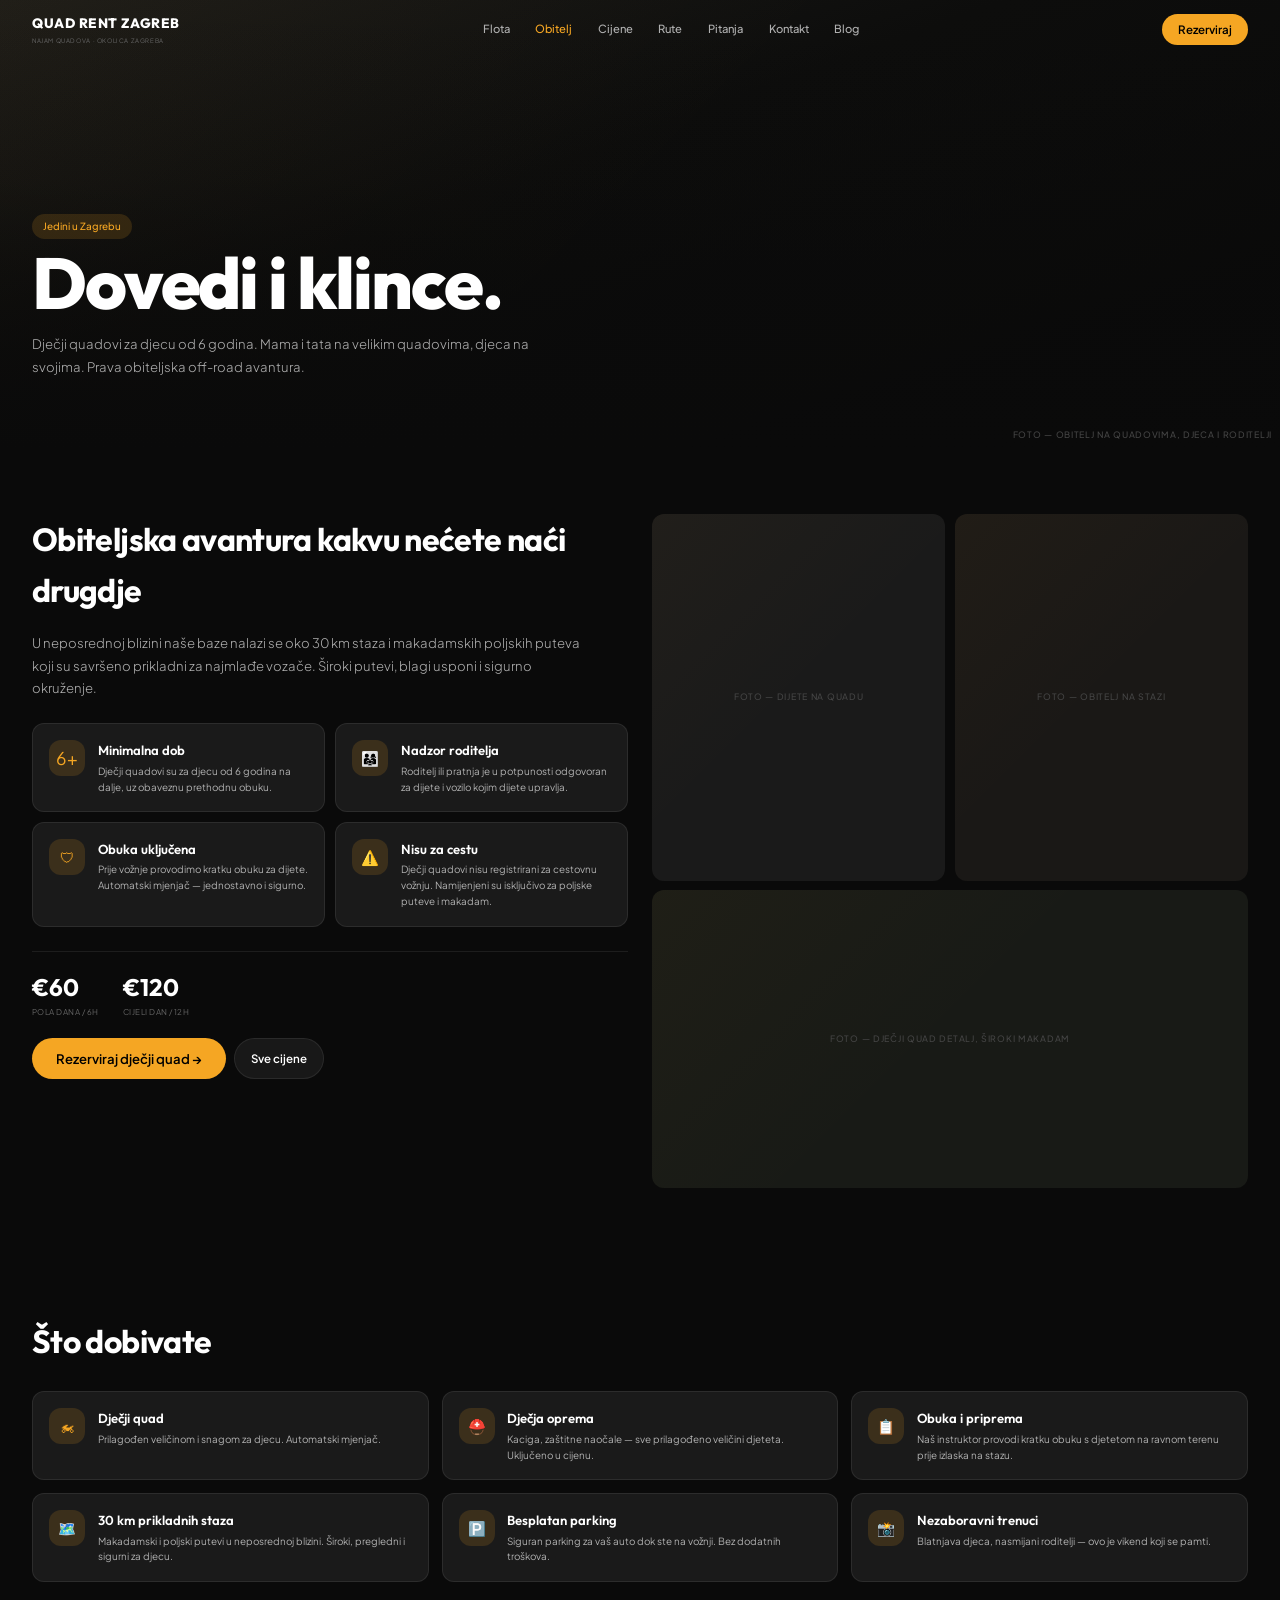
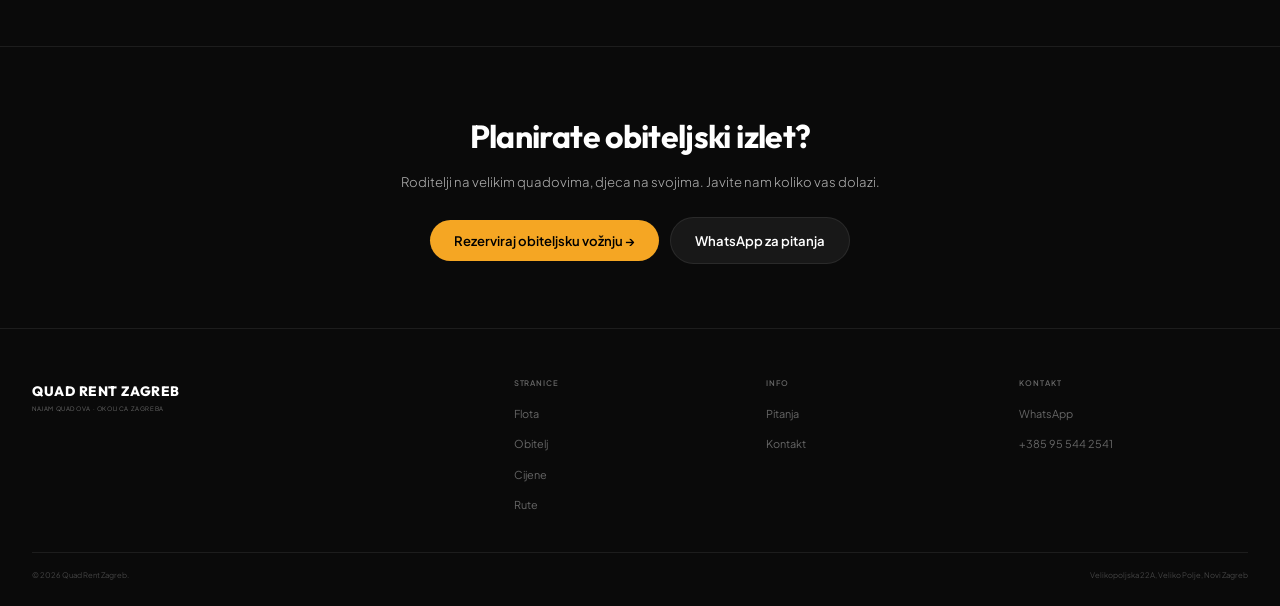
<file: obitelj.html>
<!DOCTYPE html>
<html lang="hr">
<head>
<meta charset="UTF-8">
<meta name="viewport" content="width=device-width, initial-scale=1.0">
<meta name="description" content="Dječji quadovi za djecu od 6 godina u okolici Zagreba. 30km prikladnih staza, obuka i oprema uključeni. Jedini u Zagrebu!">
<title>Obitelj i dječji quadovi — Quad Rent Zagreb</title>
<link rel="stylesheet" href="style.css">
</head>
<body>

<div class="mobile-menu" id="mobileMenu"><a href="index.html" onclick="toggleMenu()">Početna</a><a href="quad.html" onclick="toggleMenu()">Flota</a><a href="obitelj.html" onclick="toggleMenu()">Obitelj</a><a href="cijene.html" onclick="toggleMenu()">Cijene</a><a href="rute.html" onclick="toggleMenu()">Rute</a><a href="faq.html" onclick="toggleMenu()">Pitanja</a><a href="kontakt.html" onclick="toggleMenu()">Kontakt</a><a href="blog.html" onclick="toggleMenu()">Blog</a></div>
<nav class="nav" id="nav"><div class="container nav__inner"><a href="index.html" class="nav__logo">Quad Rent Zagreb<small>Najam quadova · okolica Zagreba</small></a><div class="nav__links"><a href="quad.html">Flota</a><a href="obitelj.html" class="active">Obitelj</a><a href="cijene.html">Cijene</a><a href="rute.html">Rute</a><a href="faq.html">Pitanja</a><a href="kontakt.html">Kontakt</a><a href="blog.html">Blog</a></div><button class="btn btn--accent btn--sm nav__book" onclick="openBooking()">Rezerviraj</button><button class="nav__hamburger" id="hamburger" onclick="toggleMenu()" aria-label="Izbornik"><span></span><span></span><span></span></button></div></nav>

<section class="hero hero--short">
  <div class="hero__bg ph"><span class="hero__bg-label">Foto — obitelj na quadovima, djeca i roditelji</span></div>
  <div class="container hero__content">
    <span class="chip chip--accent">Jedini u Zagrebu</span>
    <h1 class="hero__headline" style="margin-top:0.6rem">Dovedi i klince.</h1>
    <p class="hero__sub">Dječji quadovi za djecu od 6 godina. Mama i tata na velikim quadovima, djeca na svojima. Prava obiteljska off-road avantura.</p>
  </div>
</section>

<!-- INTRO -->
<section class="page-section reveal">
  <div class="container">
    <div style="display:grid;grid-template-columns:1fr;gap:1.5rem" class="family-grid">
      <div>
        <h2 class="section-title">Obiteljska avantura kakvu nećete naći drugdje</h2>
        <p class="section-desc mt-2">U neposrednoj blizini naše baze nalazi se oko 30 km staza i makadamskih poljskih puteva koji su savršeno prikladni za najmlađe vozače. Široki putevi, blagi usponi i sigurno okruženje.</p>

        <div class="grid-2 mt-3">
          <div class="info-card"><div class="info-card__icon" style="font-size:1.1rem">6+</div><div><div class="info-card__title">Minimalna dob</div><div class="info-card__text">Dječji quadovi su za djecu od 6 godina na dalje, uz obaveznu prethodnu obuku.</div></div></div>
          <div class="info-card"><div class="info-card__icon">👨‍👩‍👧</div><div><div class="info-card__title">Nadzor roditelja</div><div class="info-card__text">Roditelj ili pratnja je u potpunosti odgovoran za dijete i vozilo kojim dijete upravlja.</div></div></div>
          <div class="info-card"><div class="info-card__icon">🛡</div><div><div class="info-card__title">Obuka uključena</div><div class="info-card__text">Prije vožnje provodimo kratku obuku za dijete. Automatski mjenjač — jednostavno i sigurno.</div></div></div>
          <div class="info-card"><div class="info-card__icon">⚠️</div><div><div class="info-card__title">Nisu za cestu</div><div class="info-card__text">Dječji quadovi nisu registrirani za cestovnu vožnju. Namijenjeni su isključivo za poljske puteve i makadam.</div></div></div>
        </div>

        <div style="display:flex;gap:1.5rem;margin-top:1.5rem;padding-top:1rem;border-top:1px solid var(--border);flex-wrap:wrap">
          <div><div style="font-family:var(--font-d);font-weight:700;font-size:1.5rem">€60</div><div style="font-size:0.5rem;color:var(--text-3);letter-spacing:0.06em;text-transform:uppercase">Pola dana / 6h</div></div>
          <div><div style="font-family:var(--font-d);font-weight:700;font-size:1.5rem">€120</div><div style="font-size:0.5rem;color:var(--text-3);letter-spacing:0.06em;text-transform:uppercase">Cijeli dan / 12h</div></div>
        </div>

        <div style="display:flex;gap:0.5rem;flex-wrap:wrap;margin-top:1.2rem">
          <button class="btn btn--accent" onclick="openBooking('kids','half')">Rezerviraj dječji quad →</button>
          <a href="cijene.html" class="btn btn--ghost btn--sm">Sve cijene</a>
        </div>
      </div>

      <div class="grid-2">
        <div class="ph" style="border-radius:var(--r-md);aspect-ratio:4/5"><span>Foto — dijete na quadu</span></div>
        <div class="ph" style="border-radius:var(--r-md);aspect-ratio:4/5;background:#1a1816"><span>Foto — obitelj na stazi</span></div>
        <div class="ph" style="border-radius:var(--r-md);grid-column:1/-1;aspect-ratio:2/1;background:#181a16"><span>Foto — dječji quad detalj, široki makadam</span></div>
      </div>
    </div>
  </div>
</section>

<!-- WHAT'S INCLUDED FOR KIDS -->
<section class="page-section page-section--border reveal">
  <div class="container">
    <h2 class="section-title mb-3">Što dobivate</h2>
    <div class="grid-3">
      <div class="info-card"><div class="info-card__icon">🏍</div><div><div class="info-card__title">Dječji quad</div><div class="info-card__text">Prilagođen veličinom i snagom za djecu. Automatski mjenjač.</div></div></div>
      <div class="info-card"><div class="info-card__icon">⛑️</div><div><div class="info-card__title">Dječja oprema</div><div class="info-card__text">Kaciga, zaštitne naočale — sve prilagođeno veličini djeteta. Uključeno u cijenu.</div></div></div>
      <div class="info-card"><div class="info-card__icon">📋</div><div><div class="info-card__title">Obuka i priprema</div><div class="info-card__text">Naš instruktor provodi kratku obuku s djetetom na ravnom terenu prije izlaska na stazu.</div></div></div>
      <div class="info-card"><div class="info-card__icon">🗺️</div><div><div class="info-card__title">30 km prikladnih staza</div><div class="info-card__text">Makadamski i poljski putevi u neposrednoj blizini. Široki, pregledni i sigurni za djecu.</div></div></div>
      <div class="info-card"><div class="info-card__icon">🅿️</div><div><div class="info-card__title">Besplatan parking</div><div class="info-card__text">Siguran parking za vaš auto dok ste na vožnji. Bez dodatnih troškova.</div></div></div>
      <div class="info-card"><div class="info-card__icon">📸</div><div><div class="info-card__title">Nezaboravni trenuci</div><div class="info-card__text">Blatnjava djeca, nasmijani roditelji — ovo je vikend koji se pamti.</div></div></div>
    </div>
  </div>
</section>

<!-- CTA -->
<section class="page-section reveal">
  <div class="container" style="text-align:center">
    <h2 class="section-title">Planirate obiteljski izlet?</h2>
    <p class="section-desc" style="margin:0.5rem auto 1.5rem;text-align:center">Roditelji na velikim quadovima, djeca na svojima. Javite nam koliko vas dolazi.</p>
    <button class="btn btn--accent" onclick="openBooking('kids','half')">Rezerviraj obiteljsku vožnju →</button>
    <a href="https://wa.me/385955442541" target="_blank" rel="noopener" class="btn btn--ghost" style="margin-left:0.5rem">WhatsApp za pitanja</a>
  </div>
</section>

<!-- MODAL -->
<div class="modal-overlay" id="bookingModal" onclick="if(event.target===this)closeBooking()"><div class="modal"><button class="modal__close" onclick="closeBooking()">✕</button><div class="modal__title">Rezerviraj vožnju</div><div class="modal__sub">Odaberi opcije i pošalji nam WhatsApp poruku</div><div class="modal__group"><label class="modal__label">Tip quada</label><div class="modal__toggle modal__toggle--3" id="typeToggle"><button class="modal__toggle-btn" data-type="standard" onclick="setType('standard')">Standard<span class="toggle-price">550-650cc</span></button><button class="modal__toggle-btn" data-type="linhai1000" onclick="setType('linhai1000')">Linhai 1000<span class="toggle-price">1000cc</span></button><button class="modal__toggle-btn active" data-type="kids" onclick="setType('kids')">Dječji<span class="toggle-price">6+ god</span></button></div></div><div class="modal__group"><label class="modal__label">Trajanje</label><div class="modal__toggle" id="durationToggle"><button class="modal__toggle-btn active" data-dur="half" onclick="setDuration('half')">Pola dana<span class="toggle-price" id="halfPrice">€60</span></button><button class="modal__toggle-btn" data-dur="full" onclick="setDuration('full')">Cijeli dan<span class="toggle-price" id="fullPrice">€120</span></button></div></div><div class="modal__group"><label class="modal__label">Datum</label><input type="date" class="modal__input" id="bookDate"></div><div class="modal__group"><label class="modal__label">Broj quadova</label><div class="modal__stepper"><button class="modal__stepper-btn" onclick="changeCount(-1)">−</button><span class="modal__stepper-val" id="countVal">1</span><button class="modal__stepper-btn" onclick="changeCount(1)">+</button></div></div><div class="modal__summary"><div class="modal__summary-row"><span>Quad</span><span id="sumType">Dječji quad</span></div><div class="modal__summary-row"><span>Trajanje</span><span id="sumDur">Pola dana (6h)</span></div><div class="modal__summary-row"><span>Quadova</span><span id="sumCount">1</span></div><div class="modal__summary-total"><span>Ukupno</span><span id="sumTotal">€60</span></div></div><button class="btn btn--accent btn--block" onclick="sendWhatsApp()" style="padding:0.85rem">Pošalji WhatsApp poruku</button><p class="modal__note">Potvrđujemo u minutama.</p></div></div>

<footer class="footer"><div class="container"><div class="footer__top"><div class="footer__brand"><a href="index.html" class="nav__logo">Quad Rent Zagreb<small>Najam quadova · okolica Zagreba</small></a></div><div><div class="footer__col-title">Stranice</div><ul class="footer__links"><li><a href="quad.html">Flota</a></li><li><a href="obitelj.html">Obitelj</a></li><li><a href="cijene.html">Cijene</a></li><li><a href="rute.html">Rute</a></li></ul></div><div><div class="footer__col-title">Info</div><ul class="footer__links"><li><a href="faq.html">Pitanja</a></li><li><a href="kontakt.html">Kontakt</a></li></ul></div><div><div class="footer__col-title">Kontakt</div><ul class="footer__links"><li><a href="https://wa.me/385955442541">WhatsApp</a></li><li><a href="tel:+385955442541">+385 95 544 2541</a></li></ul></div></div><div class="footer__bottom"><p>© 2026 Quad Rent Zagreb.</p><p>Velikopoljska 22A, Veliko Polje, Novi Zagreb</p></div></div></footer>
<script src="main.js"></script>
<style>@media(min-width:700px){.family-grid{grid-template-columns:1fr 1fr !important}}</style>
</body>
</html>
</file>
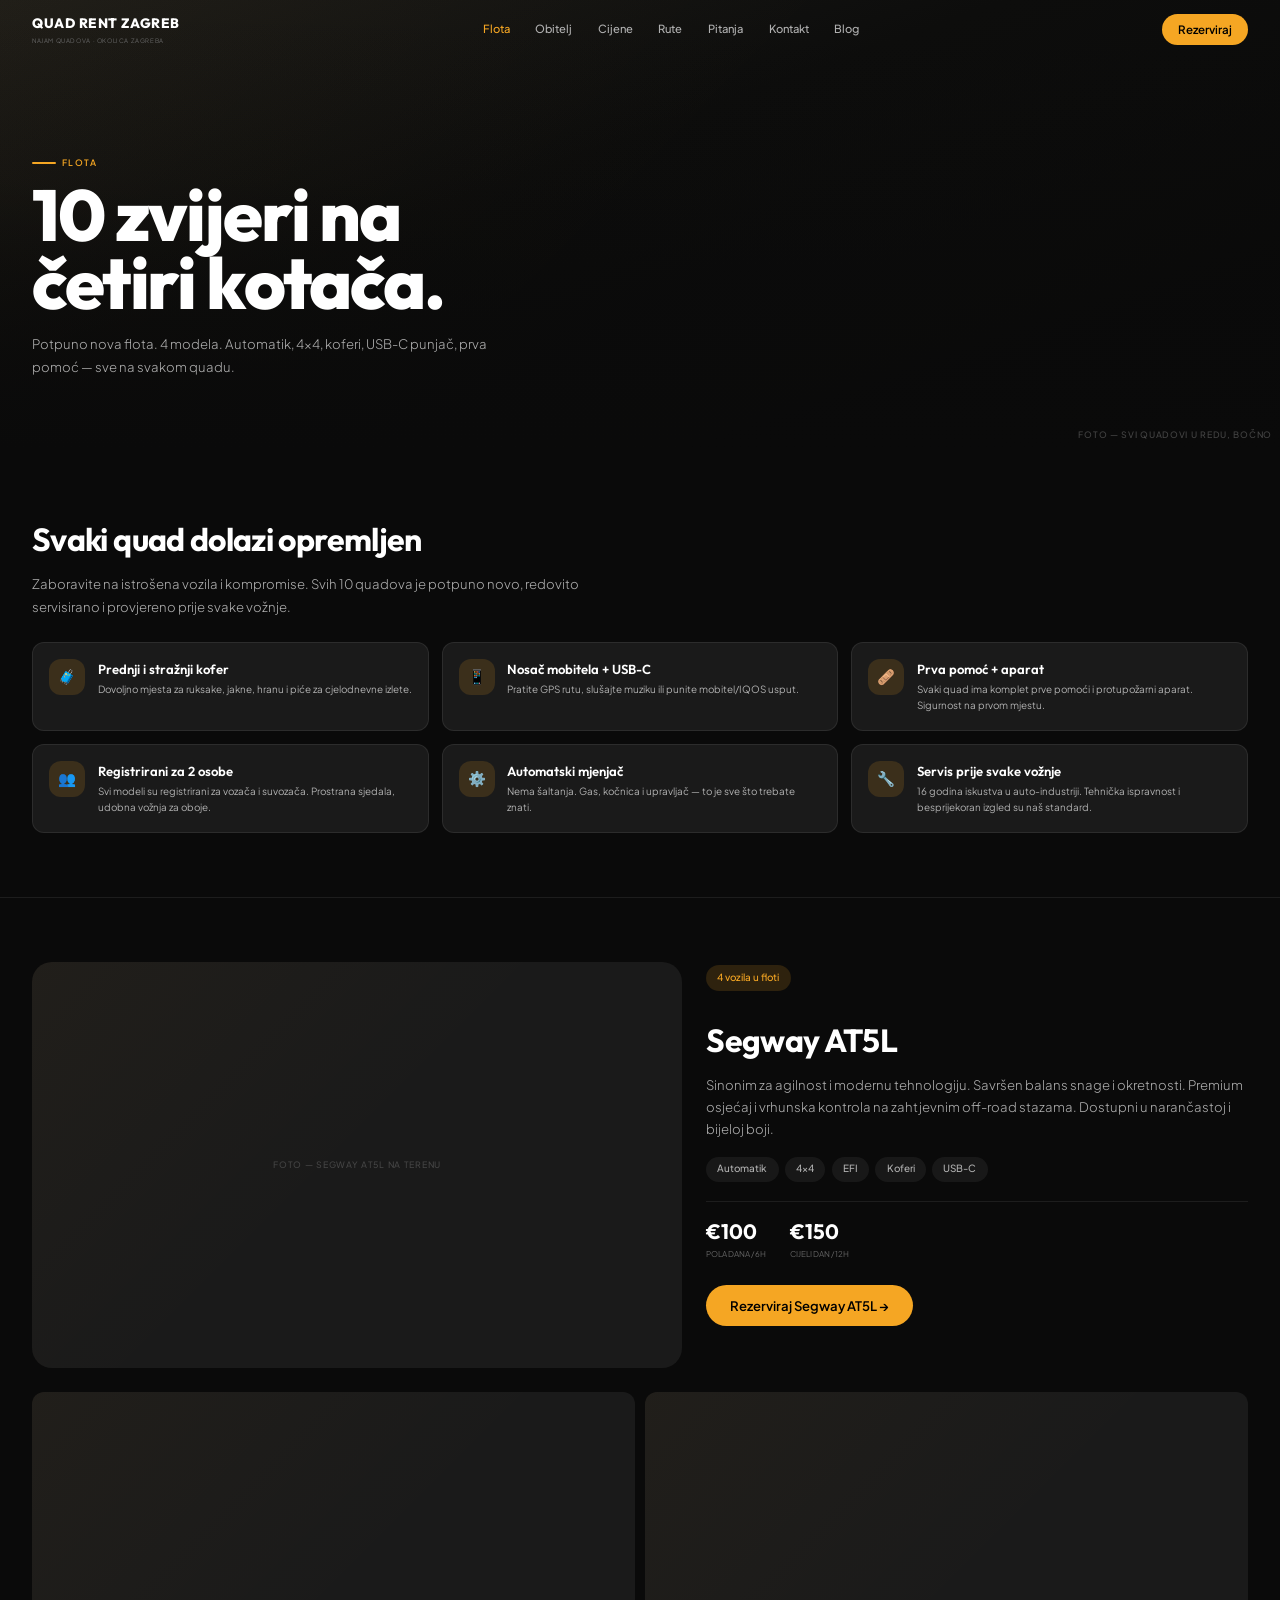
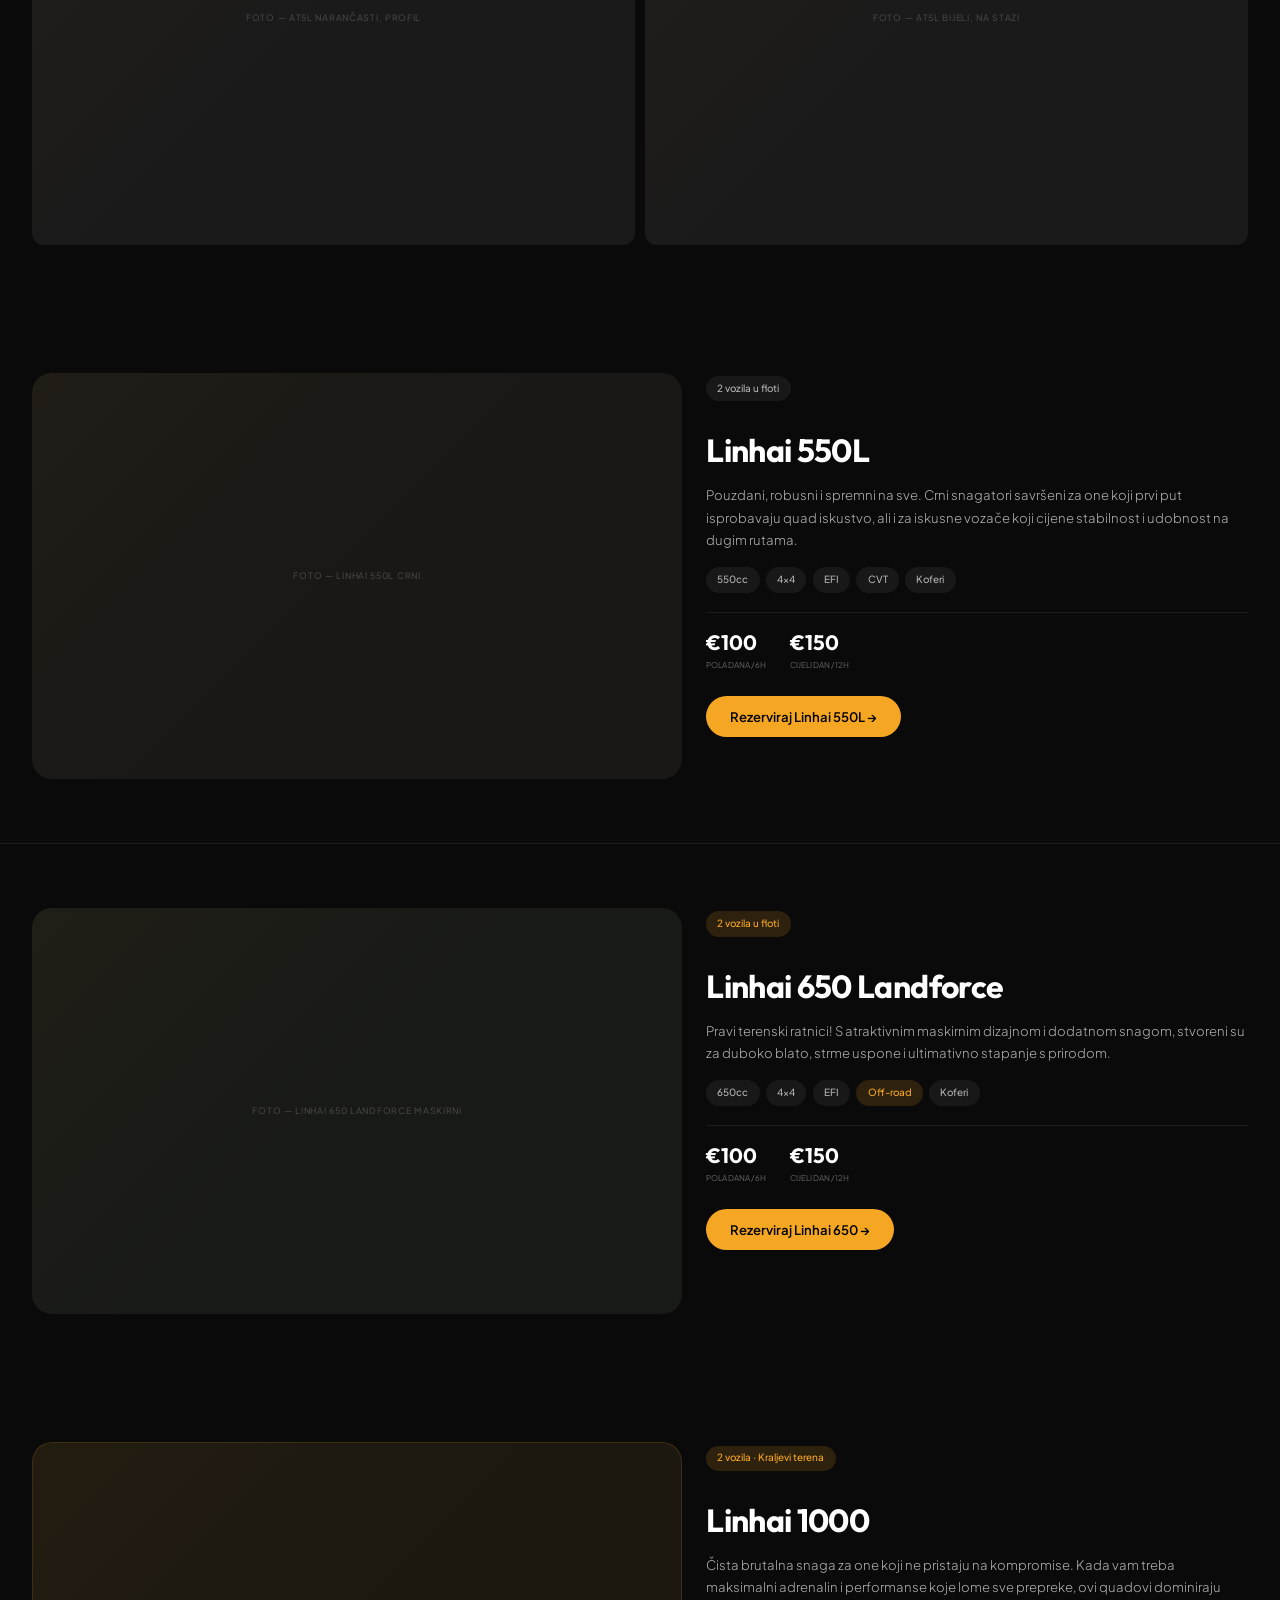
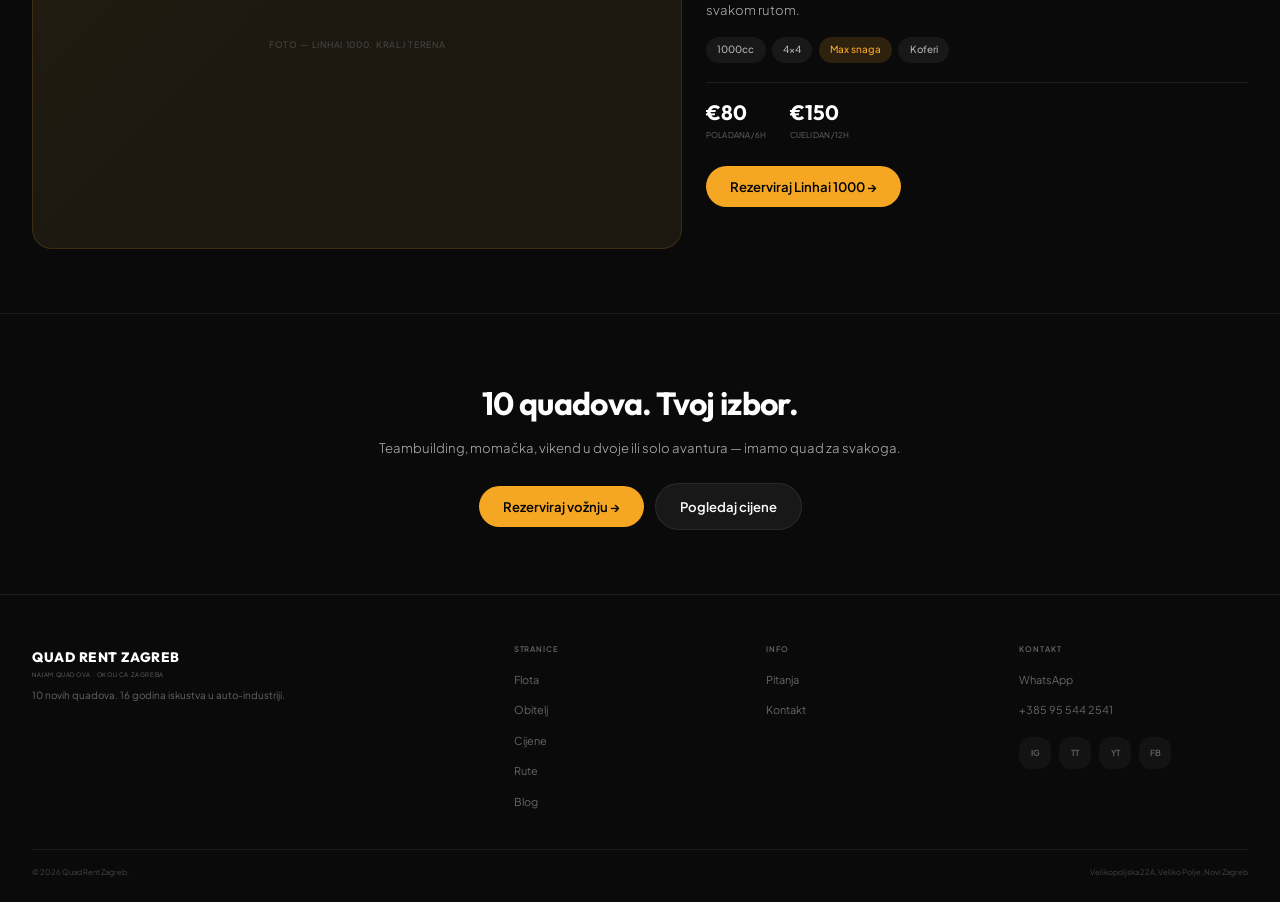
<file: quad.html>
<!DOCTYPE html>
<html lang="hr">
<head>
<meta charset="UTF-8">
<meta name="viewport" content="width=device-width, initial-scale=1.0">
<meta name="description" content="Flota od 10 potpuno novih quadova — Segway AT5L, Linhai 550L, Linhai 650 Landforce, Linhai 1000. Automatik, 4×4, koferi, USB-C punjač.">
<title>Flota quadova — Quad Rent Zagreb</title>
<link rel="stylesheet" href="style.css">
</head>
<body>

<!-- MOBILE MENU -->
<div class="mobile-menu" id="mobileMenu">
  <a href="index.html" onclick="toggleMenu()">Početna</a>
  <a href="quad.html" onclick="toggleMenu()">Flota</a>
  <a href="obitelj.html" onclick="toggleMenu()">Obitelj</a>
  <a href="cijene.html" onclick="toggleMenu()">Cijene</a>
  <a href="rute.html" onclick="toggleMenu()">Rute</a>
  <a href="faq.html" onclick="toggleMenu()">Pitanja</a>
  <a href="kontakt.html" onclick="toggleMenu()">Kontakt</a>
  <a href="blog.html" onclick="toggleMenu()">Blog</a>
</div>

<nav class="nav" id="nav">
  <div class="container nav__inner">
    <a href="index.html" class="nav__logo">Quad Rent Zagreb<small>Najam quadova · okolica Zagreba</small></a>
    <div class="nav__links">
      <a href="quad.html" class="active">Flota</a>
      <a href="obitelj.html">Obitelj</a>
      <a href="cijene.html">Cijene</a>
      <a href="rute.html">Rute</a>
      <a href="faq.html">Pitanja</a>
      <a href="kontakt.html">Kontakt</a>
      <a href="blog.html">Blog</a>
    </div>
    <button class="btn btn--accent btn--sm nav__book" onclick="openBooking()">Rezerviraj</button>
    <button class="nav__hamburger" id="hamburger" onclick="toggleMenu()" aria-label="Izbornik"><span></span><span></span><span></span></button>
  </div>
</nav>

<!-- HERO -->
<section class="hero hero--short">
  <div class="hero__bg ph"><span class="hero__bg-label">Foto — svi quadovi u redu, bočno</span></div>
  <div class="container hero__content">
    <div class="section-overline">Flota</div>
    <h1 class="hero__headline" style="margin-top:0.6rem">10 zvijeri na<br>četiri kotača.</h1>
    <p class="hero__sub">Potpuno nova flota. 4 modela. Automatik, 4×4, koferi, USB-C punjač, prva pomoć — sve na svakom quadu.</p>
  </div>
</section>

<!-- INTRO -->
<section class="page-section page-section--border reveal">
  <div class="container">
    <h2 class="section-title">Svaki quad dolazi opremljen</h2>
    <p class="section-desc mb-3">Zaboravite na istrošena vozila i kompromise. Svih 10 quadova je potpuno novo, redovito servisirano i provjereno prije svake vožnje.</p>
    <div class="grid-3">
      <div class="info-card"><div class="info-card__icon">🧳</div><div><div class="info-card__title">Prednji i stražnji kofer</div><div class="info-card__text">Dovoljno mjesta za ruksake, jakne, hranu i piće za cjelodnevne izlete.</div></div></div>
      <div class="info-card"><div class="info-card__icon">📱</div><div><div class="info-card__title">Nosač mobitela + USB-C</div><div class="info-card__text">Pratite GPS rutu, slušajte muziku ili punite mobitel/IQOS usput.</div></div></div>
      <div class="info-card"><div class="info-card__icon">🩹</div><div><div class="info-card__title">Prva pomoć + aparat</div><div class="info-card__text">Svaki quad ima komplet prve pomoći i protupožarni aparat. Sigurnost na prvom mjestu.</div></div></div>
      <div class="info-card"><div class="info-card__icon">👥</div><div><div class="info-card__title">Registrirani za 2 osobe</div><div class="info-card__text">Svi modeli su registrirani za vozača i suvozača. Prostrana sjedala, udobna vožnja za oboje.</div></div></div>
      <div class="info-card"><div class="info-card__icon">⚙️</div><div><div class="info-card__title">Automatski mjenjač</div><div class="info-card__text">Nema šaltanja. Gas, kočnica i upravljač — to je sve što trebate znati.</div></div></div>
      <div class="info-card"><div class="info-card__icon">🔧</div><div><div class="info-card__title">Servis prije svake vožnje</div><div class="info-card__text">16 godina iskustva u auto-industriji. Tehnička ispravnost i besprijekoran izgled su naš standard.</div></div></div>
    </div>
  </div>
</section>

<!-- ═══ MODEL 1: SEGWAY AT5L ═══ -->
<section class="page-section reveal" id="segway">
  <div class="container">
    <div style="display:grid;grid-template-columns:1fr;gap:1.5rem" class="model-grid">
      <div class="ph" style="border-radius:var(--r-xl);min-height:300px;aspect-ratio:16/10"><span>Foto — Segway AT5L na terenu</span></div>
      <div>
        <span class="chip chip--accent mb-2">4 vozila u floti</span>
        <h2 class="section-title mt-1">Segway AT5L</h2>
        <p class="section-desc">Sinonim za agilnost i modernu tehnologiju. Savršen balans snage i okretnosti. Premium osjećaj i vrhunska kontrola na zahtjevnim off-road stazama. Dostupni u narančastoj i bijeloj boji.</p>
        <div style="display:flex;gap:0.4rem;flex-wrap:wrap;margin-top:1rem">
          <span class="chip">Automatik</span><span class="chip">4×4</span><span class="chip">EFI</span><span class="chip">Koferi</span><span class="chip">USB-C</span>
        </div>
        <div style="display:flex;gap:1.5rem;margin-top:1.2rem;padding-top:0.8rem;border-top:1px solid var(--border)">
          <div><div style="font-family:var(--font-d);font-weight:700;font-size:1.3rem">€100</div><div style="font-size:0.5rem;color:var(--text-3)">POLA DANA / 6H</div></div>
          <div><div style="font-family:var(--font-d);font-weight:700;font-size:1.3rem">€150</div><div style="font-size:0.5rem;color:var(--text-3)">CIJELI DAN / 12H</div></div>
        </div>
        <button class="btn btn--accent mt-3" onclick="openBooking('standard','half')">Rezerviraj Segway AT5L →</button>
      </div>
    </div>
    <div class="grid-2 mt-3">
      <div class="ph" style="border-radius:var(--r-md);aspect-ratio:4/3"><span>Foto — AT5L narančasti, profil</span></div>
      <div class="ph" style="border-radius:var(--r-md);aspect-ratio:4/3"><span>Foto — AT5L bijeli, na stazi</span></div>
    </div>
  </div>
</section>

<!-- ═══ MODEL 2: LINHAI 550L ═══ -->
<section class="page-section page-section--border reveal" id="linhai550">
  <div class="container">
    <div style="display:grid;grid-template-columns:1fr;gap:1.5rem" class="model-grid">
      <div class="ph" style="border-radius:var(--r-xl);min-height:300px;aspect-ratio:16/10;background:#1a1816"><span>Foto — Linhai 550L crni</span></div>
      <div>
        <span class="chip mb-2">2 vozila u floti</span>
        <h2 class="section-title mt-1">Linhai 550L</h2>
        <p class="section-desc">Pouzdani, robusni i spremni na sve. Crni snagatori savršeni za one koji prvi put isprobavaju quad iskustvo, ali i za iskusne vozače koji cijene stabilnost i udobnost na dugim rutama.</p>
        <div style="display:flex;gap:0.4rem;flex-wrap:wrap;margin-top:1rem">
          <span class="chip">550cc</span><span class="chip">4×4</span><span class="chip">EFI</span><span class="chip">CVT</span><span class="chip">Koferi</span>
        </div>
        <div style="display:flex;gap:1.5rem;margin-top:1.2rem;padding-top:0.8rem;border-top:1px solid var(--border)">
          <div><div style="font-family:var(--font-d);font-weight:700;font-size:1.3rem">€100</div><div style="font-size:0.5rem;color:var(--text-3)">POLA DANA / 6H</div></div>
          <div><div style="font-family:var(--font-d);font-weight:700;font-size:1.3rem">€150</div><div style="font-size:0.5rem;color:var(--text-3)">CIJELI DAN / 12H</div></div>
        </div>
        <button class="btn btn--accent mt-3" onclick="openBooking('standard','half')">Rezerviraj Linhai 550L →</button>
      </div>
    </div>
  </div>
</section>

<!-- ═══ MODEL 3: LINHAI 650 LANDFORCE ═══ -->
<section class="page-section reveal" id="linhai650">
  <div class="container">
    <div style="display:grid;grid-template-columns:1fr;gap:1.5rem" class="model-grid">
      <div class="ph" style="border-radius:var(--r-xl);min-height:300px;aspect-ratio:16/10;background:#181a16"><span>Foto — Linhai 650 Landforce maskirni</span></div>
      <div>
        <span class="chip chip--accent mb-2">2 vozila u floti</span>
        <h2 class="section-title mt-1">Linhai 650 Landforce</h2>
        <p class="section-desc">Pravi terenski ratnici! S atraktivnim maskirnim dizajnom i dodatnom snagom, stvoreni su za duboko blato, strme uspone i ultimativno stapanje s prirodom.</p>
        <div style="display:flex;gap:0.4rem;flex-wrap:wrap;margin-top:1rem">
          <span class="chip">650cc</span><span class="chip">4×4</span><span class="chip">EFI</span><span class="chip chip--accent">Off-road</span><span class="chip">Koferi</span>
        </div>
        <div style="display:flex;gap:1.5rem;margin-top:1.2rem;padding-top:0.8rem;border-top:1px solid var(--border)">
          <div><div style="font-family:var(--font-d);font-weight:700;font-size:1.3rem">€100</div><div style="font-size:0.5rem;color:var(--text-3)">POLA DANA / 6H</div></div>
          <div><div style="font-family:var(--font-d);font-weight:700;font-size:1.3rem">€150</div><div style="font-size:0.5rem;color:var(--text-3)">CIJELI DAN / 12H</div></div>
        </div>
        <button class="btn btn--accent mt-3" onclick="openBooking('standard','half')">Rezerviraj Linhai 650 →</button>
      </div>
    </div>
  </div>
</section>

<!-- ═══ MODEL 4: LINHAI 1000 ═══ -->
<section class="page-section page-section--border reveal" id="linhai1000">
  <div class="container">
    <div style="display:grid;grid-template-columns:1fr;gap:1.5rem" class="model-grid">
      <div class="ph" style="border-radius:var(--r-xl);min-height:300px;aspect-ratio:16/10;background:#1c1810;border:1px solid rgba(245,166,35,0.15)"><span>Foto — Linhai 1000, kralj terena</span></div>
      <div>
        <span class="chip chip--accent mb-2">2 vozila · Kraljevi terena</span>
        <h2 class="section-title mt-1">Linhai 1000</h2>
        <p class="section-desc">Čista brutalna snaga za one koji ne pristaju na kompromise. Kada vam treba maksimalni adrenalin i performanse koje lome sve prepreke, ovi quadovi dominiraju svakom rutom.</p>
        <div style="display:flex;gap:0.4rem;flex-wrap:wrap;margin-top:1rem">
          <span class="chip">1000cc</span><span class="chip">4×4</span><span class="chip chip--accent">Max snaga</span><span class="chip">Koferi</span>
        </div>
        <div style="display:flex;gap:1.5rem;margin-top:1.2rem;padding-top:0.8rem;border-top:1px solid var(--border)">
          <div><div style="font-family:var(--font-d);font-weight:700;font-size:1.3rem">€80</div><div style="font-size:0.5rem;color:var(--text-3)">POLA DANA / 6H</div></div>
          <div><div style="font-family:var(--font-d);font-weight:700;font-size:1.3rem">€150</div><div style="font-size:0.5rem;color:var(--text-3)">CIJELI DAN / 12H</div></div>
        </div>
        <button class="btn btn--accent mt-3" onclick="openBooking('linhai1000','half')">Rezerviraj Linhai 1000 →</button>
      </div>
    </div>
  </div>
</section>

<!-- CTA -->
<section class="page-section reveal">
  <div class="container" style="text-align:center">
    <h2 class="section-title">10 quadova. Tvoj izbor.</h2>
    <p class="section-desc" style="margin:0.5rem auto 1.5rem;text-align:center">Teambuilding, momačka, vikend u dvoje ili solo avantura — imamo quad za svakoga.</p>
    <button class="btn btn--accent" onclick="openBooking()">Rezerviraj vožnju →</button>
    <a href="cijene.html" class="btn btn--ghost" style="margin-left:0.5rem">Pogledaj cijene</a>
  </div>
</section>

<!-- BOOKING MODAL (same as index) -->
<div class="modal-overlay" id="bookingModal" onclick="if(event.target===this)closeBooking()">
  <div class="modal">
    <button class="modal__close" onclick="closeBooking()">✕</button>
    <div class="modal__title">Rezerviraj vožnju</div>
    <div class="modal__sub">Odaberi opcije i pošalji nam WhatsApp poruku</div>
    <div class="modal__group"><label class="modal__label">Tip quada</label><div class="modal__toggle modal__toggle--3" id="typeToggle"><button class="modal__toggle-btn active" data-type="standard" onclick="setType('standard')">Standard<span class="toggle-price">550-650cc</span></button><button class="modal__toggle-btn" data-type="linhai1000" onclick="setType('linhai1000')">Linhai 1000<span class="toggle-price">1000cc</span></button><button class="modal__toggle-btn" data-type="kids" onclick="setType('kids')">Dječji<span class="toggle-price">6+ god</span></button></div></div>
    <div class="modal__group"><label class="modal__label">Trajanje</label><div class="modal__toggle" id="durationToggle"><button class="modal__toggle-btn active" data-dur="half" onclick="setDuration('half')">Pola dana<span class="toggle-price" id="halfPrice">€100</span></button><button class="modal__toggle-btn" data-dur="full" onclick="setDuration('full')">Cijeli dan<span class="toggle-price" id="fullPrice">€150</span></button></div></div>
    <div class="modal__group"><label class="modal__label">Datum</label><input type="date" class="modal__input" id="bookDate"></div>
    <div class="modal__group"><label class="modal__label">Broj quadova</label><div class="modal__stepper"><button class="modal__stepper-btn" onclick="changeCount(-1)">−</button><span class="modal__stepper-val" id="countVal">1</span><button class="modal__stepper-btn" onclick="changeCount(1)">+</button></div></div>
    <div class="modal__summary"><div class="modal__summary-row"><span>Quad</span><span id="sumType">Quad (Segway / Linhai 550 / 650)</span></div><div class="modal__summary-row"><span>Trajanje</span><span id="sumDur">Pola dana (6h)</span></div><div class="modal__summary-row"><span>Quadova</span><span id="sumCount">1</span></div><div class="modal__summary-total"><span>Ukupno</span><span id="sumTotal">€100</span></div></div>
    <button class="btn btn--accent btn--block" onclick="sendWhatsApp()" style="padding:0.85rem;font-size:0.85rem"><svg viewBox="0 0 24 24" fill="currentColor" style="width:18px;height:18px"><path d="M17.472 14.382c-.297-.149-1.758-.867-2.03-.967-.273-.099-.471-.148-.67.15-.197.297-.767.966-.94 1.164-.173.199-.347.223-.644.075-.297-.15-1.255-.463-2.39-1.475-.883-.788-1.48-1.761-1.653-2.059-.173-.297-.018-.458.13-.606.134-.133.298-.347.446-.52.149-.174.198-.298.298-.497.099-.198.05-.371-.025-.52-.075-.149-.669-1.612-.916-2.207-.242-.579-.487-.5-.669-.51-.173-.008-.371-.01-.57-.01-.198 0-.52.074-.792.372-.272.297-1.04 1.016-1.04 2.479 0 1.462 1.065 2.875 1.213 3.074.149.198 2.096 3.2 5.077 4.487.709.306 1.262.489 1.694.625.712.227 1.36.195 1.871.118.571-.085 1.758-.719 2.006-1.413.248-.694.248-1.289.173-1.413-.074-.124-.272-.198-.57-.347z"/><path d="M12 0C5.373 0 0 5.373 0 12c0 2.625.846 5.059 2.284 7.034L.789 23.492a.5.5 0 00.61.61l4.458-1.495A11.952 11.952 0 0012 24c6.627 0 12-5.373 12-12S18.627 0 12 0zm0 22c-2.317 0-4.46-.768-6.184-2.064l-.432-.326-2.642.886.886-2.642-.326-.432A9.96 9.96 0 012 12C2 6.477 6.477 2 12 2s10 4.477 10 10-4.477 10-10 10z"/></svg> Pošalji WhatsApp poruku</button>
    <p class="modal__note">Poruka se otvara u WhatsAppu. Potvrđujemo u minutama.</p>
  </div>
</div>

<!-- FOOTER -->
<footer class="footer">
  <div class="container">
    <div class="footer__top">
      <div class="footer__brand"><a href="index.html" class="nav__logo">Quad Rent Zagreb<small>Najam quadova · okolica Zagreba</small></a><p>10 novih quadova. 16 godina iskustva u auto-industriji.</p></div>
      <div><div class="footer__col-title">Stranice</div><ul class="footer__links"><li><a href="quad.html">Flota</a></li><li><a href="obitelj.html">Obitelj</a></li><li><a href="cijene.html">Cijene</a></li><li><a href="rute.html">Rute</a></li><li><a href="blog.html">Blog</a></li></ul></div>
      <div><div class="footer__col-title">Info</div><ul class="footer__links"><li><a href="faq.html">Pitanja</a></li><li><a href="kontakt.html">Kontakt</a></li></ul></div>
      <div><div class="footer__col-title">Kontakt</div><ul class="footer__links"><li><a href="https://wa.me/385955442541">WhatsApp</a></li><li><a href="tel:+385955442541">+385 95 544 2541</a></li></ul><div class="footer__socials mt-2"><a href="#">IG</a><a href="#">TT</a><a href="#">YT</a><a href="#">FB</a></div></div>
    </div>
    <div class="footer__bottom"><p>© 2026 Quad Rent Zagreb.</p><p>Velikopoljska 22A, Veliko Polje, Novi Zagreb</p></div>
  </div>
</footer>

<script src="main.js"></script>
<style>@media(min-width:700px){.model-grid{grid-template-columns:1.2fr 1fr !important}}</style>
</body>
</html>
</file>
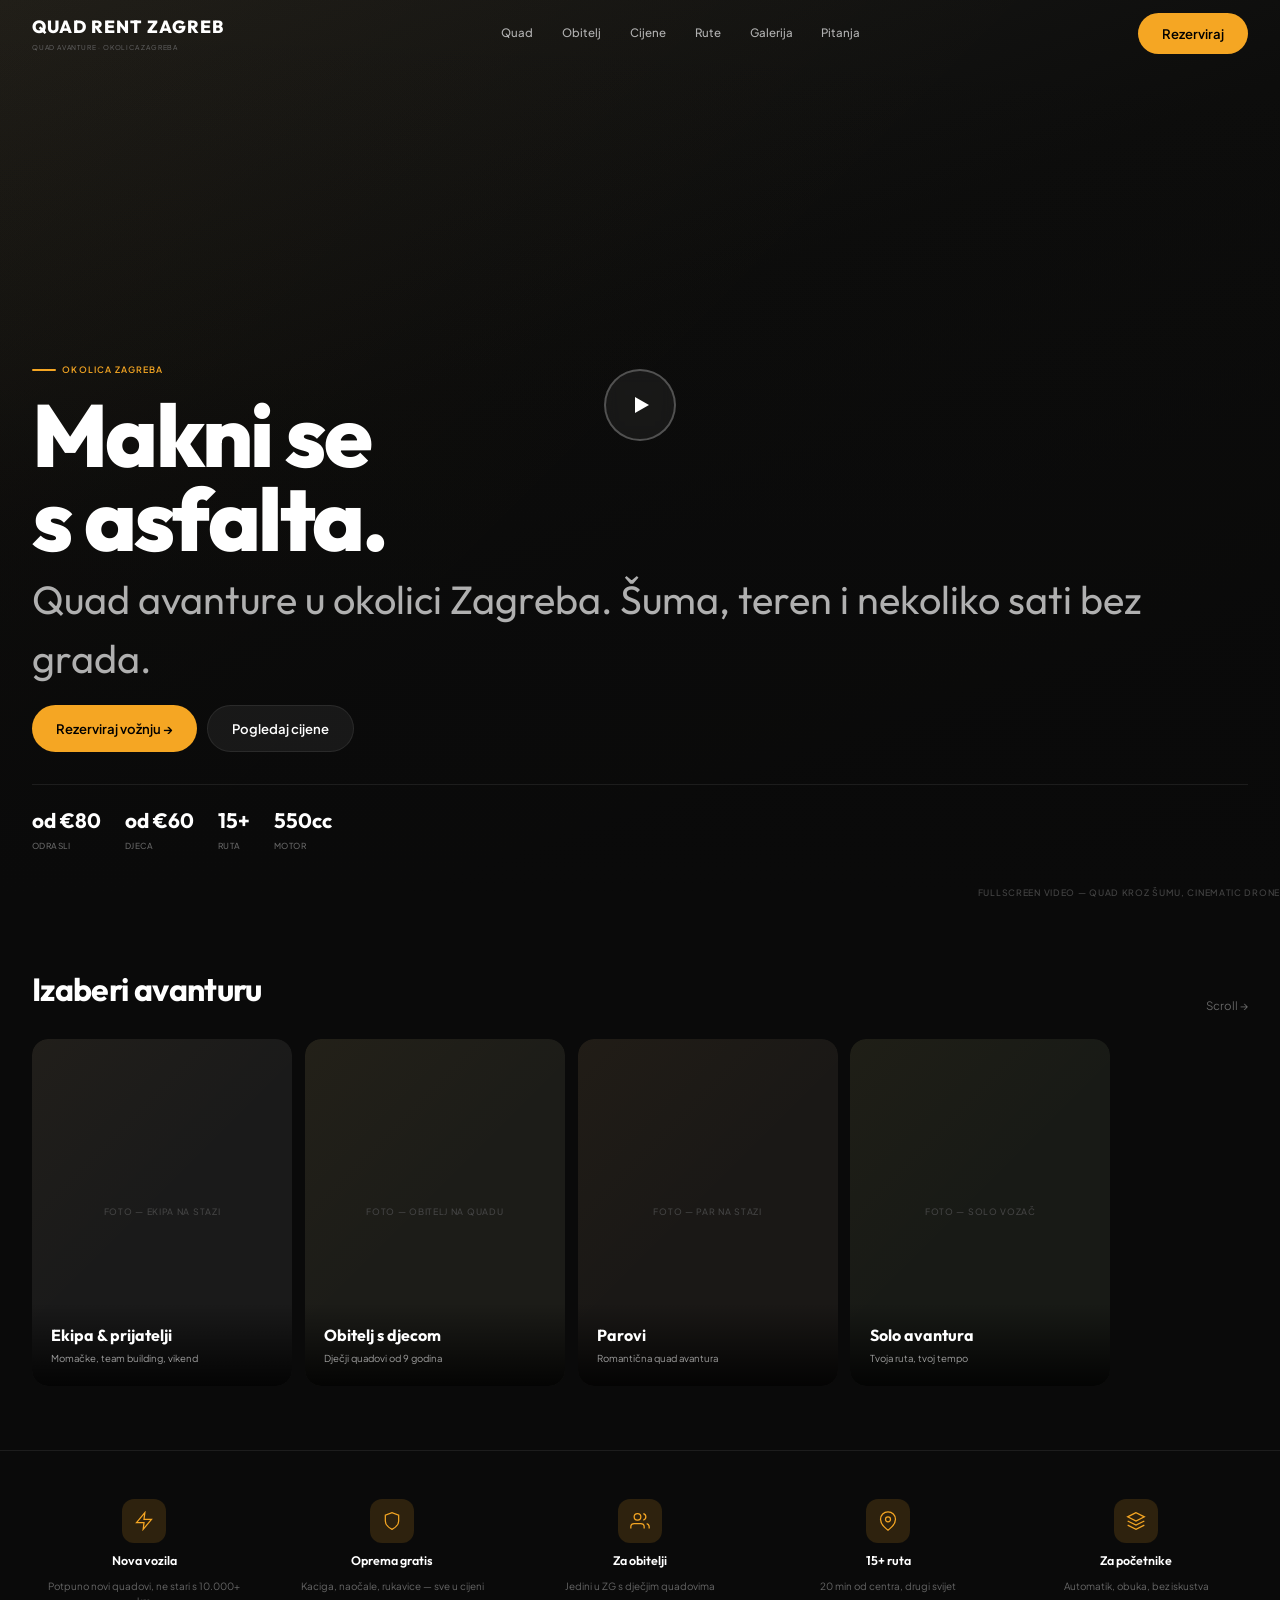
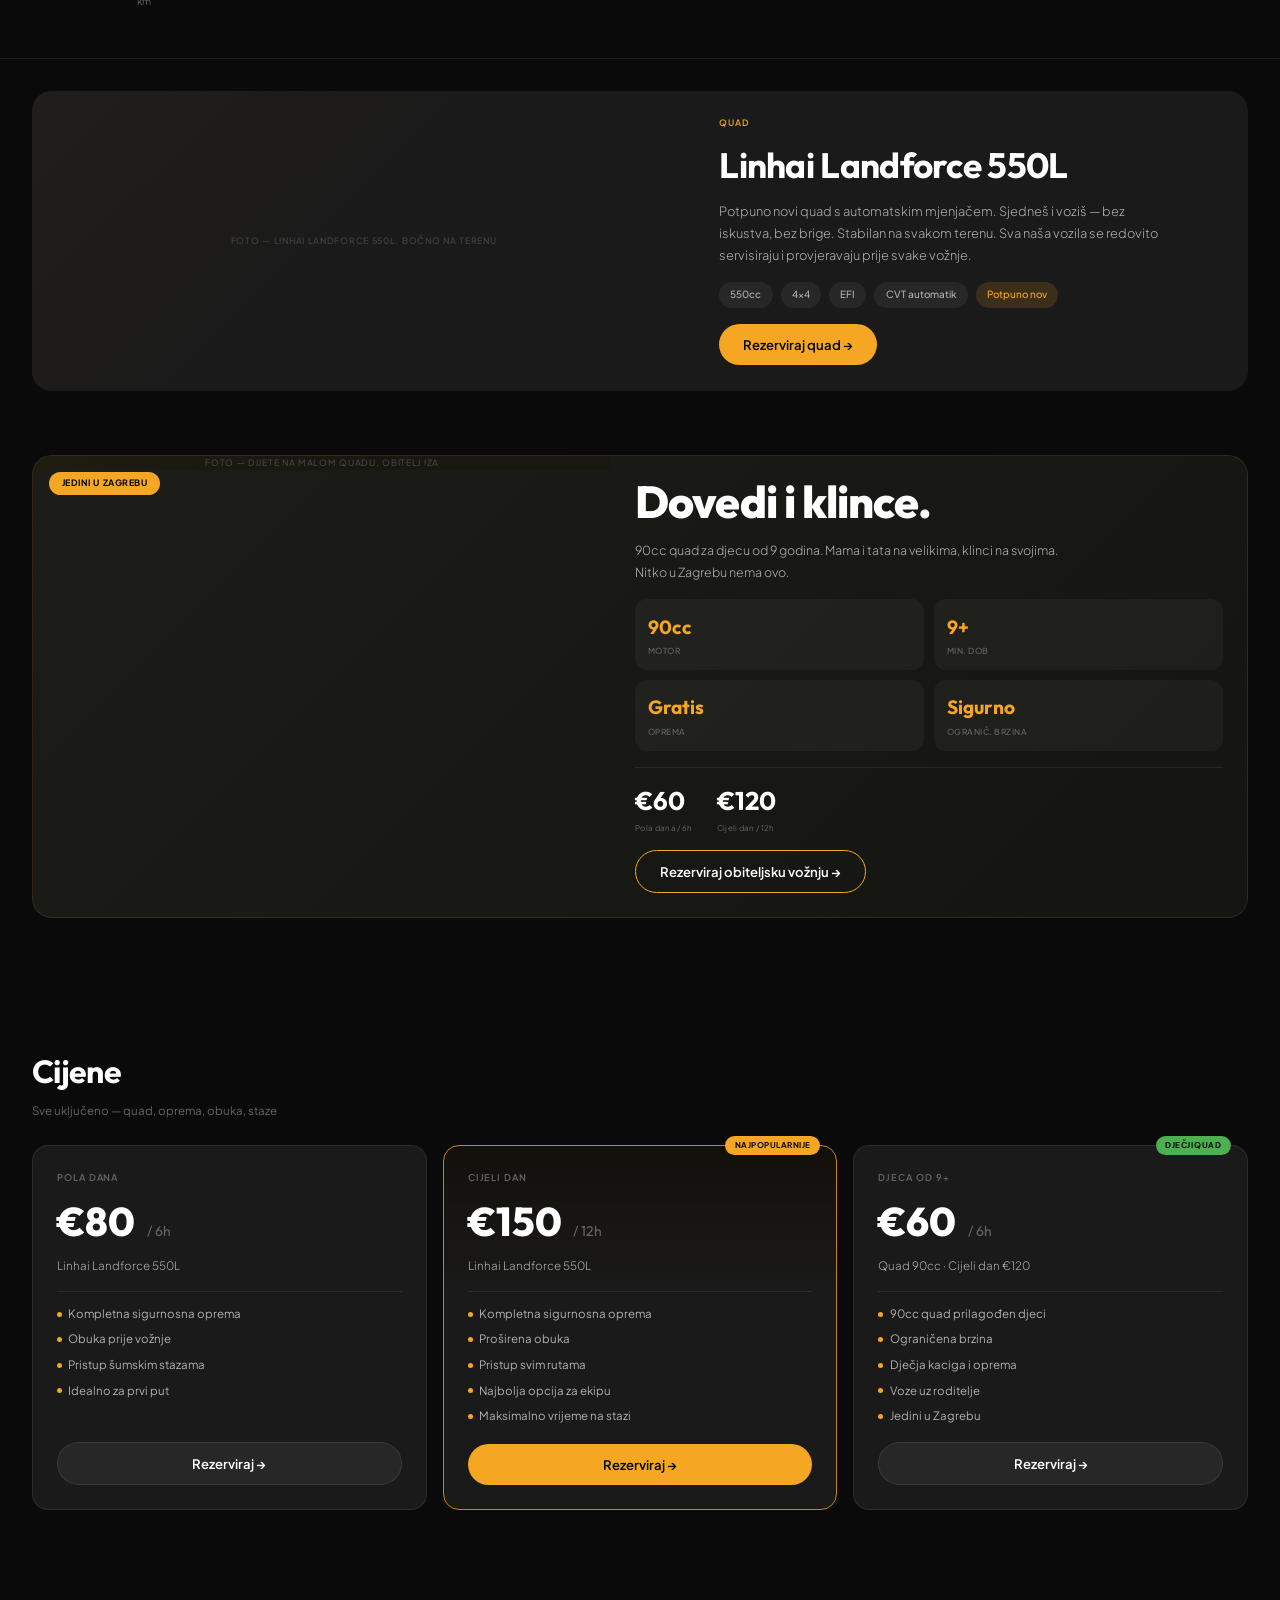
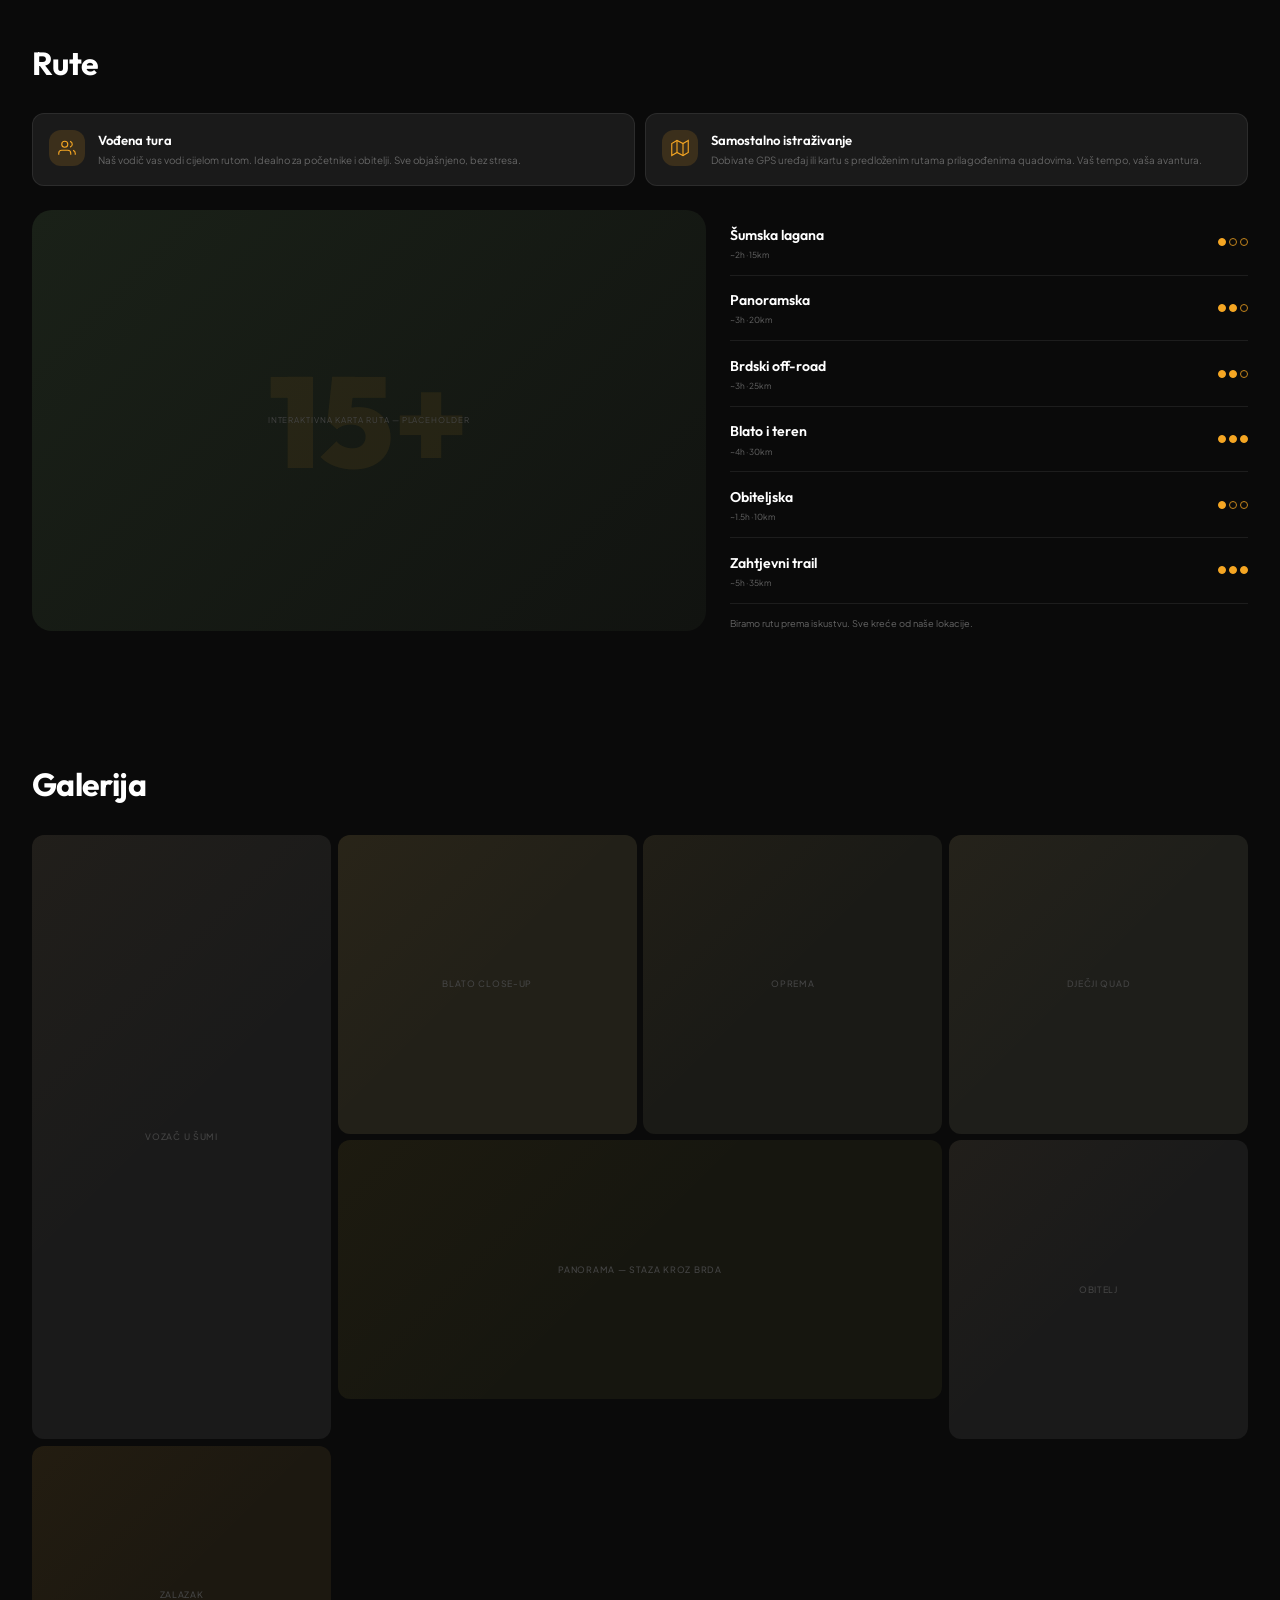
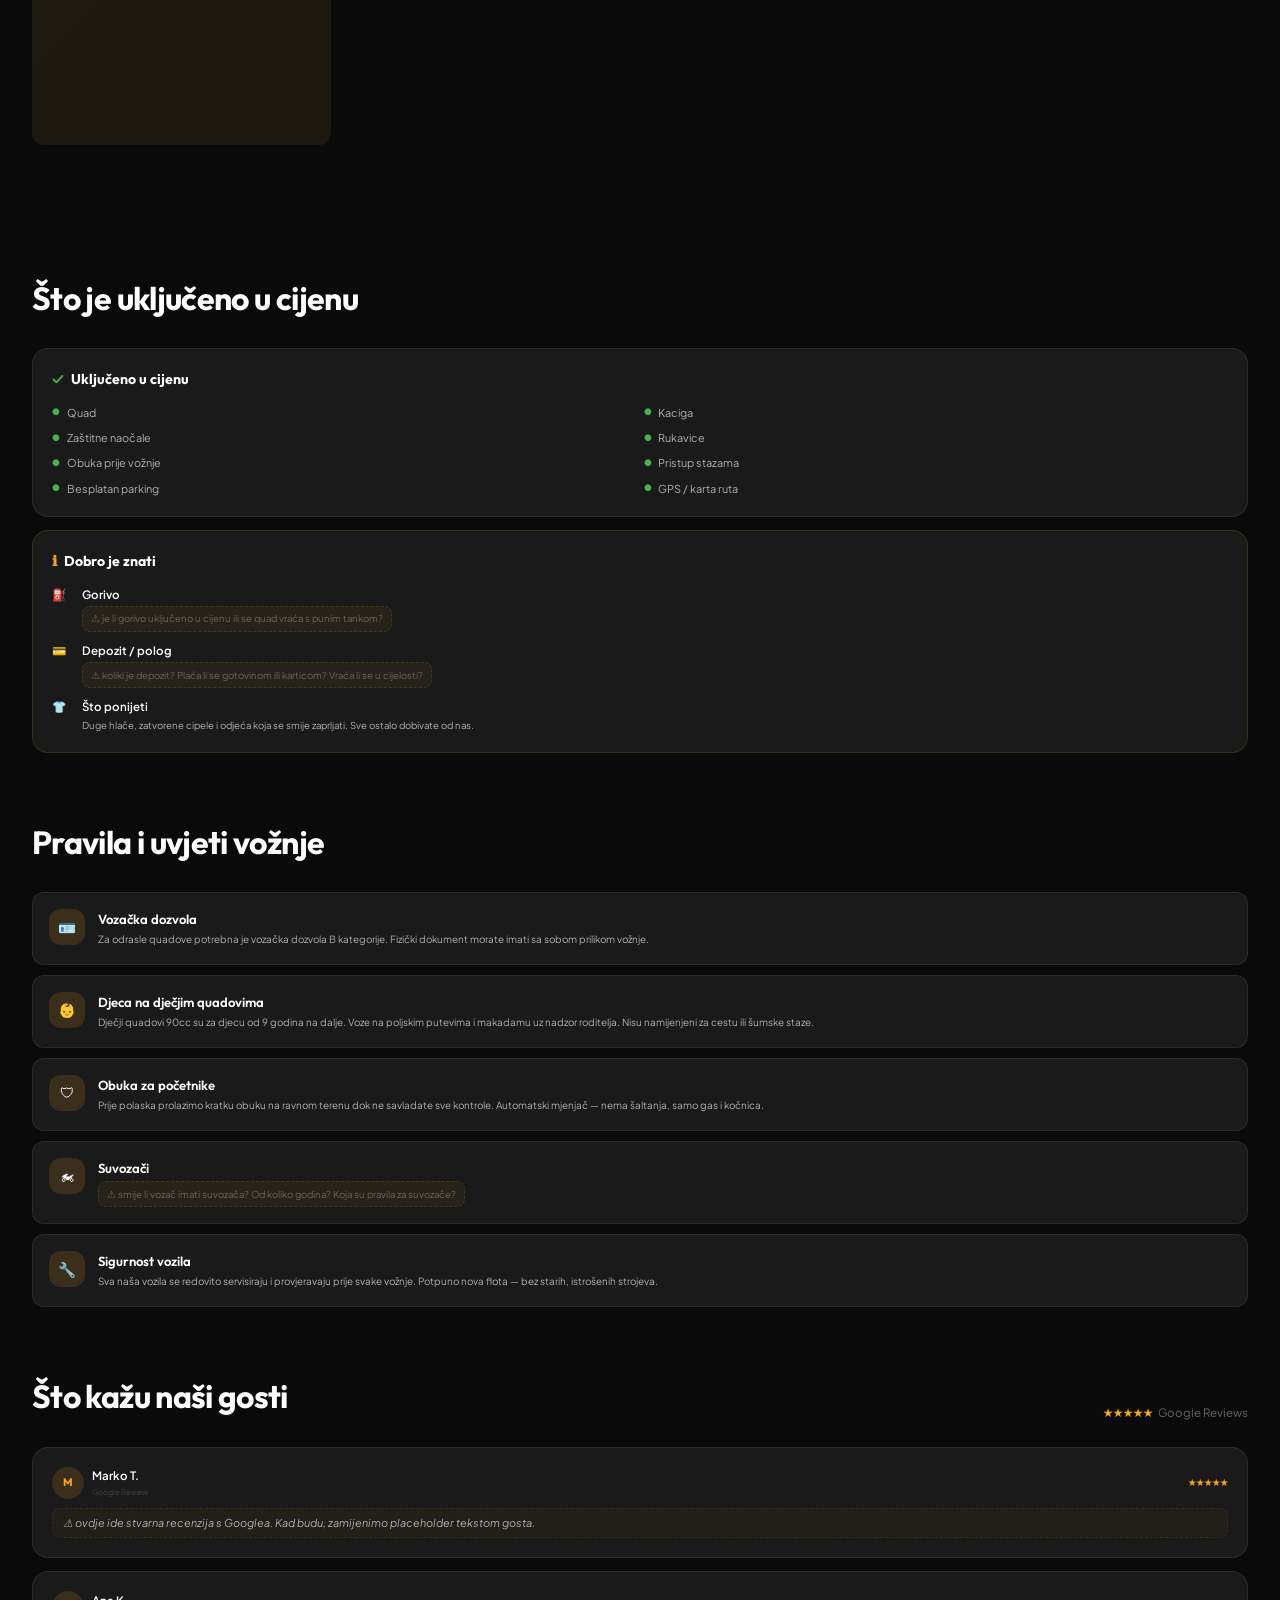
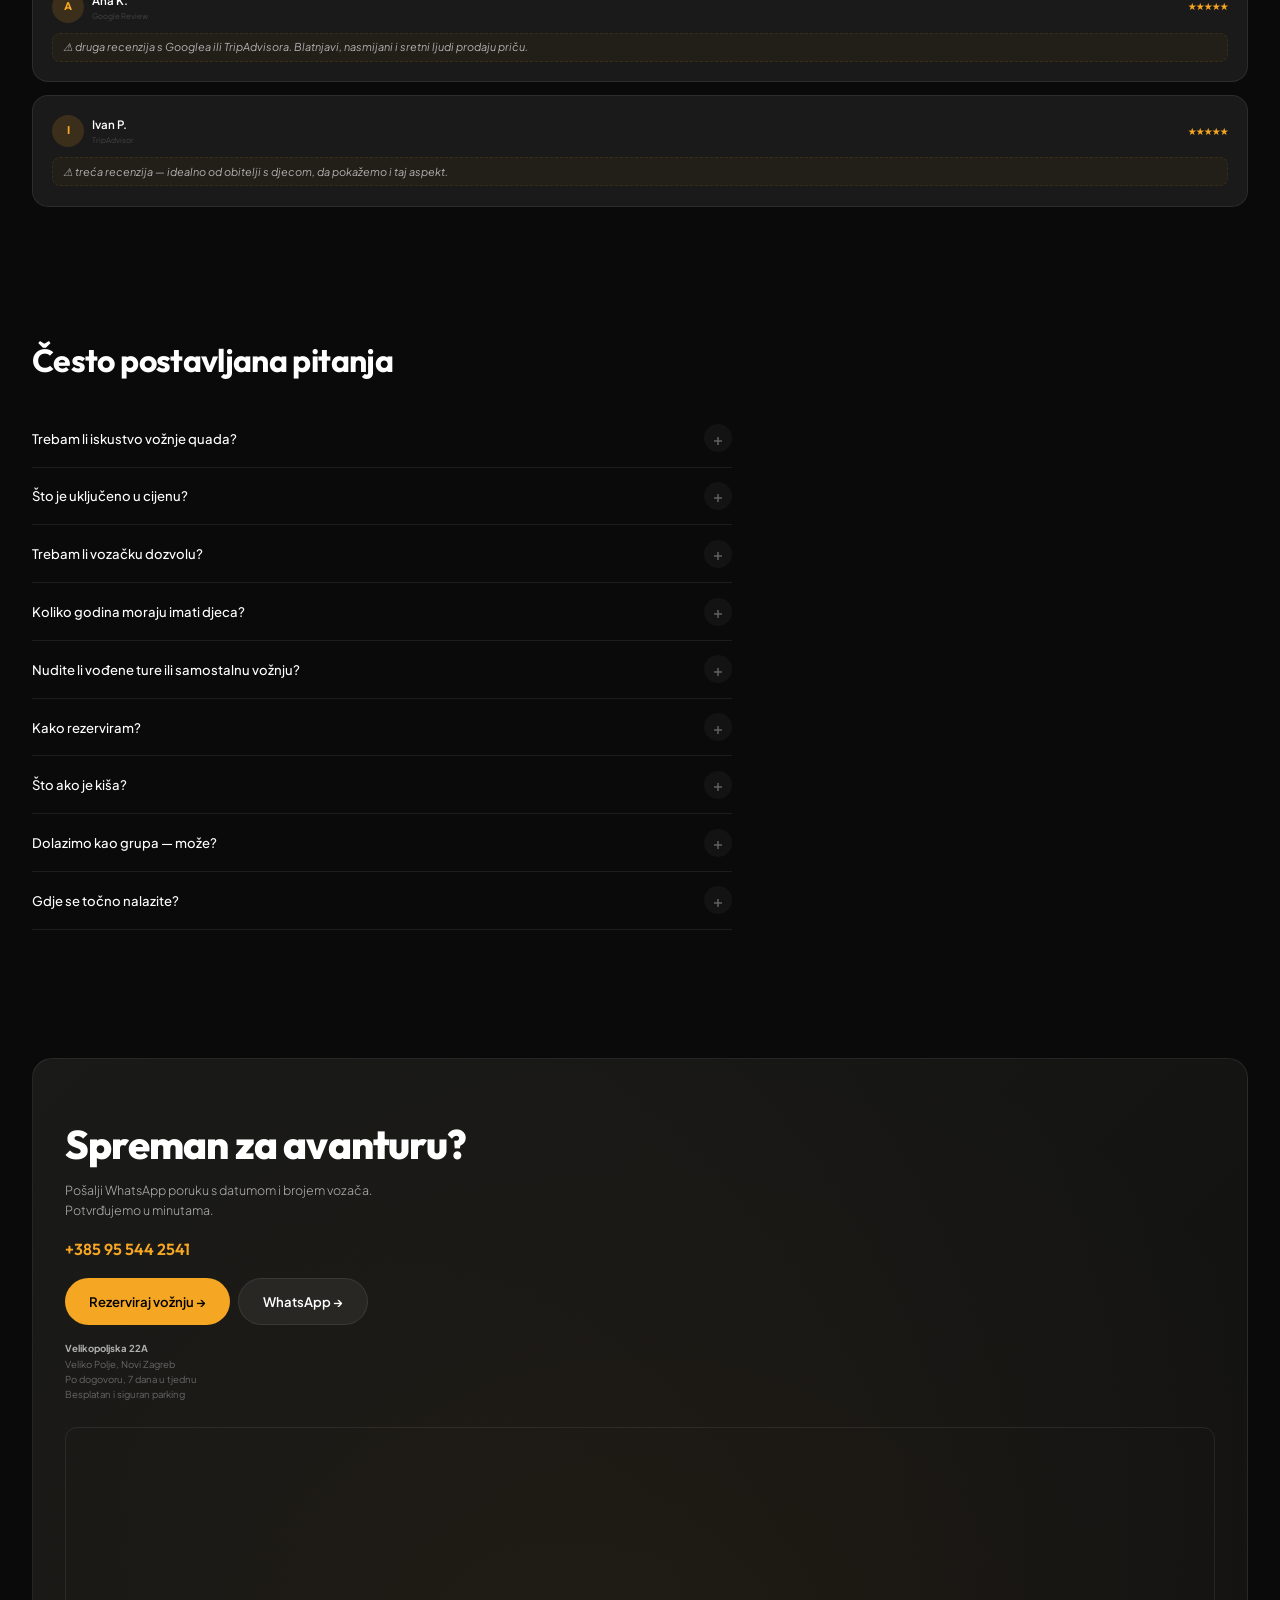
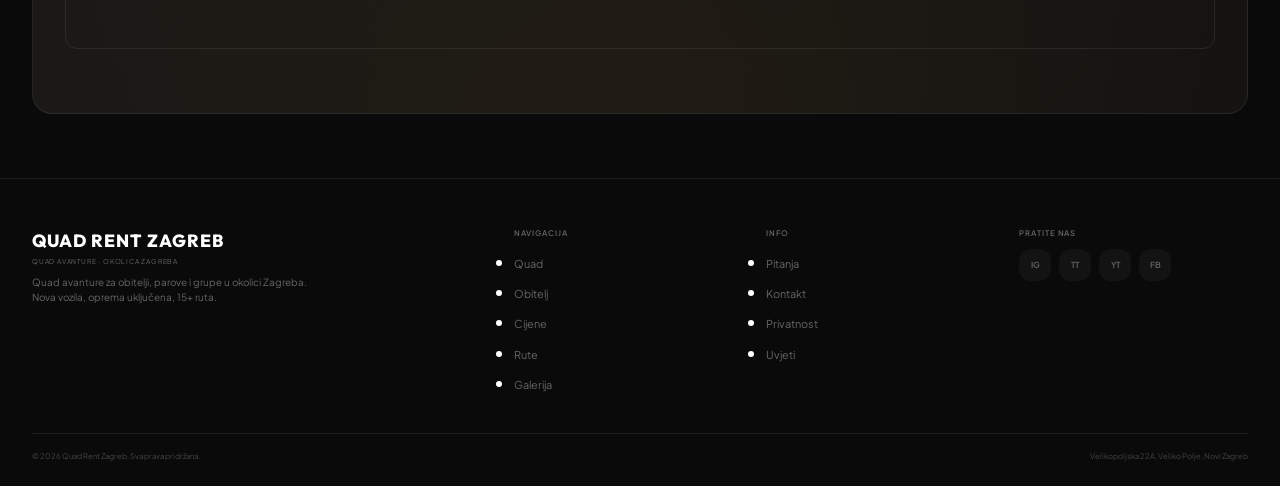
<file: quad_rent_zagreb_wireframe2.html>
<!DOCTYPE html>
<html lang="hr">
<head>
<meta charset="UTF-8">
<meta name="viewport" content="width=device-width, initial-scale=1.0">
<meta name="description" content="Quad avanture za obitelji, parove i grupe u okolici Zagreba. Nova vozila, oprema uključena, 15+ ruta.">
<title>Quad Rent Zagreb — Quad avanture Zagreb</title>
<style>
@import url('https://fonts.googleapis.com/css2?family=Plus+Jakarta+Sans:wght@300;400;500;600;700;800&family=Outfit:wght@300;400;500;600;700;800;900&display=swap');

*,*::before,*::after{margin:0;padding:0;box-sizing:border-box}

:root {
  /* Polaris Adventures-inspired palette */
  --bg-primary: #0a0a0a;
  --bg-secondary: #111111;
  --bg-card: #1a1a1a;
  --bg-card-hover: #222222;
  --bg-elevated: #252525;
  
  --text-primary: #ffffff;
  --text-secondary: #b0b0b0;
  --text-muted: #666666;
  --text-dim: #444444;
  
  /* Yellow/Amber accent like Polaris */
  --accent: #F5A623;
  --accent-hover: #FFBA42;
  --accent-dim: #c4851c;
  --accent-glow: rgba(245,166,35,0.15);
  
  --success: #4CAF50;
  --border: rgba(255,255,255,0.08);
  --border-hover: rgba(255,255,255,0.15);
  
  --radius-sm: 8px;
  --radius-md: 12px;
  --radius-lg: 16px;
  --radius-xl: 20px;
  --radius-full: 9999px;
  
  --font-display: 'Outfit', sans-serif;
  --font-body: 'Plus Jakarta Sans', sans-serif;
  
  --max-w: 1280px;
  --gutter: 1rem;
}

html { scroll-behavior: smooth; overflow-x: hidden; }

body {
  font-family: var(--font-body);
  background: var(--bg-primary);
  color: var(--text-primary);
  line-height: 1.6;
  overflow-x: hidden;
  -webkit-font-smoothing: antialiased;
}

img { max-width: 100%; display: block; }
a { color: inherit; text-decoration: none; }

.container { max-width: var(--max-w); margin: 0 auto; padding: 0 var(--gutter); }

/* ═══ BUTTONS ═══ */
.btn {
  display: inline-flex;
  align-items: center;
  justify-content: center;
  gap: 0.5rem;
  font-family: var(--font-body);
  font-weight: 600;
  font-size: 0.82rem;
  padding: 0.75rem 1.5rem;
  border-radius: var(--radius-full);
  border: none;
  cursor: pointer;
  transition: all 0.25s cubic-bezier(0.4,0,0.2,1);
  text-decoration: none;
  white-space: nowrap;
}

.btn--accent {
  background: var(--accent);
  color: #000;
}
.btn--accent:hover {
  background: var(--accent-hover);
  box-shadow: 0 8px 32px rgba(245,166,35,0.3);
  transform: translateY(-1px);
}

.btn--ghost {
  background: rgba(255,255,255,0.06);
  color: var(--text-primary);
  border: 1px solid var(--border);
}
.btn--ghost:hover {
  background: rgba(255,255,255,0.1);
  border-color: var(--border-hover);
}

.btn--outline {
  background: transparent;
  color: var(--text-primary);
  border: 1.5px solid var(--accent);
}
.btn--outline:hover {
  background: var(--accent);
  color: #000;
}

.btn svg { width: 16px; height: 16px; }

/* ═══ IMAGE PLACEHOLDERS ═══ */
.ph {
  background: var(--bg-card);
  display: flex;
  align-items: center;
  justify-content: center;
  position: relative;
  overflow: hidden;
}

.ph::before {
  content: '';
  position: absolute;
  inset: 0;
  background: linear-gradient(135deg, rgba(245,166,35,0.03) 0%, transparent 50%);
}

.ph span {
  font-family: var(--font-body);
  font-size: 0.55rem;
  font-weight: 500;
  letter-spacing: 0.08em;
  text-transform: uppercase;
  color: var(--text-dim);
  position: relative;
  z-index: 1;
}

/* ═══ CHIPS / TAGS ═══ */
.chip {
  display: inline-flex;
  align-items: center;
  gap: 0.3rem;
  padding: 0.3rem 0.7rem;
  background: rgba(255,255,255,0.06);
  border-radius: var(--radius-full);
  font-family: var(--font-body);
  font-size: 0.62rem;
  font-weight: 500;
  color: var(--text-secondary);
}

.chip--accent {
  background: var(--accent-glow);
  color: var(--accent);
}

/* ═══════════════════════════════════════
   NAV
   ═══════════════════════════════════════ */
.nav {
  position: fixed;
  top: 0; left: 0; right: 0;
  z-index: 100;
  padding: 0.8rem 0;
  transition: all 0.4s;
}

.nav.scrolled {
  background: rgba(10,10,10,0.88);
  backdrop-filter: blur(24px) saturate(1.4);
  border-bottom: 1px solid var(--border);
}

.nav__inner {
  display: flex;
  justify-content: space-between;
  align-items: center;
}

.nav__logo {
  font-family: var(--font-display);
  font-weight: 800;
  font-size: 1.1rem;
  letter-spacing: 0.06em;
  color: var(--text-primary);
  text-transform: uppercase;
}

.nav__logo small {
  display: block;
  font-family: var(--font-body);
  font-weight: 400;
  font-size: 0.42rem;
  letter-spacing: 0.12em;
  color: var(--text-muted);
  text-transform: uppercase;
  margin-top: 1px;
}

.nav__links {
  display: none;
  gap: 1.8rem;
  align-items: center;
}

.nav__links a {
  font-size: 0.72rem;
  font-weight: 500;
  color: var(--text-secondary);
  transition: color 0.2s;
}

.nav__links a:hover { color: var(--accent); }

.nav__book { display: none; }

.nav__hamburger {
  display: flex;
  flex-direction: column;
  gap: 5px;
  background: none;
  border: none;
  cursor: pointer;
  padding: 4px;
}

.nav__hamburger span {
  width: 22px;
  height: 1.5px;
  background: var(--text-primary);
  transition: all 0.3s;
  border-radius: 2px;
}

/* mobile menu */
.mobile-menu {
  position: fixed;
  inset: 0;
  background: var(--bg-primary);
  z-index: 99;
  display: flex;
  flex-direction: column;
  justify-content: center;
  align-items: center;
  gap: 1.8rem;
  opacity: 0;
  pointer-events: none;
  transition: opacity 0.4s;
}

.mobile-menu.open { opacity: 1; pointer-events: all; }

.mobile-menu a {
  font-family: var(--font-display);
  font-size: 1.5rem;
  font-weight: 600;
  color: var(--text-secondary);
  transition: color 0.2s;
}

.mobile-menu a:hover { color: var(--accent); }

/* ═══════════════════════════════════════
   HERO — full viewport, cinematic
   ═══════════════════════════════════════ */
.hero {
  position: relative;
  height: 100vh;
  height: 100svh;
  display: flex;
  align-items: flex-end;
  overflow: hidden;
}

.hero__bg {
  position: absolute;
  inset: 0;
  background: linear-gradient(160deg, #1a1a18 0%, #0d0d0c 40%, #080808 100%);
}

.hero__bg::after {
  content: '';
  position: absolute;
  inset: 0;
  background: linear-gradient(to top,
    var(--bg-primary) 0%,
    rgba(10,10,10,0.6) 35%,
    rgba(10,10,10,0.15) 60%,
    transparent 100%
  );
}

.hero__bg-label {
  position: absolute;
  top: 50%;
  left: 50%;
  transform: translate(-50%,-50%);
  font-size: 0.45rem;
  letter-spacing: 0.15em;
  text-transform: uppercase;
  color: var(--text-dim);
  z-index: 1;
  text-align: center;
}

/* play overlay */
.hero__play {
  position: absolute;
  top: 45%;
  left: 50%;
  transform: translate(-50%,-50%);
  z-index: 3;
  width: 72px;
  height: 72px;
  border-radius: 50%;
  border: 2px solid rgba(255,255,255,0.25);
  display: flex;
  align-items: center;
  justify-content: center;
  cursor: pointer;
  backdrop-filter: blur(8px);
  background: rgba(255,255,255,0.05);
  transition: all 0.3s;
}

.hero__play:hover {
  border-color: var(--accent);
  background: rgba(245,166,35,0.1);
  transform: translate(-50%,-50%) scale(1.08);
}

.hero__play::after {
  content: '';
  border-left: 14px solid #fff;
  border-top: 8px solid transparent;
  border-bottom: 8px solid transparent;
  margin-left: 3px;
}

.hero__content {
  position: relative;
  z-index: 3;
  padding-bottom: 3rem;
  width: 100%;
}

.hero__overline {
  display: inline-flex;
  align-items: center;
  gap: 0.4rem;
  font-size: 0.55rem;
  font-weight: 600;
  letter-spacing: 0.12em;
  text-transform: uppercase;
  color: var(--accent);
  margin-bottom: 1rem;
}

.hero__overline::before {
  content: '';
  width: 24px;
  height: 2px;
  background: var(--accent);
  border-radius: 2px;
}

.hero__headline {
  font-family: var(--font-display);
  font-weight: 800;
  font-size: clamp(2.5rem, 7vw, 5.5rem);
  line-height: 0.95;
  letter-spacing: -0.03em;
  color: var(--text-primary);
  margin-bottom: 1rem;
}

.hero__headline span {
  display: block;
  color: var(--text-secondary);
  font-weight: 400;
  font-size: 0.45em;
  letter-spacing: 0;
  line-height: 1.5;
  margin-top: 0.6rem;
}

.hero__actions {
  display: flex;
  flex-wrap: wrap;
  gap: 0.6rem;
  margin-bottom: 2rem;
}

/* hero quick stats */
.hero__stats {
  display: flex;
  gap: 1.5rem;
  flex-wrap: wrap;
  padding-top: 1.2rem;
  border-top: 1px solid var(--border);
}

.hero__stat { display: flex; flex-direction: column; gap: 0.1rem; }

.hero__stat-val {
  font-family: var(--font-display);
  font-weight: 700;
  font-size: 1.3rem;
  color: var(--text-primary);
}

.hero__stat-label {
  font-size: 0.52rem;
  font-weight: 500;
  letter-spacing: 0.06em;
  text-transform: uppercase;
  color: var(--text-muted);
}

/* ═══════════════════════════════════════
   CATEGORIES — scrollable cards (Polaris style)
   ═══════════════════════════════════════ */
.categories {
  padding: 4rem 0 3rem;
  overflow: hidden;
}

.section-header {
  display: flex;
  justify-content: space-between;
  align-items: flex-end;
  margin-bottom: 1.5rem;
  flex-wrap: wrap;
  gap: 0.5rem;
}

.section-title {
  font-family: var(--font-display);
  font-weight: 700;
  font-size: clamp(1.3rem, 3.5vw, 2rem);
  letter-spacing: -0.02em;
}

.section-sub {
  font-size: 0.72rem;
  color: var(--text-muted);
  font-weight: 400;
}

.cat-scroll {
  display: flex;
  gap: 0.8rem;
  overflow-x: auto;
  padding-bottom: 1rem;
  scroll-snap-type: x mandatory;
  -webkit-overflow-scrolling: touch;
  scrollbar-width: none;
}

.cat-scroll::-webkit-scrollbar { display: none; }

.cat-card {
  flex: 0 0 260px;
  scroll-snap-align: start;
  border-radius: var(--radius-lg);
  overflow: hidden;
  position: relative;
  cursor: pointer;
  transition: transform 0.3s;
}

.cat-card:hover { transform: translateY(-4px); }

.cat-card__img {
  aspect-ratio: 3/4;
  border-radius: var(--radius-lg);
}

.cat-card__overlay {
  position: absolute;
  bottom: 0;
  left: 0;
  right: 0;
  padding: 1.2rem;
  background: linear-gradient(to top, rgba(0,0,0,0.85) 0%, transparent 100%);
  border-radius: 0 0 var(--radius-lg) var(--radius-lg);
}

.cat-card__title {
  font-family: var(--font-display);
  font-weight: 700;
  font-size: 1rem;
  color: #fff;
  margin-bottom: 0.2rem;
}

.cat-card__desc {
  font-size: 0.6rem;
  color: rgba(255,255,255,0.6);
  font-weight: 400;
}

/* ═══════════════════════════════════════
   FEATURED — big card spotlight
   ═══════════════════════════════════════ */
.featured {
  padding: 2rem 0 4rem;
}

.featured__card {
  border-radius: var(--radius-xl);
  overflow: hidden;
  background: var(--bg-card);
  display: grid;
  grid-template-columns: 1fr;
}

.featured__img {
  aspect-ratio: 16/10;
  min-height: 280px;
}

.featured__body {
  padding: 1.5rem;
  display: flex;
  flex-direction: column;
  gap: 1rem;
  justify-content: center;
}

.featured__overline {
  font-size: 0.55rem;
  font-weight: 600;
  letter-spacing: 0.1em;
  text-transform: uppercase;
  color: var(--accent);
}

.featured__title {
  font-family: var(--font-display);
  font-weight: 700;
  font-size: clamp(1.4rem, 3.5vw, 2.2rem);
  line-height: 1.1;
  letter-spacing: -0.02em;
}

.featured__desc {
  font-size: 0.8rem;
  color: var(--text-secondary);
  font-weight: 300;
  line-height: 1.7;
  max-width: 460px;
}

.featured__specs {
  display: flex;
  gap: 0.5rem;
  flex-wrap: wrap;
}

/* ═══════════════════════════════════════
   KIDS — highlighted dark card
   ═══════════════════════════════════════ */
.kids {
  padding: 0 0 4rem;
}

.kids__card {
  border-radius: var(--radius-xl);
  overflow: hidden;
  background: linear-gradient(135deg, #1c1c18 0%, #141410 100%);
  border: 1px solid rgba(245,166,35,0.12);
  display: grid;
  grid-template-columns: 1fr;
  position: relative;
}

.kids__badge {
  position: absolute;
  top: 1rem;
  left: 1rem;
  z-index: 5;
  background: var(--accent);
  color: #000;
  font-family: var(--font-body);
  font-size: 0.55rem;
  font-weight: 700;
  letter-spacing: 0.06em;
  padding: 0.3rem 0.8rem;
  border-radius: var(--radius-full);
  text-transform: uppercase;
}

.kids__img {
  aspect-ratio: 16/10;
  min-height: 260px;
}

.kids__body {
  padding: 1.5rem;
  display: flex;
  flex-direction: column;
  gap: 1rem;
}

.kids__title {
  font-family: var(--font-display);
  font-weight: 800;
  font-size: clamp(1.6rem, 4.5vw, 2.8rem);
  line-height: 1;
  letter-spacing: -0.02em;
}

.kids__sub {
  font-size: 0.78rem;
  color: var(--text-secondary);
  font-weight: 300;
  line-height: 1.7;
  max-width: 440px;
}

.kids__info-grid {
  display: grid;
  grid-template-columns: repeat(2, 1fr);
  gap: 0.6rem;
}

.kids__info-item {
  background: rgba(255,255,255,0.04);
  border-radius: var(--radius-md);
  padding: 0.8rem;
  display: flex;
  flex-direction: column;
  gap: 0.1rem;
}

.kids__info-val {
  font-family: var(--font-display);
  font-weight: 700;
  font-size: 1.2rem;
  color: var(--accent);
}

.kids__info-label {
  font-size: 0.52rem;
  font-weight: 500;
  color: var(--text-muted);
  text-transform: uppercase;
  letter-spacing: 0.06em;
}

.kids__prices {
  display: flex;
  gap: 1.5rem;
  flex-wrap: wrap;
  padding-top: 0.8rem;
  border-top: 1px solid var(--border);
}

.kids__price { display: flex; flex-direction: column; }
.kids__price-val { font-family: var(--font-display); font-weight: 700; font-size: 1.6rem; }
.kids__price-label { font-size: 0.5rem; color: var(--text-muted); letter-spacing: 0.04em; }

/* ═══════════════════════════════════════
   PRICING — clean cards
   ═══════════════════════════════════════ */
.pricing {
  padding: 4rem 0;
}

.pricing__grid {
  display: grid;
  grid-template-columns: 1fr;
  gap: 1rem;
}

.pricing__card {
  background: var(--bg-card);
  border-radius: var(--radius-lg);
  padding: 1.5rem;
  border: 1px solid var(--border);
  transition: border-color 0.3s;
  position: relative;
  display: flex;
  flex-direction: column;
  gap: 1rem;
}

.pricing__card:hover { border-color: var(--border-hover); }

.pricing__card--pop {
  border-color: var(--accent-dim);
  background: linear-gradient(180deg, rgba(245,166,35,0.04) 0%, var(--bg-card) 40%);
}

.pricing__card-badge {
  position: absolute;
  top: -0.6rem;
  right: 1rem;
  background: var(--accent);
  color: #000;
  font-size: 0.5rem;
  font-weight: 700;
  letter-spacing: 0.06em;
  text-transform: uppercase;
  padding: 0.2rem 0.6rem;
  border-radius: var(--radius-full);
}

.pricing__card-type {
  font-size: 0.58rem;
  font-weight: 600;
  letter-spacing: 0.1em;
  text-transform: uppercase;
  color: var(--text-muted);
}

.pricing__card-price {
  font-family: var(--font-display);
  font-weight: 800;
  font-size: 2.5rem;
  line-height: 1;
  color: var(--text-primary);
}

.pricing__card-price small {
  font-size: 0.35em;
  font-weight: 400;
  color: var(--text-muted);
  margin-left: 0.3rem;
}

.pricing__card-duration {
  font-size: 0.72rem;
  color: var(--text-secondary);
  font-weight: 300;
}

.pricing__card-features {
  display: flex;
  flex-direction: column;
  gap: 0.45rem;
  padding-top: 0.8rem;
  border-top: 1px solid var(--border);
  flex: 1;
}

.pricing__card-features li {
  display: flex;
  align-items: center;
  gap: 0.4rem;
  font-size: 0.72rem;
  color: var(--text-secondary);
  font-weight: 400;
  list-style: none;
}

.pricing__card-features li::before {
  content: '';
  width: 5px;
  height: 5px;
  background: var(--accent);
  border-radius: 50%;
  flex-shrink: 0;
}

.pricing__card .btn { margin-top: auto; }

/* ═══════════════════════════════════════
   ROUTES
   ═══════════════════════════════════════ */
.routes {
  padding: 4rem 0;
}

.routes__layout {
  display: grid;
  grid-template-columns: 1fr;
  gap: 1.5rem;
}

.routes__map {
  border-radius: var(--radius-xl);
  overflow: hidden;
  min-height: 300px;
  position: relative;
  background: linear-gradient(135deg, #1a2118 0%, #111310 100%);
  display: flex;
  align-items: center;
  justify-content: center;
  flex-direction: column;
  gap: 0.5rem;
}

.routes__map-big {
  font-family: var(--font-display);
  font-weight: 900;
  font-size: clamp(4rem, 14vw, 8rem);
  color: rgba(245,166,35,0.08);
  line-height: 1;
  position: absolute;
  z-index: 0;
}

.routes__map span {
  position: relative;
  z-index: 1;
  font-size: 0.5rem;
  letter-spacing: 0.12em;
  text-transform: uppercase;
  color: var(--text-dim);
}

.routes__list {
  display: flex;
  flex-direction: column;
  gap: 0;
}

.route-row {
  display: flex;
  justify-content: space-between;
  align-items: center;
  padding: 0.85rem 0;
  border-bottom: 1px solid var(--border);
  gap: 0.5rem;
  transition: background 0.2s;
  cursor: pointer;
}

.route-row:hover { background: rgba(255,255,255,0.02); }

.route-row__left { display: flex; flex-direction: column; gap: 0.1rem; }
.route-row__name { font-family: var(--font-display); font-weight: 600; font-size: 0.88rem; }
.route-row__meta { font-size: 0.52rem; color: var(--text-muted); }
.route-row__diff { display: flex; gap: 3px; }
.route-row__diff i {
  width: 8px; height: 8px;
  border-radius: 50%;
  border: 1.5px solid var(--accent-dim);
  font-style: normal;
}
.route-row__diff i.f { background: var(--accent); border-color: var(--accent); }

/* ═══════════════════════════════════════
   GALLERY — masonry-ish grid
   ═══════════════════════════════════════ */
.gallery {
  padding: 4rem 0;
}

.gallery__grid {
  display: grid;
  grid-template-columns: 1fr 1fr;
  gap: 0.4rem;
}

.gallery__item {
  border-radius: var(--radius-md);
  overflow: hidden;
  aspect-ratio: 1;
  position: relative;
  cursor: pointer;
  transition: opacity 0.3s;
}

.gallery__item:hover { opacity: 0.85; }
.gallery__item--tall { grid-row: span 2; aspect-ratio: auto; }
.gallery__item--wide { grid-column: span 2; aspect-ratio: 21/9; }

/* ═══════════════════════════════════════
   TRUST BAR — horizontal icons
   ═══════════════════════════════════════ */
.trust-bar {
  padding: 3rem 0;
  border-top: 1px solid var(--border);
  border-bottom: 1px solid var(--border);
}

.trust-bar__grid {
  display: grid;
  grid-template-columns: repeat(2, 1fr);
  gap: 1.5rem;
}

.trust-bar__item {
  display: flex;
  flex-direction: column;
  align-items: center;
  text-align: center;
  gap: 0.5rem;
}

.trust-bar__icon {
  width: 44px;
  height: 44px;
  border-radius: var(--radius-md);
  background: var(--accent-glow);
  display: flex;
  align-items: center;
  justify-content: center;
  color: var(--accent);
}

.trust-bar__icon svg { width: 20px; height: 20px; }

.trust-bar__title {
  font-family: var(--font-display);
  font-weight: 600;
  font-size: 0.78rem;
}

.trust-bar__text {
  font-size: 0.62rem;
  color: var(--text-muted);
  line-height: 1.55;
  max-width: 200px;
}

/* ═══════════════════════════════════════
   FAQ
   ═══════════════════════════════════════ */
.faq {
  padding: 4rem 0;
}

.faq__list { max-width: 700px; }

.faq__item {
  border-bottom: 1px solid var(--border);
}

.faq__q {
  width: 100%;
  display: flex;
  justify-content: space-between;
  align-items: center;
  padding: 0.9rem 0;
  background: none;
  border: none;
  cursor: pointer;
  font-family: var(--font-body);
  font-size: 0.82rem;
  font-weight: 500;
  color: var(--text-primary);
  text-align: left;
  gap: 0.5rem;
}

.faq__q:hover { color: var(--accent); }

.faq__toggle {
  width: 28px;
  height: 28px;
  border-radius: 50%;
  background: rgba(255,255,255,0.04);
  display: flex;
  align-items: center;
  justify-content: center;
  flex-shrink: 0;
  font-size: 1rem;
  color: var(--text-muted);
  transition: all 0.3s;
}

.faq__item.open .faq__toggle {
  background: var(--accent-glow);
  color: var(--accent);
  transform: rotate(45deg);
}

.faq__a {
  max-height: 0;
  overflow: hidden;
  transition: max-height 0.4s ease;
}

.faq__item.open .faq__a { max-height: 250px; }

.faq__a p {
  font-size: 0.74rem;
  color: var(--text-secondary);
  line-height: 1.7;
  font-weight: 300;
  padding-bottom: 0.8rem;
  max-width: 550px;
}

/* ═══════════════════════════════════════
   CTA BANNER
   ═══════════════════════════════════════ */
.cta-banner {
  padding: 4rem 0;
}

.cta-banner__card {
  background: linear-gradient(135deg, #1a1a18, #111);
  border-radius: var(--radius-xl);
  padding: 2.5rem 1.5rem;
  text-align: center;
  display: flex;
  flex-direction: column;
  align-items: center;
  gap: 1rem;
  border: 1px solid var(--border);
  position: relative;
  overflow: hidden;
}

.cta-banner__card::before {
  content: '';
  position: absolute;
  top: -50%;
  left: -50%;
  width: 200%;
  height: 200%;
  background: radial-gradient(circle at 50% 80%, rgba(245,166,35,0.06) 0%, transparent 50%);
  pointer-events: none;
}

.cta-banner__title {
  font-family: var(--font-display);
  font-weight: 800;
  font-size: clamp(1.6rem, 4.5vw, 2.5rem);
  line-height: 1.05;
  letter-spacing: -0.02em;
  position: relative;
}

.cta-banner__sub {
  font-size: 0.78rem;
  color: var(--text-secondary);
  font-weight: 300;
  max-width: 380px;
  position: relative;
}

.cta-banner__phone {
  font-family: var(--font-display);
  font-weight: 600;
  font-size: 1rem;
  color: var(--accent);
  position: relative;
}

/* ═══════════════════════════════════════
   FOOTER
   ═══════════════════════════════════════ */
.footer {
  padding: 3rem 0 1.5rem;
  border-top: 1px solid var(--border);
}

.footer__top {
  display: grid;
  grid-template-columns: 1fr 1fr;
  gap: 1.5rem;
  margin-bottom: 2rem;
}

.footer__brand {
  grid-column: 1 / -1;
  margin-bottom: 0.5rem;
}

.footer__brand p {
  font-size: 0.62rem;
  color: var(--text-muted);
  line-height: 1.6;
  max-width: 280px;
  margin-top: 0.5rem;
}

.footer__col-title {
  font-size: 0.48rem;
  font-weight: 600;
  letter-spacing: 0.12em;
  text-transform: uppercase;
  color: var(--text-muted);
  margin-bottom: 0.6rem;
}

.footer__links li { margin-bottom: 0.3rem; }
.footer__links a { font-size: 0.68rem; color: var(--text-muted); transition: color 0.2s; }
.footer__links a:hover { color: var(--accent); }

.footer__bottom {
  padding-top: 1rem;
  border-top: 1px solid var(--border);
  display: flex;
  justify-content: space-between;
  align-items: center;
  flex-wrap: wrap;
  gap: 0.4rem;
}

.footer__bottom p { font-size: 0.48rem; color: var(--text-dim); }

.footer__socials { display: flex; gap: 0.5rem; }
.footer__socials a {
  width: 32px;
  height: 32px;
  border-radius: var(--radius-md);
  background: rgba(255,255,255,0.04);
  display: flex;
  align-items: center;
  justify-content: center;
  font-size: 0.52rem;
  color: var(--text-muted);
  font-weight: 600;
  transition: all 0.2s;
}
.footer__socials a:hover { background: var(--accent-glow); color: var(--accent); }

/* ═══════════════════════════════════════
   RESPONSIVE
   ═══════════════════════════════════════ */
@media (min-width: 640px) {
  :root { --gutter: 1.5rem; }
  .trust-bar__grid { grid-template-columns: repeat(4, 1fr); }
  .pricing__grid { grid-template-columns: repeat(2, 1fr); }
  .gallery__grid { grid-template-columns: repeat(3, 1fr); }
  .footer__top { grid-template-columns: 2fr 1fr 1fr; }
  .footer__brand { grid-column: auto; }
}

@media (min-width: 960px) {
  :root { --gutter: 2rem; }
  .nav__links { display: flex; }
  .nav__book { display: inline-flex; }
  .nav__hamburger { display: none; }
  .featured__card { grid-template-columns: 1.2fr 1fr; }
  .featured__img { min-height: 400px; aspect-ratio: auto; }
  .kids__card { grid-template-columns: 1fr 1.1fr; }
  .kids__img { min-height: auto; aspect-ratio: auto; }
  .pricing__grid { grid-template-columns: repeat(3, 1fr); }
  .routes__layout { grid-template-columns: 1.3fr 1fr; }
  .gallery__grid { grid-template-columns: repeat(4, 1fr); }
  .footer__top { grid-template-columns: 2fr 1fr 1fr 1fr; }
  .trust-bar__grid { grid-template-columns: repeat(5, 1fr); }
  .cta-banner__card { padding: 4rem 2rem; }
  .cta-banner__card > div { grid-template-columns: 1fr 1fr; }
  #reviews-grid { grid-template-columns: repeat(3, 1fr); }
  .routes__options { grid-template-columns: 1fr 1fr !important; }
}

/* ═══════════════════════════════════════
   BOOKING MODAL
   ═══════════════════════════════════════ */
.modal-overlay {
  position: fixed;
  inset: 0;
  z-index: 200;
  background: rgba(0,0,0,0.7);
  backdrop-filter: blur(8px);
  display: flex;
  align-items: center;
  justify-content: center;
  padding: 1rem;
  opacity: 0;
  pointer-events: none;
  transition: opacity 0.35s;
}
.modal-overlay.open { opacity: 1; pointer-events: all; }

.modal {
  background: var(--bg-secondary);
  border: 1px solid var(--border);
  border-radius: var(--radius-xl);
  width: 100%;
  max-width: 440px;
  max-height: 90vh;
  overflow-y: auto;
  padding: 1.5rem;
  position: relative;
  transform: translateY(20px) scale(0.97);
  transition: transform 0.35s cubic-bezier(0.4,0,0.2,1);
}
.modal-overlay.open .modal { transform: translateY(0) scale(1); }

.modal__close {
  position: absolute;
  top: 1rem;
  right: 1rem;
  width: 32px;
  height: 32px;
  border-radius: 50%;
  background: rgba(255,255,255,0.06);
  border: none;
  color: var(--text-muted);
  font-size: 1.1rem;
  cursor: pointer;
  display: flex;
  align-items: center;
  justify-content: center;
  transition: all 0.2s;
}
.modal__close:hover { background: rgba(255,255,255,0.1); color: var(--text-primary); }

.modal__title {
  font-family: var(--font-display);
  font-weight: 700;
  font-size: 1.2rem;
  margin-bottom: 0.3rem;
}

.modal__sub {
  font-size: 0.68rem;
  color: var(--text-muted);
  margin-bottom: 1.2rem;
}

.modal__group {
  margin-bottom: 1rem;
}

.modal__label {
  display: block;
  font-size: 0.6rem;
  font-weight: 600;
  letter-spacing: 0.06em;
  text-transform: uppercase;
  color: var(--text-muted);
  margin-bottom: 0.4rem;
}

/* Toggle buttons for type/duration */
.modal__toggle {
  display: grid;
  grid-template-columns: 1fr 1fr;
  gap: 0.4rem;
}

.modal__toggle-btn {
  padding: 0.65rem 0.5rem;
  background: rgba(255,255,255,0.04);
  border: 1.5px solid var(--border);
  border-radius: var(--radius-md);
  font-family: var(--font-body);
  font-size: 0.72rem;
  font-weight: 500;
  color: var(--text-secondary);
  cursor: pointer;
  transition: all 0.2s;
  text-align: center;
}

.modal__toggle-btn:hover { border-color: var(--border-hover); }

.modal__toggle-btn.active {
  border-color: var(--accent);
  background: var(--accent-glow);
  color: var(--accent);
}

.modal__toggle-btn .toggle-price {
  display: block;
  font-family: var(--font-display);
  font-weight: 700;
  font-size: 1rem;
  margin-top: 0.15rem;
  color: var(--text-primary);
}

.modal__toggle-btn.active .toggle-price { color: var(--accent); }

/* inputs */
.modal__input {
  width: 100%;
  padding: 0.65rem 0.8rem;
  background: rgba(255,255,255,0.04);
  border: 1.5px solid var(--border);
  border-radius: var(--radius-md);
  font-family: var(--font-body);
  font-size: 0.78rem;
  color: var(--text-primary);
  outline: none;
  transition: border-color 0.2s;
  -webkit-appearance: none;
}

.modal__input:focus { border-color: var(--accent); }
.modal__input::placeholder { color: var(--text-dim); }

/* date input fix */
.modal__input[type="date"] { color-scheme: dark; }

/* stepper for persons */
.modal__stepper {
  display: flex;
  align-items: center;
  gap: 0.6rem;
}

.modal__stepper-btn {
  width: 36px;
  height: 36px;
  border-radius: 50%;
  background: rgba(255,255,255,0.06);
  border: 1.5px solid var(--border);
  color: var(--text-primary);
  font-size: 1.1rem;
  font-weight: 500;
  cursor: pointer;
  display: flex;
  align-items: center;
  justify-content: center;
  transition: all 0.2s;
  font-family: var(--font-body);
}

.modal__stepper-btn:hover { border-color: var(--accent); color: var(--accent); }

.modal__stepper-val {
  font-family: var(--font-display);
  font-weight: 700;
  font-size: 1.2rem;
  min-width: 28px;
  text-align: center;
}

/* summary */
.modal__summary {
  background: rgba(255,255,255,0.03);
  border: 1px solid var(--border);
  border-radius: var(--radius-md);
  padding: 0.8rem;
  margin-bottom: 1rem;
  display: flex;
  flex-direction: column;
  gap: 0.3rem;
}

.modal__summary-row {
  display: flex;
  justify-content: space-between;
  font-size: 0.68rem;
  color: var(--text-secondary);
}

.modal__summary-row span:last-child { font-weight: 600; color: var(--text-primary); }

.modal__summary-total {
  display: flex;
  justify-content: space-between;
  padding-top: 0.4rem;
  border-top: 1px solid var(--border);
  font-size: 0.78rem;
  font-weight: 600;
}

.modal__summary-total span:last-child {
  font-family: var(--font-display);
  font-weight: 800;
  font-size: 1.1rem;
  color: var(--accent);
}

.modal__wa-btn {
  width: 100%;
  padding: 0.85rem;
  font-size: 0.85rem;
}

.modal__wa-btn svg { width: 18px; height: 18px; }

.modal__note {
  text-align: center;
  font-size: 0.52rem;
  color: var(--text-dim);
  margin-top: 0.6rem;
}

/* ═══ SCROLL REVEAL ═══ */
.reveal {
  opacity: 0;
  transform: translateY(24px);
  transition: opacity 0.7s cubic-bezier(0.4,0,0.2,1), transform 0.7s cubic-bezier(0.4,0,0.2,1);
}
.reveal.visible { opacity: 1; transform: translateY(0); }
</style>
</head>
<body>

<!-- MOBILE MENU -->
<div class="mobile-menu" id="mm">
  <a href="#vehicle" onclick="toggleMenu()">Quad</a>
  <a href="#kids" onclick="toggleMenu()">Obitelj</a>
  <a href="#pricing" onclick="toggleMenu()">Cijene</a>
  <a href="#routes" onclick="toggleMenu()">Rute</a>
  <a href="#gallery" onclick="toggleMenu()">Galerija</a>
  <a href="#faq" onclick="toggleMenu()">Pitanja</a>
  <a href="#contact" onclick="toggleMenu()">Kontakt</a>
</div>

<!-- NAV -->
<nav class="nav" id="nav">
  <div class="container nav__inner">
    <a href="#" class="nav__logo">QUAD RENT ZAGREB <small>Quad avanture · okolica Zagreba</small></a>
    <div class="nav__links">
      <a href="#vehicle">Quad</a>
      <a href="#kids">Obitelj</a>
      <a href="#pricing">Cijene</a>
      <a href="#routes">Rute</a>
      <a href="#gallery">Galerija</a>
      <a href="#faq">Pitanja</a>
    </div>
    <button class="btn btn--accent nav__book" onclick="openBooking()">Rezerviraj</button>
    <button class="nav__hamburger" id="hb" onclick="toggleMenu()" aria-label="Menu"><span></span><span></span><span></span></button>
  </div>
</nav>

<!-- HERO -->
<section class="hero">
  <div class="hero__bg ph">
    <span class="hero__bg-label">Fullscreen video — quad kroz šumu, cinematic drone</span>
  </div>
  <div class="hero__play"></div>
  <div class="container hero__content">
    <div class="hero__overline">Okolica Zagreba</div>
    <h1 class="hero__headline">Makni se<br>s asfalta.<span>Quad avanture u okolici Zagreba. Šuma, teren i nekoliko sati bez grada.</span></h1>
    <div class="hero__actions">
      <button class="btn btn--accent" onclick="openBooking()">Rezerviraj vožnju →</button>
      <a href="#pricing" class="btn btn--ghost">Pogledaj cijene</a>
    </div>
    <div class="hero__stats">
      <div class="hero__stat"><div class="hero__stat-val">od €80</div><div class="hero__stat-label">Odrasli</div></div>
      <div class="hero__stat"><div class="hero__stat-val">od €60</div><div class="hero__stat-label">Djeca</div></div>
      <div class="hero__stat"><div class="hero__stat-val">15+</div><div class="hero__stat-label">Ruta</div></div>
      <div class="hero__stat"><div class="hero__stat-val">550cc</div><div class="hero__stat-label">Motor</div></div>
    </div>
  </div>
</section>

<!-- CATEGORIES — scrollable cards -->
<section class="categories reveal">
  <div class="container">
    <div class="section-header">
      <h2 class="section-title">Izaberi avanturu</h2>
      <span class="section-sub">Scroll →</span>
    </div>
  </div>
  <div class="container">
    <div class="cat-scroll">
      <div class="cat-card">
        <div class="cat-card__img ph"><span>Foto — ekipa na stazi</span></div>
        <div class="cat-card__overlay">
          <div class="cat-card__title">Ekipa & prijatelji</div>
          <div class="cat-card__desc">Momačke, team building, vikend</div>
        </div>
      </div>
      <div class="cat-card">
        <div class="cat-card__img ph" style="background:#1c1c18"><span>Foto — obitelj na quadu</span></div>
        <div class="cat-card__overlay">
          <div class="cat-card__title">Obitelj s djecom</div>
          <div class="cat-card__desc">Dječji quadovi od 9 godina</div>
        </div>
      </div>
      <div class="cat-card">
        <div class="cat-card__img ph" style="background:#1a1816"><span>Foto — par na stazi</span></div>
        <div class="cat-card__overlay">
          <div class="cat-card__title">Parovi</div>
          <div class="cat-card__desc">Romantična quad avantura</div>
        </div>
      </div>
      <div class="cat-card">
        <div class="cat-card__img ph" style="background:#181a16"><span>Foto — solo vozač</span></div>
        <div class="cat-card__overlay">
          <div class="cat-card__title">Solo avantura</div>
          <div class="cat-card__desc">Tvoja ruta, tvoj tempo</div>
        </div>
      </div>
    </div>
  </div>
</section>

<!-- TRUST BAR -->
<div class="trust-bar reveal">
  <div class="container">
    <div class="trust-bar__grid">
      <div class="trust-bar__item">
        <div class="trust-bar__icon"><svg viewBox="0 0 24 24" fill="none" stroke="currentColor" stroke-width="1.5"><path d="M13 2L3 14h9l-1 8 10-12h-9l1-8z"/></svg></div>
        <div class="trust-bar__title">Nova vozila</div>
        <div class="trust-bar__text">Potpuno novi quadovi, ne stari s 10.000+ km</div>
      </div>
      <div class="trust-bar__item">
        <div class="trust-bar__icon"><svg viewBox="0 0 24 24" fill="none" stroke="currentColor" stroke-width="1.5"><path d="M12 22s8-4 8-10V5l-8-3-8 3v7c0 6 8 10 8 10z"/></svg></div>
        <div class="trust-bar__title">Oprema gratis</div>
        <div class="trust-bar__text">Kaciga, naočale, rukavice — sve u cijeni</div>
      </div>
      <div class="trust-bar__item">
        <div class="trust-bar__icon"><svg viewBox="0 0 24 24" fill="none" stroke="currentColor" stroke-width="1.5"><path d="M17 21v-2a4 4 0 00-4-4H5a4 4 0 00-4 4v2"/><circle cx="9" cy="7" r="4"/><path d="M23 21v-2a4 4 0 00-3-3.87M16 3.13a4 4 0 010 7.75"/></svg></div>
        <div class="trust-bar__title">Za obitelji</div>
        <div class="trust-bar__text">Jedini u ZG s dječjim quadovima</div>
      </div>
      <div class="trust-bar__item">
        <div class="trust-bar__icon"><svg viewBox="0 0 24 24" fill="none" stroke="currentColor" stroke-width="1.5"><path d="M21 10c0 7-9 13-9 13s-9-6-9-13a9 9 0 0118 0z"/><circle cx="12" cy="10" r="3"/></svg></div>
        <div class="trust-bar__title">15+ ruta</div>
        <div class="trust-bar__text">20 min od centra, drugi svijet</div>
      </div>
      <div class="trust-bar__item">
        <div class="trust-bar__icon"><svg viewBox="0 0 24 24" fill="none" stroke="currentColor" stroke-width="1.5"><path d="M12 2L2 7l10 5 10-5-10-5zM2 17l10 5 10-5M2 12l10 5 10-5"/></svg></div>
        <div class="trust-bar__title">Za početnike</div>
        <div class="trust-bar__text">Automatik, obuka, bez iskustva</div>
      </div>
    </div>
  </div>
</div>

<!-- FEATURED VEHICLE -->
<section class="featured reveal" id="vehicle">
  <div class="container">
    <div class="featured__card">
      <div class="featured__img ph" style="min-height:300px"><span>Foto — Linhai Landforce 550L, bočno na terenu</span></div>
      <div class="featured__body">
        <div class="featured__overline">Quad</div>
        <h2 class="featured__title">Linhai Landforce 550L</h2>
        <p class="featured__desc">Potpuno novi quad s automatskim mjenjačem. Sjedneš i voziš — bez iskustva, bez brige. Stabilan na svakom terenu. Sva naša vozila se redovito servisiraju i provjeravaju prije svake vožnje.</p>
        <div class="featured__specs">
          <span class="chip">550cc</span>
          <span class="chip">4×4</span>
          <span class="chip">EFI</span>
          <span class="chip">CVT automatik</span>
          <span class="chip chip--accent">Potpuno nov</span>
        </div>
        <button class="btn btn--accent" style="align-self:flex-start;" onclick="openBooking('adult','half')">Rezerviraj quad →</button>
      </div>
    </div>
  </div>
</section>

<!-- KIDS -->
<section class="kids reveal" id="kids">
  <div class="container">
    <div class="kids__card">
      <div style="position:relative">
        <div class="kids__badge">Jedini u Zagrebu</div>
        <div class="kids__img ph" style="background:#18180f"><span>Foto — dijete na malom quadu, obitelj iza</span></div>
      </div>
      <div class="kids__body">
        <h2 class="kids__title">Dovedi i klince.</h2>
        <p class="kids__sub">90cc quad za djecu od 9 godina. Mama i tata na velikima, klinci na svojima. Nitko u Zagrebu nema ovo.</p>
        <div class="kids__info-grid">
          <div class="kids__info-item"><div class="kids__info-val">90cc</div><div class="kids__info-label">Motor</div></div>
          <div class="kids__info-item"><div class="kids__info-val">9+</div><div class="kids__info-label">Min. dob</div></div>
          <div class="kids__info-item"><div class="kids__info-val">Gratis</div><div class="kids__info-label">Oprema</div></div>
          <div class="kids__info-item"><div class="kids__info-val">Sigurno</div><div class="kids__info-label">Ogranič. brzina</div></div>
        </div>
        <div class="kids__prices">
          <div class="kids__price"><div class="kids__price-val">€60</div><div class="kids__price-label">Pola dana / 6h</div></div>
          <div class="kids__price"><div class="kids__price-val">€120</div><div class="kids__price-label">Cijeli dan / 12h</div></div>
        </div>
        <button class="btn btn--outline" style="align-self:flex-start;" onclick="openBooking('kids','half')">Rezerviraj obiteljsku vožnju →</button>
      </div>
    </div>
  </div>
</section>

<!-- PRICING -->
<section class="pricing reveal" id="pricing">
  <div class="container">
    <div class="section-header">
      <div><h2 class="section-title">Cijene</h2><p class="section-sub" style="margin-top:.3rem">Sve uključeno — quad, oprema, obuka, staze</p></div>
    </div>
    <div class="pricing__grid">
      <div class="pricing__card">
        <div class="pricing__card-type">Pola dana</div>
        <div class="pricing__card-price">€80 <small>/ 6h</small></div>
        <div class="pricing__card-duration">Linhai Landforce 550L</div>
        <ul class="pricing__card-features">
          <li>Kompletna sigurnosna oprema</li>
          <li>Obuka prije vožnje</li>
          <li>Pristup šumskim stazama</li>
          <li>Idealno za prvi put</li>
        </ul>
        <button class="btn btn--ghost" style="width:100%" onclick="openBooking('adult','half')">Rezerviraj →</button>
      </div>
      <div class="pricing__card pricing__card--pop">
        <div class="pricing__card-badge">Najpopularnije</div>
        <div class="pricing__card-type">Cijeli dan</div>
        <div class="pricing__card-price">€150 <small>/ 12h</small></div>
        <div class="pricing__card-duration">Linhai Landforce 550L</div>
        <ul class="pricing__card-features">
          <li>Kompletna sigurnosna oprema</li>
          <li>Proširena obuka</li>
          <li>Pristup svim rutama</li>
          <li>Najbolja opcija za ekipu</li>
          <li>Maksimalno vrijeme na stazi</li>
        </ul>
        <button class="btn btn--accent" style="width:100%" onclick="openBooking('adult','full')">Rezerviraj →</button>
      </div>
      <div class="pricing__card">
        <div class="pricing__card-badge" style="background:var(--success)">Dječji quad</div>
        <div class="pricing__card-type">Djeca od 9+</div>
        <div class="pricing__card-price">€60 <small>/ 6h</small></div>
        <div class="pricing__card-duration">Quad 90cc · Cijeli dan €120</div>
        <ul class="pricing__card-features">
          <li>90cc quad prilagođen djeci</li>
          <li>Ograničena brzina</li>
          <li>Dječja kaciga i oprema</li>
          <li>Voze uz roditelje</li>
          <li>Jedini u Zagrebu</li>
        </ul>
        <button class="btn btn--ghost" style="width:100%" onclick="openBooking('kids','half')">Rezerviraj →</button>
      </div>
    </div>
  </div>
</section>

<!-- ROUTES -->
<section class="routes reveal" id="routes">
  <div class="container">
    <div class="section-header"><h2 class="section-title">Rute</h2></div>

    <!-- Route options info -->
    <div style="display:grid;grid-template-columns:1fr;gap:0.6rem;margin-bottom:1.5rem" class="routes__options">
      <div style="background:var(--bg-card);border:1px solid var(--border);border-radius:var(--radius-md);padding:1rem;display:flex;gap:0.8rem;align-items:flex-start">
        <div style="width:36px;height:36px;min-width:36px;border-radius:var(--radius-md);background:var(--accent-glow);display:flex;align-items:center;justify-content:center;color:var(--accent)">
          <svg viewBox="0 0 24 24" fill="none" stroke="currentColor" stroke-width="1.5" style="width:18px;height:18px"><path d="M17 21v-2a4 4 0 00-4-4H5a4 4 0 00-4 4v2"/><circle cx="9" cy="7" r="4"/><path d="M23 21v-2a4 4 0 00-3-3.87"/><path d="M16 3.13a4 4 0 010 7.75"/></svg>
        </div>
        <div>
          <div style="font-family:var(--font-display);font-weight:600;font-size:0.82rem;margin-bottom:0.15rem">Vođena tura</div>
          <div style="font-size:0.62rem;color:var(--text-muted);line-height:1.6">Naš vodič vas vodi cijelom rutom. Idealno za početnike i obitelji. Sve objašnjeno, bez stresa.</div>
        </div>
      </div>
      <div style="background:var(--bg-card);border:1px solid var(--border);border-radius:var(--radius-md);padding:1rem;display:flex;gap:0.8rem;align-items:flex-start">
        <div style="width:36px;height:36px;min-width:36px;border-radius:var(--radius-md);background:var(--accent-glow);display:flex;align-items:center;justify-content:center;color:var(--accent)">
          <svg viewBox="0 0 24 24" fill="none" stroke="currentColor" stroke-width="1.5" style="width:18px;height:18px"><path d="M1 6v16l7-4 8 4 7-4V2l-7 4-8-4-7 4z"/><path d="M8 2v16"/><path d="M16 6v16"/></svg>
        </div>
        <div>
          <div style="font-family:var(--font-display);font-weight:600;font-size:0.82rem;margin-bottom:0.15rem">Samostalno istraživanje</div>
          <div style="font-size:0.62rem;color:var(--text-muted);line-height:1.6">Dobivate GPS uređaj ili kartu s predloženim rutama prilagođenima quadovima. Vaš tempo, vaša avantura.</div>
        </div>
      </div>
    </div>
    <div class="routes__layout">
      <div class="routes__map">
        <div class="routes__map-big">15+</div>
        <span>Interaktivna karta ruta — placeholder</span>
      </div>
      <div class="routes__list">
        <div class="route-row"><div class="route-row__left"><div class="route-row__name">Šumska lagana</div><div class="route-row__meta">~2h · 15km</div></div><div class="route-row__diff"><i class="f"></i><i></i><i></i></div></div>
        <div class="route-row"><div class="route-row__left"><div class="route-row__name">Panoramska</div><div class="route-row__meta">~3h · 20km</div></div><div class="route-row__diff"><i class="f"></i><i class="f"></i><i></i></div></div>
        <div class="route-row"><div class="route-row__left"><div class="route-row__name">Brdski off-road</div><div class="route-row__meta">~3h · 25km</div></div><div class="route-row__diff"><i class="f"></i><i class="f"></i><i></i></div></div>
        <div class="route-row"><div class="route-row__left"><div class="route-row__name">Blato i teren</div><div class="route-row__meta">~4h · 30km</div></div><div class="route-row__diff"><i class="f"></i><i class="f"></i><i class="f"></i></div></div>
        <div class="route-row"><div class="route-row__left"><div class="route-row__name">Obiteljska</div><div class="route-row__meta">~1.5h · 10km</div></div><div class="route-row__diff"><i class="f"></i><i></i><i></i></div></div>
        <div class="route-row"><div class="route-row__left"><div class="route-row__name">Zahtjevni trail</div><div class="route-row__meta">~5h · 35km</div></div><div class="route-row__diff"><i class="f"></i><i class="f"></i><i class="f"></i></div></div>
        <p style="margin-top:.8rem;font-size:.58rem;color:var(--text-muted)">Biramo rutu prema iskustvu. Sve kreće od naše lokacije.</p>
      </div>
    </div>
  </div>
</section>

<!-- GALLERY -->
<section class="gallery reveal" id="gallery">
  <div class="container">
    <div class="section-header"><h2 class="section-title">Galerija</h2></div>
    <div class="gallery__grid">
      <div class="gallery__item gallery__item--tall ph"><span>Vozač u šumi</span></div>
      <div class="gallery__item ph" style="background:#222018"><span>Blato close-up</span></div>
      <div class="gallery__item ph" style="background:#1a1a16"><span>Oprema</span></div>
      <div class="gallery__item ph" style="background:#1e1e1a"><span>Dječji quad</span></div>
      <div class="gallery__item gallery__item--wide ph" style="background:#16160f"><span>Panorama — staza kroz brda</span></div>
      <div class="gallery__item ph"><span>Obitelj</span></div>
      <div class="gallery__item ph" style="background:#1c1810"><span>Zalazak</span></div>
    </div>
  </div>
</section>

<!-- ═══ ŠTO JE UKLJUČENO / TROŠKOVI ═══ -->
<section class="reveal" style="padding:4rem 0">
  <div class="container">
    <div class="section-header"><h2 class="section-title">Što je uključeno u cijenu</h2></div>
    <div style="display:grid;grid-template-columns:1fr;gap:0.8rem">

      <!-- Uključeno -->
      <div style="background:var(--bg-card);border:1px solid var(--border);border-radius:var(--radius-lg);padding:1.2rem">
        <div style="font-family:var(--font-display);font-weight:700;font-size:0.88rem;margin-bottom:0.8rem;display:flex;align-items:center;gap:0.4rem">
          <span style="color:var(--success)">✓</span> Uključeno u cijenu
        </div>
        <div style="display:grid;grid-template-columns:1fr 1fr;gap:0.5rem">
          <div style="display:flex;align-items:center;gap:0.4rem;font-size:0.68rem;color:var(--text-secondary)"><span style="color:var(--success);font-size:0.55rem">●</span> Quad</div>
          <div style="display:flex;align-items:center;gap:0.4rem;font-size:0.68rem;color:var(--text-secondary)"><span style="color:var(--success);font-size:0.55rem">●</span> Kaciga</div>
          <div style="display:flex;align-items:center;gap:0.4rem;font-size:0.68rem;color:var(--text-secondary)"><span style="color:var(--success);font-size:0.55rem">●</span> Zaštitne naočale</div>
          <div style="display:flex;align-items:center;gap:0.4rem;font-size:0.68rem;color:var(--text-secondary)"><span style="color:var(--success);font-size:0.55rem">●</span> Rukavice</div>
          <div style="display:flex;align-items:center;gap:0.4rem;font-size:0.68rem;color:var(--text-secondary)"><span style="color:var(--success);font-size:0.55rem">●</span> Obuka prije vožnje</div>
          <div style="display:flex;align-items:center;gap:0.4rem;font-size:0.68rem;color:var(--text-secondary)"><span style="color:var(--success);font-size:0.55rem">●</span> Pristup stazama</div>
          <div style="display:flex;align-items:center;gap:0.4rem;font-size:0.68rem;color:var(--text-secondary)"><span style="color:var(--success);font-size:0.55rem">●</span> Besplatan parking</div>
          <div style="display:flex;align-items:center;gap:0.4rem;font-size:0.68rem;color:var(--text-secondary)"><span style="color:var(--success);font-size:0.55rem">●</span> GPS / karta ruta</div>
        </div>
      </div>

      <!-- Dodatni troškovi / TBD -->
      <div style="background:var(--bg-card);border:1px solid rgba(245,166,35,0.15);border-radius:var(--radius-lg);padding:1.2rem">
        <div style="font-family:var(--font-display);font-weight:700;font-size:0.88rem;margin-bottom:0.8rem;display:flex;align-items:center;gap:0.4rem">
          <span style="color:var(--accent)">ℹ</span> Dobro je znati
        </div>
        <div style="display:flex;flex-direction:column;gap:0.6rem">
          <div style="display:flex;gap:0.6rem;align-items:flex-start">
            <span style="font-size:0.72rem;min-width:20px">⛽</span>
            <div><div style="font-size:0.72rem;font-weight:600;color:var(--text-primary);margin-bottom:0.1rem">Gorivo</div><div style="font-size:0.6rem;color:var(--text-muted);line-height:1.55;padding:0.3rem 0.5rem;background:rgba(245,166,35,0.06);border-radius:var(--radius-sm);border:1px dashed rgba(245,166,35,0.15)">⚠ je li gorivo uključeno u cijenu ili se quad vraća s punim tankom?</div></div>
          </div>
          <div style="display:flex;gap:0.6rem;align-items:flex-start">
            <span style="font-size:0.72rem;min-width:20px">💳</span>
            <div><div style="font-size:0.72rem;font-weight:600;color:var(--text-primary);margin-bottom:0.1rem">Depozit / polog</div><div style="font-size:0.6rem;color:var(--text-muted);line-height:1.55;padding:0.3rem 0.5rem;background:rgba(245,166,35,0.06);border-radius:var(--radius-sm);border:1px dashed rgba(245,166,35,0.15)">⚠ koliki je depozit? Plaća li se gotovinom ili karticom? Vraća li se u cijelosti?</div></div>
          </div>
          <div style="display:flex;gap:0.6rem;align-items:flex-start">
            <span style="font-size:0.72rem;min-width:20px">👕</span>
            <div><div style="font-size:0.72rem;font-weight:600;color:var(--text-primary);margin-bottom:0.1rem">Što ponijeti</div><div style="font-size:0.6rem;color:var(--text-secondary);line-height:1.55">Duge hlače, zatvorene cipele i odjeća koja se smije zaprljati. Sve ostalo dobivate od nas.</div></div>
          </div>
        </div>
      </div>

    </div>
  </div>
</section>

<!-- ═══ PRAVILA ZA VOZAČE ═══ -->
<section class="reveal" style="padding:0 0 4rem">
  <div class="container">
    <div class="section-header"><h2 class="section-title">Pravila i uvjeti vožnje</h2></div>
    <div style="display:grid;grid-template-columns:1fr;gap:0.6rem">

      <div style="background:var(--bg-card);border:1px solid var(--border);border-radius:var(--radius-md);padding:1rem;display:flex;gap:0.8rem;align-items:flex-start">
        <div style="width:36px;height:36px;min-width:36px;border-radius:var(--radius-md);background:var(--accent-glow);display:flex;align-items:center;justify-content:center;font-size:0.9rem">🪪</div>
        <div>
          <div style="font-family:var(--font-display);font-weight:600;font-size:0.82rem;margin-bottom:0.15rem">Vozačka dozvola</div>
          <div style="font-size:0.62rem;color:var(--text-secondary);line-height:1.6">Za odrasle quadove potrebna je vozačka dozvola B kategorije. Fizički dokument morate imati sa sobom prilikom vožnje.</div>
        </div>
      </div>

      <div style="background:var(--bg-card);border:1px solid var(--border);border-radius:var(--radius-md);padding:1rem;display:flex;gap:0.8rem;align-items:flex-start">
        <div style="width:36px;height:36px;min-width:36px;border-radius:var(--radius-md);background:var(--accent-glow);display:flex;align-items:center;justify-content:center;font-size:0.9rem">👶</div>
        <div>
          <div style="font-family:var(--font-display);font-weight:600;font-size:0.82rem;margin-bottom:0.15rem">Djeca na dječjim quadovima</div>
          <div style="font-size:0.62rem;color:var(--text-secondary);line-height:1.6">Dječji quadovi 90cc su za djecu od 9 godina na dalje. Voze na poljskim putevima i makadamu uz nadzor roditelja. Nisu namijenjeni za cestu ili šumske staze.</div>
        </div>
      </div>

      <div style="background:var(--bg-card);border:1px solid var(--border);border-radius:var(--radius-md);padding:1rem;display:flex;gap:0.8rem;align-items:flex-start">
        <div style="width:36px;height:36px;min-width:36px;border-radius:var(--radius-md);background:var(--accent-glow);display:flex;align-items:center;justify-content:center;font-size:0.9rem">🛡</div>
        <div>
          <div style="font-family:var(--font-display);font-weight:600;font-size:0.82rem;margin-bottom:0.15rem">Obuka za početnike</div>
          <div style="font-size:0.62rem;color:var(--text-secondary);line-height:1.6">Prije polaska prolazimo kratku obuku na ravnom terenu dok ne savladate sve kontrole. Automatski mjenjač — nema šaltanja, samo gas i kočnica.</div>
        </div>
      </div>

      <div style="background:var(--bg-card);border:1px solid var(--border);border-radius:var(--radius-md);padding:1rem;display:flex;gap:0.8rem;align-items:flex-start">
        <div style="width:36px;height:36px;min-width:36px;border-radius:var(--radius-md);background:var(--accent-glow);display:flex;align-items:center;justify-content:center;font-size:0.9rem">🏍</div>
        <div>
          <div style="font-family:var(--font-display);font-weight:600;font-size:0.82rem;margin-bottom:0.15rem">Suvozači</div>
          <div style="font-size:0.6rem;color:var(--text-muted);line-height:1.55;padding:0.3rem 0.5rem;background:rgba(245,166,35,0.06);border-radius:var(--radius-sm);border:1px dashed rgba(245,166,35,0.15)">⚠ smije li vozač imati suvozača? Od koliko godina? Koja su pravila za suvozače?</div>
        </div>
      </div>

      <div style="background:var(--bg-card);border:1px solid var(--border);border-radius:var(--radius-md);padding:1rem;display:flex;gap:0.8rem;align-items:flex-start">
        <div style="width:36px;height:36px;min-width:36px;border-radius:var(--radius-md);background:var(--accent-glow);display:flex;align-items:center;justify-content:center;font-size:0.9rem">🔧</div>
        <div>
          <div style="font-family:var(--font-display);font-weight:600;font-size:0.82rem;margin-bottom:0.15rem">Sigurnost vozila</div>
          <div style="font-size:0.62rem;color:var(--text-secondary);line-height:1.6">Sva naša vozila se redovito servisiraju i provjeravaju prije svake vožnje. Potpuno nova flota — bez starih, istrošenih strojeva.</div>
        </div>
      </div>

    </div>
  </div>
</section>

<!-- ═══ RECENZIJE / SOCIAL PROOF ═══ -->
<section class="reveal" style="padding:0 0 4rem">
  <div class="container">
    <div class="section-header">
      <h2 class="section-title">Što kažu naši gosti</h2>
      <span class="section-sub" style="display:flex;align-items:center;gap:0.3rem">
        <span style="color:var(--accent)">★★★★★</span>
        <span>Google Reviews</span>
      </span>
    </div>
    <div style="display:grid;grid-template-columns:1fr;gap:0.8rem" id="reviews-grid">

      <!-- Review 1 — placeholder -->
      <div style="background:var(--bg-card);border:1px solid var(--border);border-radius:var(--radius-lg);padding:1.2rem">
        <div style="display:flex;justify-content:space-between;align-items:center;margin-bottom:0.6rem">
          <div style="display:flex;align-items:center;gap:0.5rem">
            <div style="width:32px;height:32px;border-radius:50%;background:var(--accent-glow);display:flex;align-items:center;justify-content:center;font-family:var(--font-display);font-weight:700;font-size:0.7rem;color:var(--accent)">M</div>
            <div><div style="font-size:0.72rem;font-weight:600">Marko T.</div><div style="font-size:0.48rem;color:var(--text-dim)">Google Review</div></div>
          </div>
          <div style="color:var(--accent);font-size:0.6rem">★★★★★</div>
        </div>
        <p style="font-size:0.68rem;color:var(--text-secondary);line-height:1.65;font-style:italic;padding:0.3rem 0.6rem;background:rgba(245,166,35,0.04);border-radius:var(--radius-sm);border:1px dashed rgba(245,166,35,0.1)">⚠ ovdje ide stvarna recenzija s Googlea. Kad budu, zamijenimo placeholder tekstom gosta.</p>
      </div>

      <!-- Review 2 — placeholder -->
      <div style="background:var(--bg-card);border:1px solid var(--border);border-radius:var(--radius-lg);padding:1.2rem">
        <div style="display:flex;justify-content:space-between;align-items:center;margin-bottom:0.6rem">
          <div style="display:flex;align-items:center;gap:0.5rem">
            <div style="width:32px;height:32px;border-radius:50%;background:var(--accent-glow);display:flex;align-items:center;justify-content:center;font-family:var(--font-display);font-weight:700;font-size:0.7rem;color:var(--accent)">A</div>
            <div><div style="font-size:0.72rem;font-weight:600">Ana K.</div><div style="font-size:0.48rem;color:var(--text-dim)">Google Review</div></div>
          </div>
          <div style="color:var(--accent);font-size:0.6rem">★★★★★</div>
        </div>
        <p style="font-size:0.68rem;color:var(--text-secondary);line-height:1.65;font-style:italic;padding:0.3rem 0.6rem;background:rgba(245,166,35,0.04);border-radius:var(--radius-sm);border:1px dashed rgba(245,166,35,0.1)">⚠ druga recenzija s Googlea ili TripAdvisora. Blatnjavi, nasmijani i sretni ljudi prodaju priču.</p>
      </div>

      <!-- Review 3 — placeholder -->
      <div style="background:var(--bg-card);border:1px solid var(--border);border-radius:var(--radius-lg);padding:1.2rem">
        <div style="display:flex;justify-content:space-between;align-items:center;margin-bottom:0.6rem">
          <div style="display:flex;align-items:center;gap:0.5rem">
            <div style="width:32px;height:32px;border-radius:50%;background:var(--accent-glow);display:flex;align-items:center;justify-content:center;font-family:var(--font-display);font-weight:700;font-size:0.7rem;color:var(--accent)">I</div>
            <div><div style="font-size:0.72rem;font-weight:600">Ivan P.</div><div style="font-size:0.48rem;color:var(--text-dim)">TripAdvisor</div></div>
          </div>
          <div style="color:var(--accent);font-size:0.6rem">★★★★★</div>
        </div>
        <p style="font-size:0.68rem;color:var(--text-secondary);line-height:1.65;font-style:italic;padding:0.3rem 0.6rem;background:rgba(245,166,35,0.04);border-radius:var(--radius-sm);border:1px dashed rgba(245,166,35,0.1)">⚠ treća recenzija — idealno od obitelji s djecom, da pokažemo i taj aspekt.</p>
      </div>

    </div>
  </div>
</section>

<!-- FAQ -->
<section class="faq reveal" id="faq">
  <div class="container">
    <div class="section-header"><h2 class="section-title">Često postavljana pitanja</h2></div>
    <div class="faq__list">
      <div class="faq__item"><button class="faq__q" onclick="togFaq(this)"><span>Trebam li iskustvo vožnje quada?</span><div class="faq__toggle">+</div></button><div class="faq__a"><p>Ne. Svi naši quadovi imaju automatski mjenjač — nema šaltanja. Prije polaska prolazimo kratku obuku na ravnom terenu dok ne savladate gas, kočnicu i upravljanje. Za 5 minuta ste spremni.</p></div></div>
      <div class="faq__item"><button class="faq__q" onclick="togFaq(this)"><span>Što je uključeno u cijenu?</span><div class="faq__toggle">+</div></button><div class="faq__a"><p>Quad, kaciga, zaštitne naočale, rukavice, obuka, pristup stazama, GPS/karta ruta i besplatan parking. Sve je uključeno, nema skrivenih troškova za opremu.</p></div></div>
      <div class="faq__item"><button class="faq__q" onclick="togFaq(this)"><span>Trebam li vozačku dozvolu?</span><div class="faq__toggle">+</div></button><div class="faq__a"><p>Da, za odrasle quadove (550cc) potrebna je vozačka dozvola B kategorije. Fizički dokument morate imati sa sobom. Za dječje quadove (90cc) dozvola nije potrebna.</p></div></div>
      <div class="faq__item"><button class="faq__q" onclick="togFaq(this)"><span>Koliko godina moraju imati djeca?</span><div class="faq__toggle">+</div></button><div class="faq__a"><p>Minimalna dob za dječje quadove 90cc je 9 godina. Djeca voze na poljskim putevima i makadamu uz nadzor roditelja. Oprema za dijete je uključena u cijenu.</p></div></div>
      <div class="faq__item"><button class="faq__q" onclick="togFaq(this)"><span>Nudite li vođene ture ili samostalnu vožnju?</span><div class="faq__toggle">+</div></button><div class="faq__a"><p>Oboje. Možete voziti s našim vodičem koji vas vodi cijelom rutom, ili uzeti quad i samostalno istraživati uz GPS uređaj ili kartu s predloženim rutama.</p></div></div>
      <div class="faq__item"><button class="faq__q" onclick="togFaq(this)"><span>Kako rezerviram?</span><div class="faq__toggle">+</div></button><div class="faq__a"><p>Kliknite "Rezerviraj" bilo gdje na stranici, odaberite quad, trajanje, datum i broj vozača. Poruka se automatski šalje na naš WhatsApp. Potvrda u minutama.</p></div></div>
      <div class="faq__item"><button class="faq__q" onclick="togFaq(this)"><span>Što ako je kiša?</span><div class="faq__toggle">+</div></button><div class="faq__a"><p>Blato je dio zabave! Vozimo po većini vremenskih uvjeta. Ako je vrijeme stvarno opasno, prebacit ćemo vaš termin besplatno.</p></div></div>
      <div class="faq__item"><button class="faq__q" onclick="togFaq(this)"><span>Dolazimo kao grupa — može?</span><div class="faq__toggle">+</div></button><div class="faq__a"><p>Naravno. Parovi, ekipe, momačke, team-building — javite nam koliko vas dolazi i dogovorimo najbolju rutu.</p></div></div>
      <div class="faq__item"><button class="faq__q" onclick="togFaq(this)"><span>Gdje se točno nalazite?</span><div class="faq__toggle">+</div></button><div class="faq__a"><p>Velikopoljska 22A, Veliko Polje, Novi Zagreb — oko 20 minuta autom od centra. Lako dostupno autom, taksijem ili Uberom. Besplatan i siguran parking za vaš auto dok ste na vožnji.</p></div></div>
    </div>
  </div>
</section>

<!-- CTA BANNER + MAP -->
<section class="cta-banner reveal" id="contact">
  <div class="container">
    <div class="cta-banner__card" style="text-align:left;align-items:stretch">
      <div style="display:grid;grid-template-columns:1fr;gap:1.5rem">
        <div style="display:flex;flex-direction:column;gap:1rem;justify-content:center;align-items:flex-start;position:relative">
          <h2 class="cta-banner__title" style="text-align:left">Spreman za avanturu?</h2>
          <p class="cta-banner__sub" style="text-align:left">Pošalji WhatsApp poruku s datumom i brojem vozača. Potvrđujemo u minutama.</p>
          <div class="cta-banner__phone">+385 95 544 2541</div>
          <div style="display:flex;gap:.5rem;flex-wrap:wrap">
            <button class="btn btn--accent" onclick="openBooking()">Rezerviraj vožnju →</button>
            <a href="https://wa.me/385955442541" target="_blank" rel="noopener" class="btn btn--ghost">WhatsApp →</a>
          </div>
          <div style="font-size:.6rem;color:var(--text-muted);line-height:1.6;position:relative">
            <strong style="color:var(--text-secondary)">Velikopoljska 22A</strong><br>
            Veliko Polje, Novi Zagreb<br>
            Po dogovoru, 7 dana u tjednu<br>
            Besplatan i siguran parking
          </div>
        </div>
        <div style="border-radius:var(--radius-md);overflow:hidden;min-height:220px;border:1px solid var(--border)">
          <iframe src="https://www.google.com/maps/embed?pb=!1m18!1m12!1m3!1d2784.5!2d15.9694!3d45.7494!2m3!1f0!2f0!3f0!3m2!1i1024!2i768!4f13.1!3m3!1m2!1s0x0%3A0x0!2zNDXCsDQ0JzU3LjgiTiAxNcKwNTgnMDkuOCJF!5e0!3m2!1shr!2shr!4v1" width="100%" height="100%" style="border:0;min-height:220px;display:block;filter:saturate(0.3) brightness(0.8)" allowfullscreen loading="lazy" referrerpolicy="no-referrer-when-downgrade"></iframe>
        </div>
      </div>
    </div>
  </div>
</section>

<!-- BOOKING MODAL -->
<div class="modal-overlay" id="bookingModal" onclick="if(event.target===this)closeBooking()">
  <div class="modal">
    <button class="modal__close" onclick="closeBooking()" aria-label="Zatvori">✕</button>
    <div class="modal__title">Rezerviraj vožnju</div>
    <div class="modal__sub">Odaberi opcije i pošalji nam WhatsApp poruku</div>

    <div class="modal__group">
      <label class="modal__label">Tip quada</label>
      <div class="modal__toggle" id="typeToggle">
        <button class="modal__toggle-btn active" data-type="adult" onclick="setType('adult')">
          Odrasli<span class="toggle-price">550cc</span>
        </button>
        <button class="modal__toggle-btn" data-type="kids" onclick="setType('kids')">
          Dječji<span class="toggle-price">90cc</span>
        </button>
      </div>
    </div>

    <div class="modal__group">
      <label class="modal__label">Trajanje</label>
      <div class="modal__toggle" id="durationToggle">
        <button class="modal__toggle-btn active" data-dur="half" onclick="setDuration('half')">
          Pola dana<span class="toggle-price" id="halfPrice">€80</span>
        </button>
        <button class="modal__toggle-btn" data-dur="full" onclick="setDuration('full')">
          Cijeli dan<span class="toggle-price" id="fullPrice">€150</span>
        </button>
      </div>
    </div>

    <div class="modal__group">
      <label class="modal__label">Datum</label>
      <input type="date" class="modal__input" id="bookDate">
    </div>

    <div class="modal__group">
      <label class="modal__label">Broj quadova</label>
      <div class="modal__stepper">
        <button class="modal__stepper-btn" onclick="changeCount(-1)">−</button>
        <span class="modal__stepper-val" id="countVal">1</span>
        <button class="modal__stepper-btn" onclick="changeCount(1)">+</button>
      </div>
    </div>

    <div class="modal__summary" id="bookingSummary">
      <div class="modal__summary-row"><span>Quad</span><span id="sumType">Odrasli 550cc</span></div>
      <div class="modal__summary-row"><span>Trajanje</span><span id="sumDur">Pola dana (6h)</span></div>
      <div class="modal__summary-row"><span>Quadova</span><span id="sumCount">1</span></div>
      <div class="modal__summary-total"><span>Ukupno</span><span id="sumTotal">€80</span></div>
    </div>

    <button class="btn btn--accent modal__wa-btn" onclick="sendWhatsApp()">
      <svg viewBox="0 0 24 24" fill="currentColor"><path d="M17.472 14.382c-.297-.149-1.758-.867-2.03-.967-.273-.099-.471-.148-.67.15-.197.297-.767.966-.94 1.164-.173.199-.347.223-.644.075-.297-.15-1.255-.463-2.39-1.475-.883-.788-1.48-1.761-1.653-2.059-.173-.297-.018-.458.13-.606.134-.133.298-.347.446-.52.149-.174.198-.298.298-.497.099-.198.05-.371-.025-.52-.075-.149-.669-1.612-.916-2.207-.242-.579-.487-.5-.669-.51-.173-.008-.371-.01-.57-.01-.198 0-.52.074-.792.372-.272.297-1.04 1.016-1.04 2.479 0 1.462 1.065 2.875 1.213 3.074.149.198 2.096 3.2 5.077 4.487.709.306 1.262.489 1.694.625.712.227 1.36.195 1.871.118.571-.085 1.758-.719 2.006-1.413.248-.694.248-1.289.173-1.413-.074-.124-.272-.198-.57-.347z"/><path d="M12 0C5.373 0 0 5.373 0 12c0 2.625.846 5.059 2.284 7.034L.789 23.492a.5.5 0 00.61.61l4.458-1.495A11.952 11.952 0 0012 24c6.627 0 12-5.373 12-12S18.627 0 12 0zm0 22c-2.317 0-4.46-.768-6.184-2.064l-.432-.326-2.642.886.886-2.642-.326-.432A9.96 9.96 0 012 12C2 6.477 6.477 2 12 2s10 4.477 10 10-4.477 10-10 10z"/></svg>
      Pošalji WhatsApp poruku
    </button>
    <p class="modal__note">Poruka se otvara u WhatsAppu s vašim odabirom. Mi potvrđujemo u minutama.</p>
  </div>
</div>

<!-- FOOTER -->
<footer class="footer">
  <div class="container">
    <div class="footer__top">
      <div class="footer__brand">
        <div class="nav__logo">QUAD RENT ZAGREB <small>Quad avanture · okolica Zagreba</small></div>
        <p>Quad avanture za obitelji, parove i grupe u okolici Zagreba. Nova vozila, oprema uključena, 15+ ruta.</p>
      </div>
      <div>
        <div class="footer__col-title">Navigacija</div>
        <ul class="footer__links"><li><a href="#vehicle">Quad</a></li><li><a href="#kids">Obitelj</a></li><li><a href="#pricing">Cijene</a></li><li><a href="#routes">Rute</a></li><li><a href="#gallery">Galerija</a></li></ul>
      </div>
      <div>
        <div class="footer__col-title">Info</div>
        <ul class="footer__links"><li><a href="#faq">Pitanja</a></li><li><a href="#contact">Kontakt</a></li><li><a href="#">Privatnost</a></li><li><a href="#">Uvjeti</a></li></ul>
      </div>
      <div>
        <div class="footer__col-title">Pratite nas</div>
        <div class="footer__socials"><a href="#">IG</a><a href="#">TT</a><a href="#">YT</a><a href="#">FB</a></div>
      </div>
    </div>
    <div class="footer__bottom">
      <p>© 2026 Quad Rent Zagreb. Sva prava pridržana.</p>
      <p>Velikopoljska 22A, Veliko Polje, Novi Zagreb</p>
    </div>
  </div>
</footer>

<script>
// NAV
const nav = document.getElementById('nav');
window.addEventListener('scroll', () => nav.classList.toggle('scrolled', scrollY > 60));

// MOBILE MENU
function toggleMenu() {
  const mm = document.getElementById('mm');
  const open = mm.classList.toggle('open');
  document.body.style.overflow = open ? 'hidden' : '';
}

// FAQ
function togFaq(b) {
  const item = b.parentElement;
  const wasOpen = item.classList.contains('open');
  document.querySelectorAll('.faq__item').forEach(i => i.classList.remove('open'));
  if (!wasOpen) item.classList.add('open');
}

// SCROLL REVEAL
const obs = new IntersectionObserver((entries) => {
  entries.forEach(e => { if (e.isIntersecting) { e.target.classList.add('visible'); obs.unobserve(e.target); }});
}, { threshold: 0.08, rootMargin: '0px 0px -30px 0px' });
document.querySelectorAll('.reveal').forEach(el => obs.observe(el));

// ═══ BOOKING MODAL ═══
const prices = {
  adult: { half: 80, full: 150 },
  kids:  { half: 60, full: 120 }
};

const typeLabels = { adult: 'Odrasli 550cc', kids: 'Dječji 90cc' };
const durLabels  = { half: 'Pola dana (6h)', full: 'Cijeli dan (12h)' };

let booking = {
  type: 'adult',
  duration: 'half',
  count: 1,
  date: ''
};

// Set default date to tomorrow
const tomorrow = new Date();
tomorrow.setDate(tomorrow.getDate() + 1);
document.getElementById('bookDate').value = tomorrow.toISOString().split('T')[0];
document.getElementById('bookDate').min = new Date().toISOString().split('T')[0];
booking.date = document.getElementById('bookDate').value;

document.getElementById('bookDate').addEventListener('change', function() {
  booking.date = this.value;
});

function openBooking(type, duration) {
  booking.type = type || 'adult';
  booking.duration = duration || 'half';
  booking.count = 1;

  // Update UI toggles
  setType(booking.type);
  setDuration(booking.duration);
  document.getElementById('countVal').textContent = booking.count;

  // Open modal
  document.getElementById('bookingModal').classList.add('open');
  document.body.style.overflow = 'hidden';
}

function closeBooking() {
  document.getElementById('bookingModal').classList.remove('open');
  document.body.style.overflow = '';
}

function setType(type) {
  booking.type = type;
  document.querySelectorAll('#typeToggle .modal__toggle-btn').forEach(btn => {
    btn.classList.toggle('active', btn.dataset.type === type);
  });
  updatePriceDisplay();
  updateSummary();
}

function setDuration(dur) {
  booking.duration = dur;
  document.querySelectorAll('#durationToggle .modal__toggle-btn').forEach(btn => {
    btn.classList.toggle('active', btn.dataset.dur === dur);
  });
  updateSummary();
}

function updatePriceDisplay() {
  document.getElementById('halfPrice').textContent = '€' + prices[booking.type].half;
  document.getElementById('fullPrice').textContent = '€' + prices[booking.type].full;
}

function changeCount(delta) {
  booking.count = Math.max(1, Math.min(10, booking.count + delta));
  document.getElementById('countVal').textContent = booking.count;
  updateSummary();
}

function updateSummary() {
  const unitPrice = prices[booking.type][booking.duration];
  const total = unitPrice * booking.count;

  document.getElementById('sumType').textContent = typeLabels[booking.type];
  document.getElementById('sumDur').textContent = durLabels[booking.duration];
  document.getElementById('sumCount').textContent = booking.count;
  document.getElementById('sumTotal').textContent = '€' + total;
}

function formatDate(dateStr) {
  if (!dateStr) return 'nije odabran';
  const d = new Date(dateStr + 'T00:00:00');
  const days = ['nedjelja','ponedjeljak','utorak','srijeda','četvrtak','petak','subota'];
  const months = ['siječnja','veljače','ožujka','travnja','svibnja','lipnja','srpnja','kolovoza','rujna','listopada','studenoga','prosinca'];
  return days[d.getDay()] + ', ' + d.getDate() + '. ' + months[d.getMonth()] + ' ' + d.getFullYear() + '.';
}

function sendWhatsApp() {
  const date = document.getElementById('bookDate').value;
  const unitPrice = prices[booking.type][booking.duration];
  const total = unitPrice * booking.count;

  const quadType = booking.type === 'adult' ? 'Odrasli quad (Linhai 550cc)' : 'Dječji quad (90cc)';
  const dur = booking.duration === 'half' ? 'Pola dana (6h)' : 'Cijeli dan (12h)';
  const dateFormatted = formatDate(date);

  let msg = 'Bok! Želim rezervirati quad vožnju:\n\n';
  msg += '🏍 Quad: ' + quadType + '\n';
  msg += '⏱ Trajanje: ' + dur + '\n';
  msg += '📅 Datum: ' + dateFormatted + '\n';
  msg += '👥 Broj quadova: ' + booking.count + '\n';
  msg += '💰 Ukupno: €' + total + '\n\n';
  msg += 'Molim potvrdu dostupnosti. Hvala!';

  const encoded = encodeURIComponent(msg);
  window.open('https://wa.me/385955442541?text=' + encoded, '_blank');
}

// Close modal on Escape
document.addEventListener('keydown', (e) => {
  if (e.key === 'Escape') closeBooking();
});
</script>
</body>
</html>
</file>
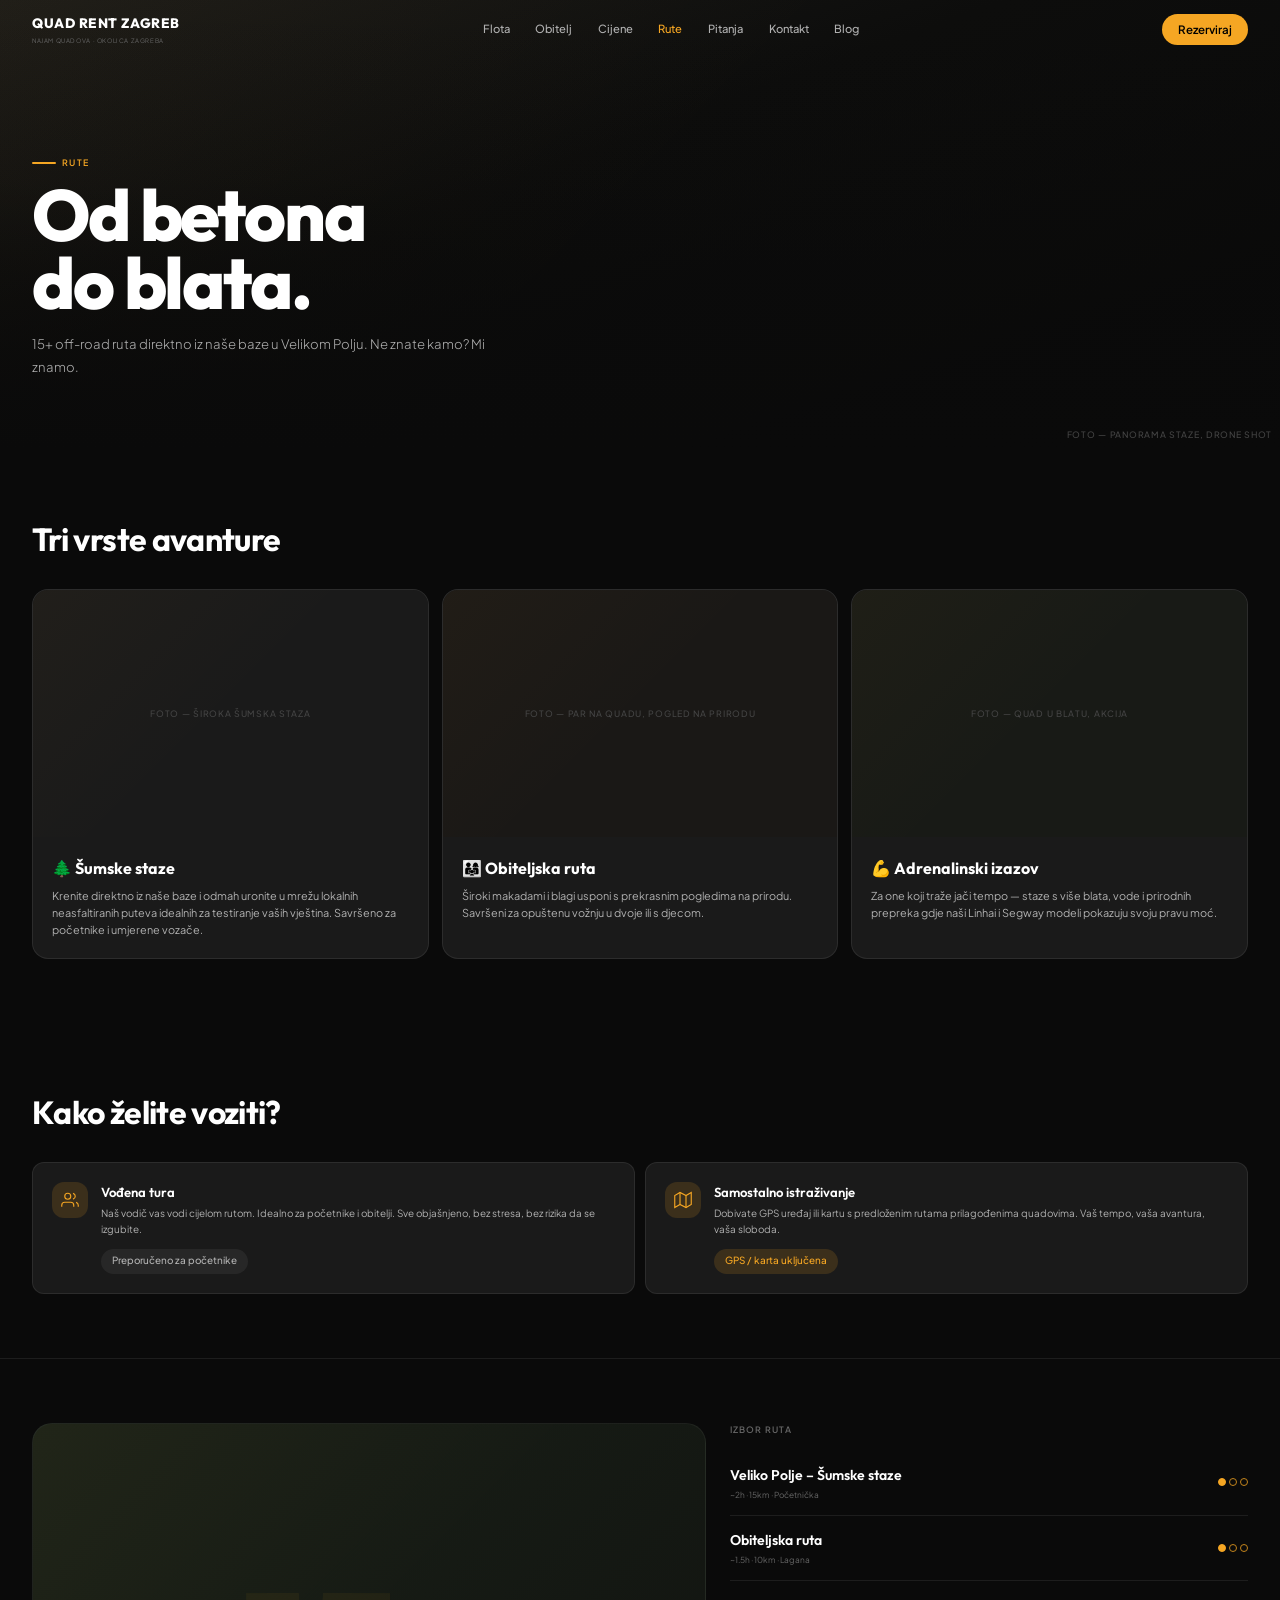
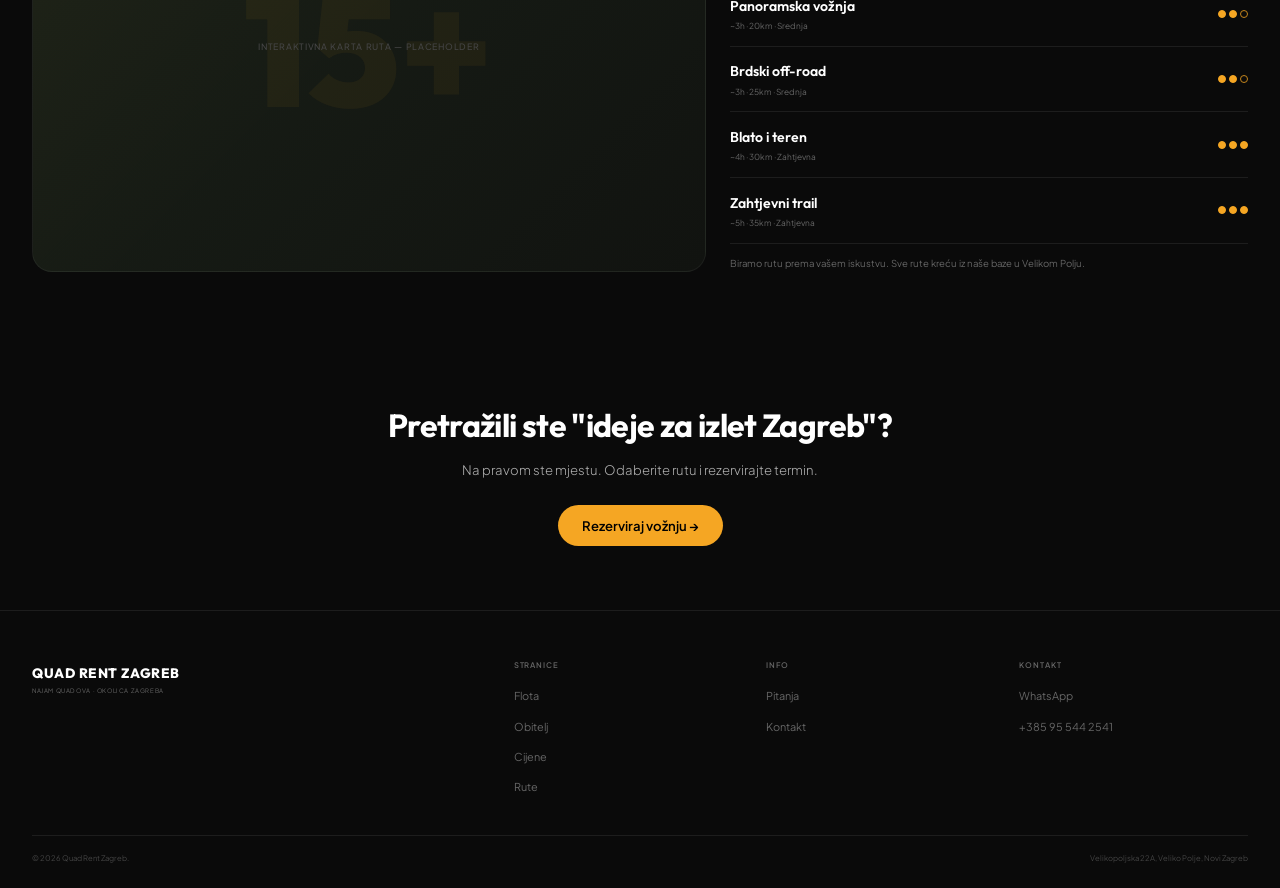
<file: rute.html>
<!DOCTYPE html>
<html lang="hr">
<head>
<meta charset="UTF-8">
<meta name="viewport" content="width=device-width, initial-scale=1.0">
<meta name="description" content="15+ off-road ruta u okolici Zagreba — šumske staze, obiteljske rute, adrenalinski izazovi. Vođene ture ili samostalno istraživanje s GPS-om.">
<title>Rute — Quad Rent Zagreb</title>
<link rel="stylesheet" href="style.css">
</head>
<body>

<div class="mobile-menu" id="mobileMenu"><a href="index.html" onclick="toggleMenu()">Početna</a><a href="quad.html" onclick="toggleMenu()">Flota</a><a href="obitelj.html" onclick="toggleMenu()">Obitelj</a><a href="cijene.html" onclick="toggleMenu()">Cijene</a><a href="rute.html" onclick="toggleMenu()">Rute</a><a href="faq.html" onclick="toggleMenu()">Pitanja</a><a href="kontakt.html" onclick="toggleMenu()">Kontakt</a><a href="blog.html" onclick="toggleMenu()">Blog</a></div>
<nav class="nav" id="nav"><div class="container nav__inner"><a href="index.html" class="nav__logo">Quad Rent Zagreb<small>Najam quadova · okolica Zagreba</small></a><div class="nav__links"><a href="quad.html">Flota</a><a href="obitelj.html">Obitelj</a><a href="cijene.html">Cijene</a><a href="rute.html" class="active">Rute</a><a href="faq.html">Pitanja</a><a href="kontakt.html">Kontakt</a><a href="blog.html">Blog</a></div><button class="btn btn--accent btn--sm nav__book" onclick="openBooking()">Rezerviraj</button><button class="nav__hamburger" id="hamburger" onclick="toggleMenu()" aria-label="Izbornik"><span></span><span></span><span></span></button></div></nav>

<section class="hero hero--short">
  <div class="hero__bg ph"><span class="hero__bg-label">Foto — panorama staze, drone shot</span></div>
  <div class="container hero__content">
    <div class="section-overline">Rute</div>
    <h1 class="hero__headline" style="margin-top:0.6rem">Od betona<br>do blata.</h1>
    <p class="hero__sub">15+ off-road ruta direktno iz naše baze u Velikom Polju. Ne znate kamo? Mi znamo.</p>
  </div>
</section>

<!-- ROUTE TYPES -->
<section class="page-section reveal">
  <div class="container">
    <h2 class="section-title mb-3">Tri vrste avanture</h2>
    <div class="grid-3">
      <div class="card" style="overflow:hidden">
        <div class="ph" style="aspect-ratio:16/10;min-height:180px"><span>Foto — široka šumska staza</span></div>
        <div style="padding:1.2rem">
          <div style="font-family:var(--font-d);font-weight:700;font-size:1rem;margin-bottom:0.3rem">🌲 Šumske staze</div>
          <div style="font-size:0.68rem;color:var(--text-2);line-height:1.6">Krenite direktno iz naše baze i odmah uronite u mrežu lokalnih neasfaltiranih puteva idealnih za testiranje vaših vještina. Savršeno za početnike i umjerene vozače.</div>
        </div>
      </div>
      <div class="card" style="overflow:hidden">
        <div class="ph" style="aspect-ratio:16/10;min-height:180px;background:#1a1816"><span>Foto — par na quadu, pogled na prirodu</span></div>
        <div style="padding:1.2rem">
          <div style="font-family:var(--font-d);font-weight:700;font-size:1rem;margin-bottom:0.3rem">👨‍👩‍👧 Obiteljska ruta</div>
          <div style="font-size:0.68rem;color:var(--text-2);line-height:1.6">Široki makadami i blagi usponi s prekrasnim pogledima na prirodu. Savršeni za opuštenu vožnju u dvoje ili s djecom.</div>
        </div>
      </div>
      <div class="card" style="overflow:hidden">
        <div class="ph" style="aspect-ratio:16/10;min-height:180px;background:#181a16"><span>Foto — quad u blatu, akcija</span></div>
        <div style="padding:1.2rem">
          <div style="font-family:var(--font-d);font-weight:700;font-size:1rem;margin-bottom:0.3rem">💪 Adrenalinski izazov</div>
          <div style="font-size:0.68rem;color:var(--text-2);line-height:1.6">Za one koji traže jači tempo — staze s više blata, vode i prirodnih prepreka gdje naši Linhai i Segway modeli pokazuju svoju pravu moć.</div>
        </div>
      </div>
    </div>
  </div>
</section>

<!-- GUIDED vs SELF -->
<section class="page-section page-section--border reveal">
  <div class="container">
    <h2 class="section-title mb-3">Kako želite voziti?</h2>
    <div class="grid-2">
      <div class="info-card" style="padding:1.2rem">
        <div class="info-card__icon"><svg viewBox="0 0 24 24" fill="none" stroke="currentColor" stroke-width="1.5" style="width:18px;height:18px"><path d="M17 21v-2a4 4 0 00-4-4H5a4 4 0 00-4 4v2"/><circle cx="9" cy="7" r="4"/><path d="M23 21v-2a4 4 0 00-3-3.87M16 3.13a4 4 0 010 7.75"/></svg></div>
        <div>
          <div class="info-card__title">Vođena tura</div>
          <div class="info-card__text" style="margin-bottom:0.5rem">Naš vodič vas vodi cijelom rutom. Idealno za početnike i obitelji. Sve objašnjeno, bez stresa, bez rizika da se izgubite.</div>
          <span class="chip">Preporučeno za početnike</span>
        </div>
      </div>
      <div class="info-card" style="padding:1.2rem">
        <div class="info-card__icon"><svg viewBox="0 0 24 24" fill="none" stroke="currentColor" stroke-width="1.5" style="width:18px;height:18px"><path d="M1 6v16l7-4 8 4 7-4V2l-7 4-8-4-7 4z"/><path d="M8 2v16M16 6v16"/></svg></div>
        <div>
          <div class="info-card__title">Samostalno istraživanje</div>
          <div class="info-card__text" style="margin-bottom:0.5rem">Dobivate GPS uređaj ili kartu s predloženim rutama prilagođenima quadovima. Vaš tempo, vaša avantura, vaša sloboda.</div>
          <span class="chip chip--accent">GPS / karta uključena</span>
        </div>
      </div>
    </div>
  </div>
</section>

<!-- MAP + ROUTE LIST -->
<section class="page-section reveal">
  <div class="container">
    <div style="display:grid;grid-template-columns:1fr;gap:1.5rem" class="routes-layout">

      <div class="ph" style="border-radius:var(--r-xl);min-height:350px;background:linear-gradient(135deg,#1a2118 0%,#111310 100%);position:relative;border:1px solid rgba(255,255,255,0.05)">
        <div style="font-family:var(--font-d);font-weight:900;font-size:clamp(5rem,16vw,10rem);color:rgba(245,166,35,0.06);position:absolute;top:50%;left:50%;transform:translate(-50%,-50%);line-height:1">15+</div>
        <span style="position:relative;z-index:1">Interaktivna karta ruta — placeholder</span>
      </div>

      <div>
        <div style="font-size:0.55rem;font-weight:600;letter-spacing:0.12em;text-transform:uppercase;color:var(--text-3);margin-bottom:0.8rem">Izbor ruta</div>
        <div class="route-row"><div class="route-row__left"><div class="route-row__name">Veliko Polje – Šumske staze</div><div class="route-row__meta">~2h · 15km · Početnička</div></div><div class="route-row__diff"><i class="f"></i><i></i><i></i></div></div>
        <div class="route-row"><div class="route-row__left"><div class="route-row__name">Obiteljska ruta</div><div class="route-row__meta">~1.5h · 10km · Lagana</div></div><div class="route-row__diff"><i class="f"></i><i></i><i></i></div></div>
        <div class="route-row"><div class="route-row__left"><div class="route-row__name">Panoramska vožnja</div><div class="route-row__meta">~3h · 20km · Srednja</div></div><div class="route-row__diff"><i class="f"></i><i class="f"></i><i></i></div></div>
        <div class="route-row"><div class="route-row__left"><div class="route-row__name">Brdski off-road</div><div class="route-row__meta">~3h · 25km · Srednja</div></div><div class="route-row__diff"><i class="f"></i><i class="f"></i><i></i></div></div>
        <div class="route-row"><div class="route-row__left"><div class="route-row__name">Blato i teren</div><div class="route-row__meta">~4h · 30km · Zahtjevna</div></div><div class="route-row__diff"><i class="f"></i><i class="f"></i><i class="f"></i></div></div>
        <div class="route-row"><div class="route-row__left"><div class="route-row__name">Zahtjevni trail</div><div class="route-row__meta">~5h · 35km · Zahtjevna</div></div><div class="route-row__diff"><i class="f"></i><i class="f"></i><i class="f"></i></div></div>
        <p style="margin-top:0.8rem;font-size:0.6rem;color:var(--text-3)">Biramo rutu prema vašem iskustvu. Sve rute kreću iz naše baze u Velikom Polju.</p>
      </div>
    </div>
  </div>
</section>

<!-- CTA -->
<section class="page-section reveal">
  <div class="container" style="text-align:center">
    <h2 class="section-title">Pretražili ste "ideje za izlet Zagreb"?</h2>
    <p class="section-desc" style="margin:0.5rem auto 1.5rem;text-align:center">Na pravom ste mjestu. Odaberite rutu i rezervirajte termin.</p>
    <button class="btn btn--accent" onclick="openBooking()">Rezerviraj vožnju →</button>
  </div>
</section>

<div class="modal-overlay" id="bookingModal" onclick="if(event.target===this)closeBooking()"><div class="modal"><button class="modal__close" onclick="closeBooking()">✕</button><div class="modal__title">Rezerviraj vožnju</div><div class="modal__sub">Odaberi opcije i pošalji nam WhatsApp poruku</div><div class="modal__group"><label class="modal__label">Tip quada</label><div class="modal__toggle modal__toggle--3" id="typeToggle"><button class="modal__toggle-btn active" data-type="standard" onclick="setType('standard')">Standard<span class="toggle-price">550-650cc</span></button><button class="modal__toggle-btn" data-type="linhai1000" onclick="setType('linhai1000')">Linhai 1000<span class="toggle-price">1000cc</span></button><button class="modal__toggle-btn" data-type="kids" onclick="setType('kids')">Dječji<span class="toggle-price">6+ god</span></button></div></div><div class="modal__group"><label class="modal__label">Trajanje</label><div class="modal__toggle" id="durationToggle"><button class="modal__toggle-btn active" data-dur="half" onclick="setDuration('half')">Pola dana<span class="toggle-price" id="halfPrice">€100</span></button><button class="modal__toggle-btn" data-dur="full" onclick="setDuration('full')">Cijeli dan<span class="toggle-price" id="fullPrice">€150</span></button></div></div><div class="modal__group"><label class="modal__label">Datum</label><input type="date" class="modal__input" id="bookDate"></div><div class="modal__group"><label class="modal__label">Broj quadova</label><div class="modal__stepper"><button class="modal__stepper-btn" onclick="changeCount(-1)">−</button><span class="modal__stepper-val" id="countVal">1</span><button class="modal__stepper-btn" onclick="changeCount(1)">+</button></div></div><div class="modal__summary"><div class="modal__summary-row"><span>Quad</span><span id="sumType">Quad (Segway / Linhai 550 / 650)</span></div><div class="modal__summary-row"><span>Trajanje</span><span id="sumDur">Pola dana (6h)</span></div><div class="modal__summary-row"><span>Quadova</span><span id="sumCount">1</span></div><div class="modal__summary-total"><span>Ukupno</span><span id="sumTotal">€100</span></div></div><button class="btn btn--accent btn--block" onclick="sendWhatsApp()" style="padding:0.85rem">Pošalji WhatsApp poruku</button><p class="modal__note">Potvrđujemo u minutama.</p></div></div>

<footer class="footer"><div class="container"><div class="footer__top"><div class="footer__brand"><a href="index.html" class="nav__logo">Quad Rent Zagreb<small>Najam quadova · okolica Zagreba</small></a></div><div><div class="footer__col-title">Stranice</div><ul class="footer__links"><li><a href="quad.html">Flota</a></li><li><a href="obitelj.html">Obitelj</a></li><li><a href="cijene.html">Cijene</a></li><li><a href="rute.html">Rute</a></li></ul></div><div><div class="footer__col-title">Info</div><ul class="footer__links"><li><a href="faq.html">Pitanja</a></li><li><a href="kontakt.html">Kontakt</a></li></ul></div><div><div class="footer__col-title">Kontakt</div><ul class="footer__links"><li><a href="https://wa.me/385955442541">WhatsApp</a></li><li><a href="tel:+385955442541">+385 95 544 2541</a></li></ul></div></div><div class="footer__bottom"><p>© 2026 Quad Rent Zagreb.</p><p>Velikopoljska 22A, Veliko Polje, Novi Zagreb</p></div></div></footer>
<script src="main.js"></script>
<style>@media(min-width:700px){.routes-layout{grid-template-columns:1.3fr 1fr !important}}</style>
</body>
</html>
</file>
<file: style.css>
/* ═══════════════════════════════════════
   QUAD RENT ZAGREB — Global Stylesheet
   Dark theme, amber accents, Polaris-inspired
   ═══════════════════════════════════════ */

@import url('https://fonts.googleapis.com/css2?family=Plus+Jakarta+Sans:wght@300;400;500;600;700;800&family=Outfit:wght@300;400;500;600;700;800;900&display=swap');

*,*::before,*::after{margin:0;padding:0;box-sizing:border-box}

:root {
  --bg: #0a0a0a;
  --bg-alt: #111111;
  --bg-card: #1a1a1a;
  --bg-card-hover: #222222;
  --bg-elevated: #252525;

  --text: #ffffff;
  --text-2: #b0b0b0;
  --text-3: #666666;
  --text-4: #444444;

  --accent: #F5A623;
  --accent-hover: #FFBA42;
  --accent-dim: #c4851c;
  --accent-glow: rgba(245,166,35,0.15);

  --success: #4CAF50;
  --danger: #e74c3c;

  --border: rgba(255,255,255,0.08);
  --border-hover: rgba(255,255,255,0.15);

  --r-sm: 8px;
  --r-md: 12px;
  --r-lg: 16px;
  --r-xl: 20px;
  --r-full: 9999px;

  --font-d: 'Outfit', sans-serif;
  --font-b: 'Plus Jakarta Sans', sans-serif;

  --max-w: 1280px;
  --gutter: 1rem;
}

html{scroll-behavior:smooth;overflow-x:hidden}

body{
  font-family:var(--font-b);
  background:var(--bg);
  color:var(--text);
  line-height:1.6;
  overflow-x:hidden;
  -webkit-font-smoothing:antialiased;
}

img{max-width:100%;display:block}
a{color:inherit;text-decoration:none}
ul{list-style:none}

.container{max-width:var(--max-w);margin:0 auto;padding:0 var(--gutter);width:100%}

/* ═══ TYPOGRAPHY ═══ */
.section-header{display:flex;justify-content:space-between;align-items:flex-end;margin-bottom:1.5rem;flex-wrap:wrap;gap:0.5rem}
.section-title{font-family:var(--font-d);font-weight:700;font-size:clamp(1.3rem,3.5vw,2rem);letter-spacing:-0.02em}
.section-sub{font-size:0.72rem;color:var(--text-3);font-weight:400}
.section-overline{font-size:0.55rem;font-weight:600;letter-spacing:0.12em;text-transform:uppercase;color:var(--accent);display:inline-flex;align-items:center;gap:0.4rem}
.section-overline::before{content:'';width:24px;height:2px;background:var(--accent);border-radius:2px}
.section-desc{font-size:0.82rem;color:var(--text-2);font-weight:300;line-height:1.7;max-width:560px;margin-top:0.5rem}

/* ═══ BUTTONS ═══ */
.btn{
  display:inline-flex;align-items:center;justify-content:center;gap:0.5rem;
  font-family:var(--font-b);font-weight:600;font-size:0.82rem;
  padding:0.75rem 1.5rem;border-radius:var(--r-full);
  border:none;cursor:pointer;transition:all 0.25s cubic-bezier(0.4,0,0.2,1);
  text-decoration:none;white-space:nowrap;
}
.btn--accent{background:var(--accent);color:#000}
.btn--accent:hover{background:var(--accent-hover);box-shadow:0 8px 32px rgba(245,166,35,0.3);transform:translateY(-1px)}
.btn--ghost{background:rgba(255,255,255,0.06);color:var(--text);border:1px solid var(--border)}
.btn--ghost:hover{background:rgba(255,255,255,0.1);border-color:var(--border-hover)}
.btn--outline{background:transparent;color:var(--text);border:1.5px solid var(--accent)}
.btn--outline:hover{background:var(--accent);color:#000}
.btn--sm{padding:0.5rem 1rem;font-size:0.72rem}
.btn--block{width:100%;justify-content:center}
.btn svg{width:16px;height:16px}

/* ═══ CHIPS ═══ */
.chip{display:inline-flex;align-items:center;gap:0.3rem;padding:0.3rem 0.7rem;background:rgba(255,255,255,0.06);border-radius:var(--r-full);font-size:0.62rem;font-weight:500;color:var(--text-2)}
.chip--accent{background:var(--accent-glow);color:var(--accent)}

/* ═══ CARDS ═══ */
.card{background:var(--bg-card);border:1px solid var(--border);border-radius:var(--r-lg);transition:border-color 0.3s}
.card:hover{border-color:var(--border-hover)}
.card--accent{border-color:rgba(245,166,35,0.15);background:linear-gradient(135deg,#1c1c18 0%,#141410 100%)}

/* ═══ PLACEHOLDERS ═══ */
.ph{background:var(--bg-card);display:flex;align-items:center;justify-content:center;position:relative;overflow:hidden}
.ph::before{content:'';position:absolute;inset:0;background:linear-gradient(135deg,rgba(245,166,35,0.03) 0%,transparent 50%)}
.ph span{font-size:0.55rem;font-weight:500;letter-spacing:0.08em;text-transform:uppercase;color:var(--text-4);position:relative;z-index:1;text-align:center;padding:0.5rem}

/* ═══ TBD PLACEHOLDERS (for owner) ═══ */
.tbd{font-size:0.6rem;color:var(--text-3);line-height:1.55;padding:0.3rem 0.5rem;background:rgba(245,166,35,0.06);border-radius:var(--r-sm);border:1px dashed rgba(245,166,35,0.15)}

/* ═══════════════════════════════════════
   NAV
   ═══════════════════════════════════════ */
.nav{position:fixed;top:0;left:0;right:0;z-index:100;padding:0.8rem 0;transition:all 0.4s}
.nav.scrolled{background:rgba(10,10,10,0.88);backdrop-filter:blur(24px) saturate(1.4);border-bottom:1px solid var(--border)}
.nav__inner{display:flex;justify-content:space-between;align-items:center}
.nav__logo{font-family:var(--font-d);font-weight:800;font-size:0.85rem;letter-spacing:0.04em;text-transform:uppercase;color:var(--text);text-decoration:none}
.nav__logo small{display:block;font-family:var(--font-b);font-weight:400;font-size:0.38rem;letter-spacing:0.1em;color:var(--text-3);text-transform:uppercase;margin-top:1px}
.nav__links{display:none;gap:1.6rem;align-items:center}
.nav__links a{font-size:0.7rem;font-weight:500;color:var(--text-2);transition:color 0.2s}
.nav__links a:hover{color:var(--accent)}
.nav__links a.active{color:var(--accent)}
.nav__book{display:none}
.nav__hamburger{display:flex;flex-direction:column;gap:5px;background:none;border:none;cursor:pointer;padding:4px}
.nav__hamburger span{width:22px;height:1.5px;background:var(--text);transition:all 0.3s;border-radius:2px}
.nav__hamburger.active span:nth-child(1){transform:rotate(45deg) translate(4px,5px)}
.nav__hamburger.active span:nth-child(2){opacity:0}
.nav__hamburger.active span:nth-child(3){transform:rotate(-45deg) translate(4px,-5px)}

/* mobile menu */
.mobile-menu{position:fixed;inset:0;background:var(--bg);z-index:99;display:flex;flex-direction:column;justify-content:center;align-items:center;gap:1.6rem;opacity:0;pointer-events:none;transition:opacity 0.4s}
.mobile-menu.open{opacity:1;pointer-events:all}
.mobile-menu a{font-family:var(--font-d);font-size:1.3rem;font-weight:600;color:var(--text-2);transition:color 0.2s}
.mobile-menu a:hover{color:var(--accent)}

/* ═══════════════════════════════════════
   HERO
   ═══════════════════════════════════════ */
.hero{position:relative;min-height:100vh;min-height:100svh;display:flex;align-items:flex-end;overflow:hidden}
.hero--short{min-height:50vh;min-height:50svh}
.hero__bg{position:absolute;inset:0;background:linear-gradient(160deg,#1a1a18 0%,#0d0d0c 40%,#080808 100%)}
.hero__bg::after{content:'';position:absolute;inset:0;background:linear-gradient(to top,var(--bg) 0%,rgba(10,10,10,0.6) 35%,rgba(10,10,10,0.15) 60%,transparent 100%)}
.hero__bg-label{position:absolute;top:50%;left:50%;transform:translate(-50%,-50%);font-size:0.45rem;letter-spacing:0.15em;text-transform:uppercase;color:var(--text-4);z-index:1;text-align:center}
.hero__play{position:absolute;top:45%;left:50%;transform:translate(-50%,-50%);z-index:3;width:72px;height:72px;border-radius:50%;border:2px solid rgba(255,255,255,0.25);display:flex;align-items:center;justify-content:center;cursor:pointer;backdrop-filter:blur(8px);background:rgba(255,255,255,0.05);transition:all 0.3s}
.hero__play:hover{border-color:var(--accent);background:rgba(245,166,35,0.1);transform:translate(-50%,-50%) scale(1.08)}
.hero__play::after{content:'';border-left:14px solid #fff;border-top:8px solid transparent;border-bottom:8px solid transparent;margin-left:3px}
.hero__content{position:relative;z-index:3;padding-bottom:3rem;width:100%}
.hero__headline{font-family:var(--font-d);font-weight:800;font-size:clamp(2rem,6vw,4.5rem);line-height:0.95;letter-spacing:-0.03em;margin-bottom:1rem}
.hero__sub{font-size:0.82rem;color:var(--text-2);font-weight:300;line-height:1.7;max-width:500px;margin-bottom:1.5rem}
.hero__actions{display:flex;flex-wrap:wrap;gap:0.6rem;margin-bottom:2rem}
.hero__stats{display:flex;gap:1.5rem;flex-wrap:wrap;padding-top:1.2rem;border-top:1px solid var(--border)}
.hero__stat{display:flex;flex-direction:column;gap:0.1rem}
.hero__stat-val{font-family:var(--font-d);font-weight:700;font-size:1.3rem}
.hero__stat-label{font-size:0.52rem;font-weight:500;letter-spacing:0.06em;text-transform:uppercase;color:var(--text-3)}

/* ═══════════════════════════════════════
   TRUST BAR
   ═══════════════════════════════════════ */
.trust-bar{padding:3rem 0;border-top:1px solid var(--border);border-bottom:1px solid var(--border)}
.trust-bar__grid{display:grid;grid-template-columns:repeat(2,1fr);gap:1.5rem}
.trust-bar__item{display:flex;flex-direction:column;align-items:center;text-align:center;gap:0.5rem}
.trust-bar__icon{width:44px;height:44px;border-radius:var(--r-md);background:var(--accent-glow);display:flex;align-items:center;justify-content:center;color:var(--accent)}
.trust-bar__icon svg{width:20px;height:20px}
.trust-bar__title{font-family:var(--font-d);font-weight:600;font-size:0.78rem}
.trust-bar__text{font-size:0.62rem;color:var(--text-3);line-height:1.55;max-width:200px}

/* ═══════════════════════════════════════
   FLEET CARDS
   ═══════════════════════════════════════ */
.fleet-grid{display:grid;grid-template-columns:1fr;gap:1rem}
.fleet-card{border-radius:var(--r-lg);overflow:hidden;background:var(--bg-card);border:1px solid var(--border);transition:all 0.3s}
.fleet-card:hover{border-color:var(--border-hover);transform:translateY(-2px)}
.fleet-card__img{aspect-ratio:16/10;min-height:200px}
.fleet-card__body{padding:1.2rem;display:flex;flex-direction:column;gap:0.6rem}
.fleet-card__badge{position:absolute;top:0.8rem;left:0.8rem;z-index:2}
.fleet-card__name{font-family:var(--font-d);font-weight:700;font-size:1rem;letter-spacing:-0.01em}
.fleet-card__count{font-size:0.55rem;font-weight:500;color:var(--text-3);letter-spacing:0.06em;text-transform:uppercase}
.fleet-card__desc{font-size:0.68rem;color:var(--text-2);font-weight:300;line-height:1.6}
.fleet-card__specs{display:flex;gap:0.4rem;flex-wrap:wrap}
.fleet-card__price{display:flex;align-items:baseline;gap:0.3rem;padding-top:0.5rem;border-top:1px solid var(--border)}
.fleet-card__price-val{font-family:var(--font-d);font-weight:700;font-size:1.3rem}
.fleet-card__price-label{font-size:0.52rem;color:var(--text-3)}

/* ═══════════════════════════════════════
   SCROLLABLE CARDS (categories)
   ═══════════════════════════════════════ */
.cat-scroll{display:flex;gap:0.8rem;overflow-x:auto;padding-bottom:1rem;scroll-snap-type:x mandatory;-webkit-overflow-scrolling:touch;scrollbar-width:none}
.cat-scroll::-webkit-scrollbar{display:none}
.cat-card{flex:0 0 260px;scroll-snap-align:start;border-radius:var(--r-lg);overflow:hidden;position:relative;cursor:pointer;transition:transform 0.3s}
.cat-card:hover{transform:translateY(-4px)}
.cat-card__img{aspect-ratio:3/4}
.cat-card__overlay{position:absolute;bottom:0;left:0;right:0;padding:1.2rem;background:linear-gradient(to top,rgba(0,0,0,0.85) 0%,transparent 100%);border-radius:0 0 var(--r-lg) var(--r-lg)}
.cat-card__title{font-family:var(--font-d);font-weight:700;font-size:1rem;color:#fff;margin-bottom:0.2rem}
.cat-card__desc{font-size:0.6rem;color:rgba(255,255,255,0.6)}

/* ═══════════════════════════════════════
   PRICING CARDS
   ═══════════════════════════════════════ */
.pricing-grid{display:grid;grid-template-columns:1fr;gap:1rem;max-width:900px}
.pricing-card{background:var(--bg-card);border-radius:var(--r-lg);padding:1.5rem;border:1px solid var(--border);transition:border-color 0.3s;position:relative;display:flex;flex-direction:column;gap:1rem}
.pricing-card:hover{border-color:var(--border-hover)}
.pricing-card--pop{border-color:var(--accent-dim);background:linear-gradient(180deg,rgba(245,166,35,0.04) 0%,var(--bg-card) 40%)}
.pricing-card__badge{position:absolute;top:-0.6rem;right:1rem;background:var(--accent);color:#000;font-size:0.5rem;font-weight:700;letter-spacing:0.06em;text-transform:uppercase;padding:0.2rem 0.6rem;border-radius:var(--r-full)}
.pricing-card__type{font-size:0.58rem;font-weight:600;letter-spacing:0.1em;text-transform:uppercase;color:var(--text-3)}
.pricing-card__price{font-family:var(--font-d);font-weight:800;font-size:2.5rem;line-height:1}
.pricing-card__price small{font-size:0.35em;font-weight:400;color:var(--text-3);margin-left:0.3rem}
.pricing-card__duration{font-size:0.72rem;color:var(--text-2);font-weight:300}
.pricing-card__features{display:flex;flex-direction:column;gap:0.45rem;padding-top:0.8rem;border-top:1px solid var(--border);flex:1}
.pricing-card__features li{display:flex;align-items:center;gap:0.4rem;font-size:0.72rem;color:var(--text-2);font-weight:400;list-style:none}
.pricing-card__features li::before{content:'';width:5px;height:5px;background:var(--accent);border-radius:50%;flex-shrink:0}

/* ═══════════════════════════════════════
   ROUTE CARDS
   ═══════════════════════════════════════ */
.route-row{display:flex;justify-content:space-between;align-items:center;padding:0.85rem 0;border-bottom:1px solid var(--border);gap:0.5rem;cursor:pointer;transition:background 0.2s}
.route-row:hover{background:rgba(255,255,255,0.02)}
.route-row__left{display:flex;flex-direction:column;gap:0.1rem}
.route-row__name{font-family:var(--font-d);font-weight:600;font-size:0.88rem}
.route-row__meta{font-size:0.52rem;color:var(--text-3)}
.route-row__diff{display:flex;gap:3px}
.route-row__diff i{width:8px;height:8px;border-radius:50%;border:1.5px solid var(--accent-dim);font-style:normal}
.route-row__diff i.f{background:var(--accent);border-color:var(--accent)}

/* ═══════════════════════════════════════
   INFO CARDS (rules, included, etc.)
   ═══════════════════════════════════════ */
.info-card{background:var(--bg-card);border:1px solid var(--border);border-radius:var(--r-md);padding:1rem;display:flex;gap:0.8rem;align-items:flex-start}
.info-card__icon{width:36px;height:36px;min-width:36px;border-radius:var(--r-md);background:var(--accent-glow);display:flex;align-items:center;justify-content:center;color:var(--accent);font-size:0.9rem}
.info-card__icon svg{width:18px;height:18px}
.info-card__title{font-family:var(--font-d);font-weight:600;font-size:0.82rem;margin-bottom:0.15rem}
.info-card__text{font-size:0.62rem;color:var(--text-2);line-height:1.6}

/* ═══════════════════════════════════════
   REVIEW CARDS
   ═══════════════════════════════════════ */
.review-card{background:var(--bg-card);border:1px solid var(--border);border-radius:var(--r-lg);padding:1.2rem}
.review-card__head{display:flex;justify-content:space-between;align-items:center;margin-bottom:0.6rem}
.review-card__author{display:flex;align-items:center;gap:0.5rem}
.review-card__avatar{width:32px;height:32px;border-radius:50%;background:var(--accent-glow);display:flex;align-items:center;justify-content:center;font-family:var(--font-d);font-weight:700;font-size:0.7rem;color:var(--accent)}
.review-card__name{font-size:0.72rem;font-weight:600}
.review-card__src{font-size:0.48rem;color:var(--text-4)}
.review-card__stars{color:var(--accent);font-size:0.6rem}
.review-card__text{font-size:0.68rem;color:var(--text-2);line-height:1.65;font-style:italic}

/* ═══════════════════════════════════════
   GALLERY
   ═══════════════════════════════════════ */
.gallery-grid{display:grid;grid-template-columns:1fr 1fr;gap:0.4rem}
.gallery-item{border-radius:var(--r-md);overflow:hidden;aspect-ratio:1;position:relative;cursor:pointer;transition:opacity 0.3s}
.gallery-item:hover{opacity:0.85}
.gallery-item--tall{grid-row:span 2;aspect-ratio:auto}
.gallery-item--wide{grid-column:span 2;aspect-ratio:21/9}

/* ═══════════════════════════════════════
   FAQ
   ═══════════════════════════════════════ */
.faq-list{max-width:700px}
.faq-item{border-bottom:1px solid var(--border)}
.faq-q{width:100%;display:flex;justify-content:space-between;align-items:center;padding:0.9rem 0;background:none;border:none;cursor:pointer;font-family:var(--font-b);font-size:0.82rem;font-weight:500;color:var(--text);text-align:left;gap:0.5rem}
.faq-q:hover{color:var(--accent)}
.faq-toggle{width:28px;height:28px;border-radius:50%;background:rgba(255,255,255,0.04);display:flex;align-items:center;justify-content:center;flex-shrink:0;font-size:1rem;color:var(--text-3);transition:all 0.3s}
.faq-item.open .faq-toggle{background:var(--accent-glow);color:var(--accent);transform:rotate(45deg)}
.faq-a{max-height:0;overflow:hidden;transition:max-height 0.4s ease}
.faq-item.open .faq-a{max-height:300px}
.faq-a p{font-size:0.74rem;color:var(--text-2);line-height:1.7;font-weight:300;padding-bottom:0.8rem;max-width:550px}

/* ═══════════════════════════════════════
   CTA BANNER
   ═══════════════════════════════════════ */
.cta-banner{background:linear-gradient(135deg,#1a1a18,#111);border-radius:var(--r-xl);padding:2.5rem 1.5rem;border:1px solid var(--border);position:relative;overflow:hidden}
.cta-banner::before{content:'';position:absolute;top:-50%;left:-50%;width:200%;height:200%;background:radial-gradient(circle at 50% 80%,rgba(245,166,35,0.06) 0%,transparent 50%);pointer-events:none}
.cta-banner__title{font-family:var(--font-d);font-weight:800;font-size:clamp(1.6rem,4.5vw,2.5rem);line-height:1.05;letter-spacing:-0.02em;position:relative}
.cta-banner__sub{font-size:0.78rem;color:var(--text-2);font-weight:300;max-width:380px;position:relative}
.cta-banner__phone{font-family:var(--font-d);font-weight:600;font-size:1rem;color:var(--accent);position:relative}

/* ═══════════════════════════════════════
   BOOKING MODAL
   ═══════════════════════════════════════ */
.modal-overlay{position:fixed;inset:0;z-index:200;background:rgba(0,0,0,0.7);backdrop-filter:blur(8px);display:flex;align-items:center;justify-content:center;padding:1rem;opacity:0;pointer-events:none;transition:opacity 0.35s}
.modal-overlay.open{opacity:1;pointer-events:all}
.modal{background:var(--bg-alt);border:1px solid var(--border);border-radius:var(--r-xl);width:100%;max-width:440px;max-height:90vh;overflow-y:auto;padding:1.5rem;position:relative;transform:translateY(20px) scale(0.97);transition:transform 0.35s cubic-bezier(0.4,0,0.2,1)}
.modal-overlay.open .modal{transform:translateY(0) scale(1)}
.modal__close{position:absolute;top:1rem;right:1rem;width:32px;height:32px;border-radius:50%;background:rgba(255,255,255,0.06);border:none;color:var(--text-3);font-size:1.1rem;cursor:pointer;display:flex;align-items:center;justify-content:center;transition:all 0.2s}
.modal__close:hover{background:rgba(255,255,255,0.1);color:var(--text)}
.modal__title{font-family:var(--font-d);font-weight:700;font-size:1.2rem;margin-bottom:0.3rem}
.modal__sub{font-size:0.68rem;color:var(--text-3);margin-bottom:1.2rem}
.modal__group{margin-bottom:1rem}
.modal__label{display:block;font-size:0.6rem;font-weight:600;letter-spacing:0.06em;text-transform:uppercase;color:var(--text-3);margin-bottom:0.4rem}
.modal__toggle{display:grid;grid-template-columns:1fr 1fr;gap:0.4rem}
.modal__toggle--3{grid-template-columns:1fr 1fr 1fr}
.modal__toggle-btn{padding:0.65rem 0.5rem;background:rgba(255,255,255,0.04);border:1.5px solid var(--border);border-radius:var(--r-md);font-family:var(--font-b);font-size:0.68rem;font-weight:500;color:var(--text-2);cursor:pointer;transition:all 0.2s;text-align:center}
.modal__toggle-btn:hover{border-color:var(--border-hover)}
.modal__toggle-btn.active{border-color:var(--accent);background:var(--accent-glow);color:var(--accent)}
.modal__toggle-btn .toggle-price{display:block;font-family:var(--font-d);font-weight:700;font-size:1rem;margin-top:0.15rem;color:var(--text)}
.modal__toggle-btn.active .toggle-price{color:var(--accent)}
.modal__input{width:100%;padding:0.65rem 0.8rem;background:rgba(255,255,255,0.04);border:1.5px solid var(--border);border-radius:var(--r-md);font-family:var(--font-b);font-size:0.78rem;color:var(--text);outline:none;transition:border-color 0.2s;-webkit-appearance:none}
.modal__input:focus{border-color:var(--accent)}
.modal__input::placeholder{color:var(--text-4)}
.modal__input[type="date"]{color-scheme:dark}
.modal__stepper{display:flex;align-items:center;gap:0.6rem}
.modal__stepper-btn{width:36px;height:36px;border-radius:50%;background:rgba(255,255,255,0.06);border:1.5px solid var(--border);color:var(--text);font-size:1.1rem;font-weight:500;cursor:pointer;display:flex;align-items:center;justify-content:center;transition:all 0.2s;font-family:var(--font-b)}
.modal__stepper-btn:hover{border-color:var(--accent);color:var(--accent)}
.modal__stepper-val{font-family:var(--font-d);font-weight:700;font-size:1.2rem;min-width:28px;text-align:center}
.modal__summary{background:rgba(255,255,255,0.03);border:1px solid var(--border);border-radius:var(--r-md);padding:0.8rem;margin-bottom:1rem;display:flex;flex-direction:column;gap:0.3rem}
.modal__summary-row{display:flex;justify-content:space-between;font-size:0.68rem;color:var(--text-2)}
.modal__summary-row span:last-child{font-weight:600;color:var(--text)}
.modal__summary-total{display:flex;justify-content:space-between;padding-top:0.4rem;border-top:1px solid var(--border);font-size:0.78rem;font-weight:600}
.modal__summary-total span:last-child{font-family:var(--font-d);font-weight:800;font-size:1.1rem;color:var(--accent)}
.modal__note{text-align:center;font-size:0.52rem;color:var(--text-4);margin-top:0.6rem}

/* ═══════════════════════════════════════
   FOOTER
   ═══════════════════════════════════════ */
.footer{padding:3rem 0 1.5rem;border-top:1px solid var(--border)}
.footer__top{display:grid;grid-template-columns:1fr 1fr;gap:1.5rem;margin-bottom:2rem}
.footer__brand{grid-column:1/-1;margin-bottom:0.5rem}
.footer__brand p{font-size:0.62rem;color:var(--text-3);line-height:1.6;max-width:280px;margin-top:0.5rem}
.footer__col-title{font-size:0.48rem;font-weight:600;letter-spacing:0.12em;text-transform:uppercase;color:var(--text-3);margin-bottom:0.6rem}
.footer__links li{margin-bottom:0.3rem}
.footer__links a{font-size:0.68rem;color:var(--text-3);transition:color 0.2s}
.footer__links a:hover{color:var(--accent)}
.footer__socials{display:flex;gap:0.5rem}
.footer__socials a{width:32px;height:32px;border-radius:var(--r-md);background:rgba(255,255,255,0.04);display:flex;align-items:center;justify-content:center;font-size:0.52rem;color:var(--text-3);font-weight:600;transition:all 0.2s}
.footer__socials a:hover{background:var(--accent-glow);color:var(--accent)}
.footer__bottom{padding-top:1rem;border-top:1px solid var(--border);display:flex;justify-content:space-between;align-items:center;flex-wrap:wrap;gap:0.4rem}
.footer__bottom p{font-size:0.48rem;color:var(--text-4)}

/* ═══════════════════════════════════════
   PAGE SECTIONS
   ═══════════════════════════════════════ */
.page-section{padding:4rem 0}
.page-section--border{border-bottom:1px solid var(--border)}

/* ═══════════════════════════════════════
   UTILITIES
   ═══════════════════════════════════════ */
.reveal{opacity:0;transform:translateY(24px);transition:opacity 0.7s cubic-bezier(0.4,0,0.2,1),transform 0.7s cubic-bezier(0.4,0,0.2,1)}
.reveal.visible{opacity:1;transform:translateY(0)}
.mt-1{margin-top:0.5rem}.mt-2{margin-top:1rem}.mt-3{margin-top:1.5rem}.mt-4{margin-top:2rem}
.mb-1{margin-bottom:0.5rem}.mb-2{margin-bottom:1rem}.mb-3{margin-bottom:1.5rem}
.text-accent{color:var(--accent)}
.text-muted{color:var(--text-3)}
.grid-2{display:grid;grid-template-columns:1fr;gap:0.6rem}
.grid-3{display:grid;grid-template-columns:1fr;gap:0.8rem}

/* ═══════════════════════════════════════
   RESPONSIVE
   ═══════════════════════════════════════ */
@media(min-width:640px){
  :root{--gutter:1.5rem}
  .trust-bar__grid{grid-template-columns:repeat(3,1fr)}
  .fleet-grid{grid-template-columns:repeat(2,1fr)}
  .pricing-grid{grid-template-columns:repeat(2,1fr)}
  .gallery-grid{grid-template-columns:repeat(3,1fr)}
  .grid-2{grid-template-columns:1fr 1fr}
  .grid-3{grid-template-columns:1fr 1fr}
  .footer__top{grid-template-columns:2fr 1fr 1fr}
  .footer__brand{grid-column:auto}
  .footer__bottom{flex-direction:row}
}

@media(min-width:960px){
  :root{--gutter:2rem}
  .nav__links{display:flex}
  .nav__book{display:inline-flex}
  .nav__hamburger{display:none}
  .trust-bar__grid{grid-template-columns:repeat(5,1fr)}
  .fleet-grid{grid-template-columns:repeat(2,1fr)}
  .pricing-grid{grid-template-columns:repeat(3,1fr)}
  .gallery-grid{grid-template-columns:repeat(4,1fr)}
  .grid-2{grid-template-columns:1fr 1fr}
  .grid-3{grid-template-columns:1fr 1fr 1fr}
  .footer__top{grid-template-columns:2fr 1fr 1fr 1fr}
}
</file>
